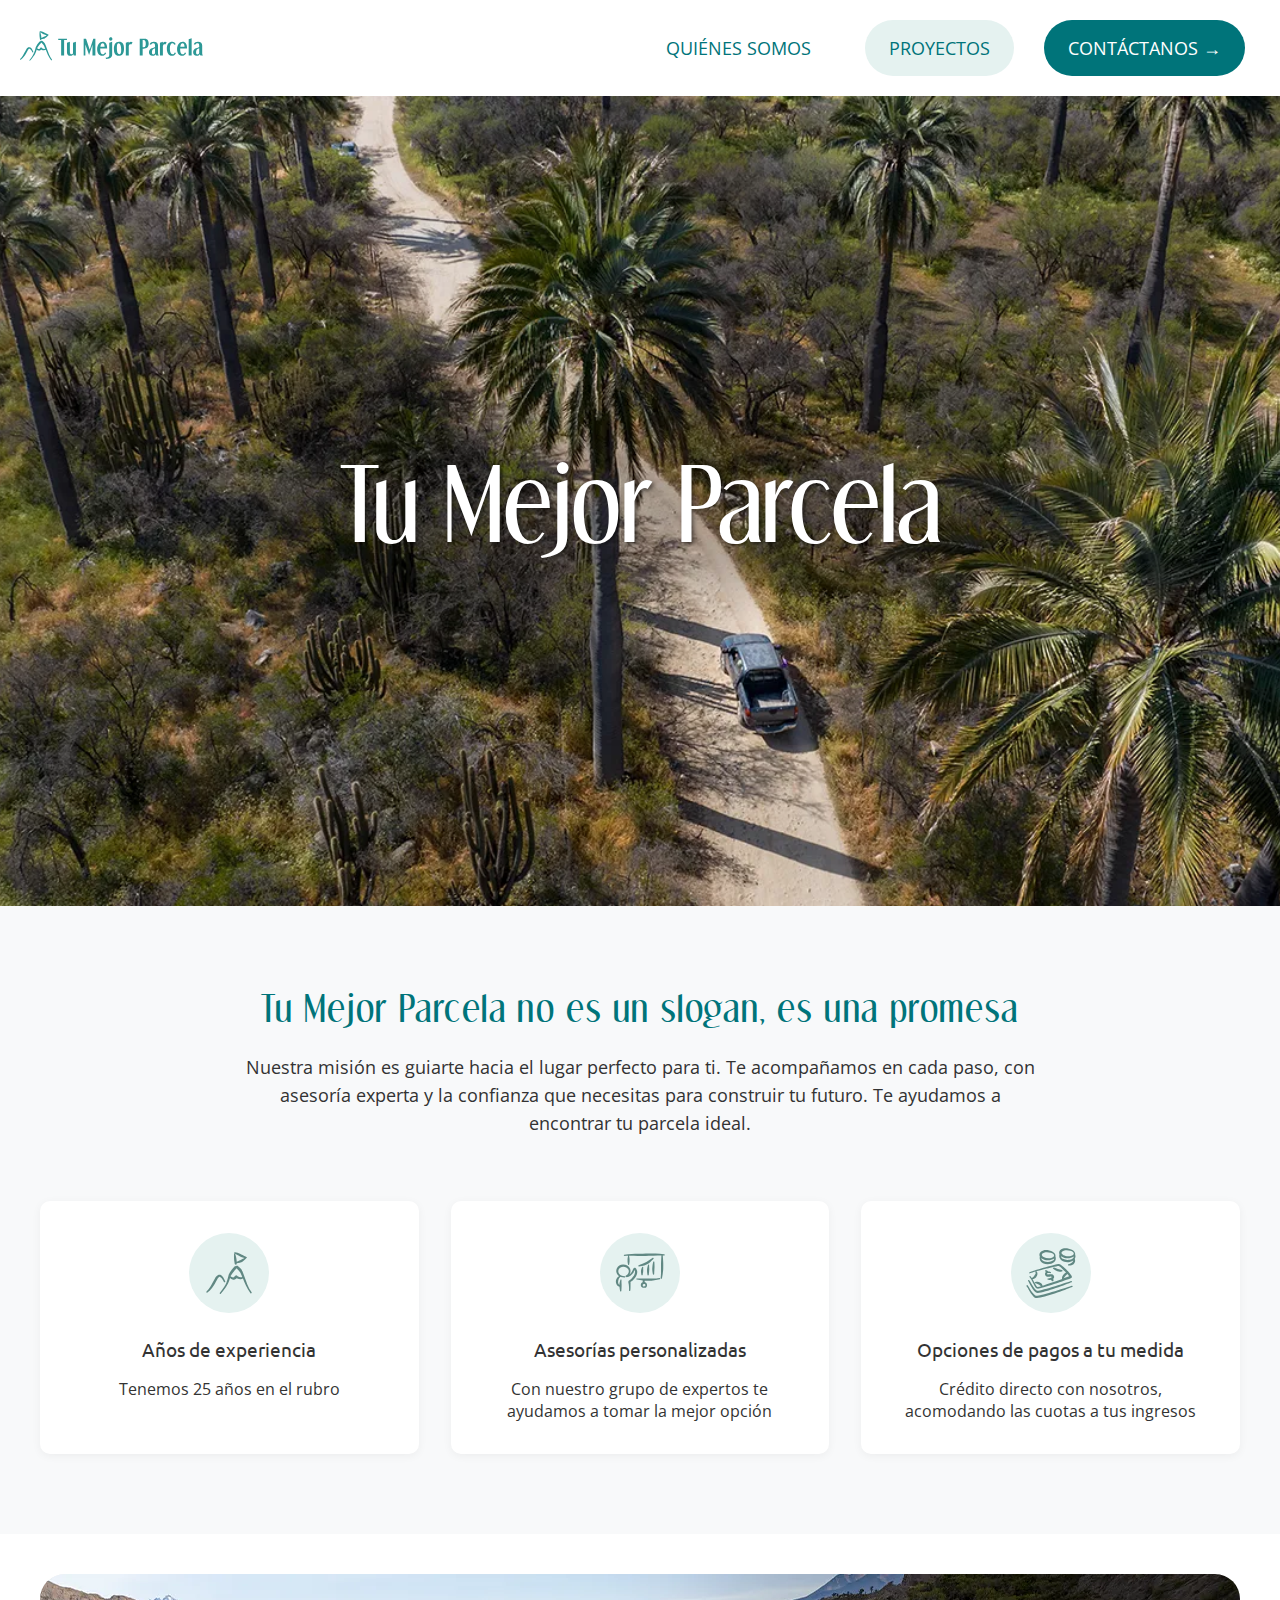
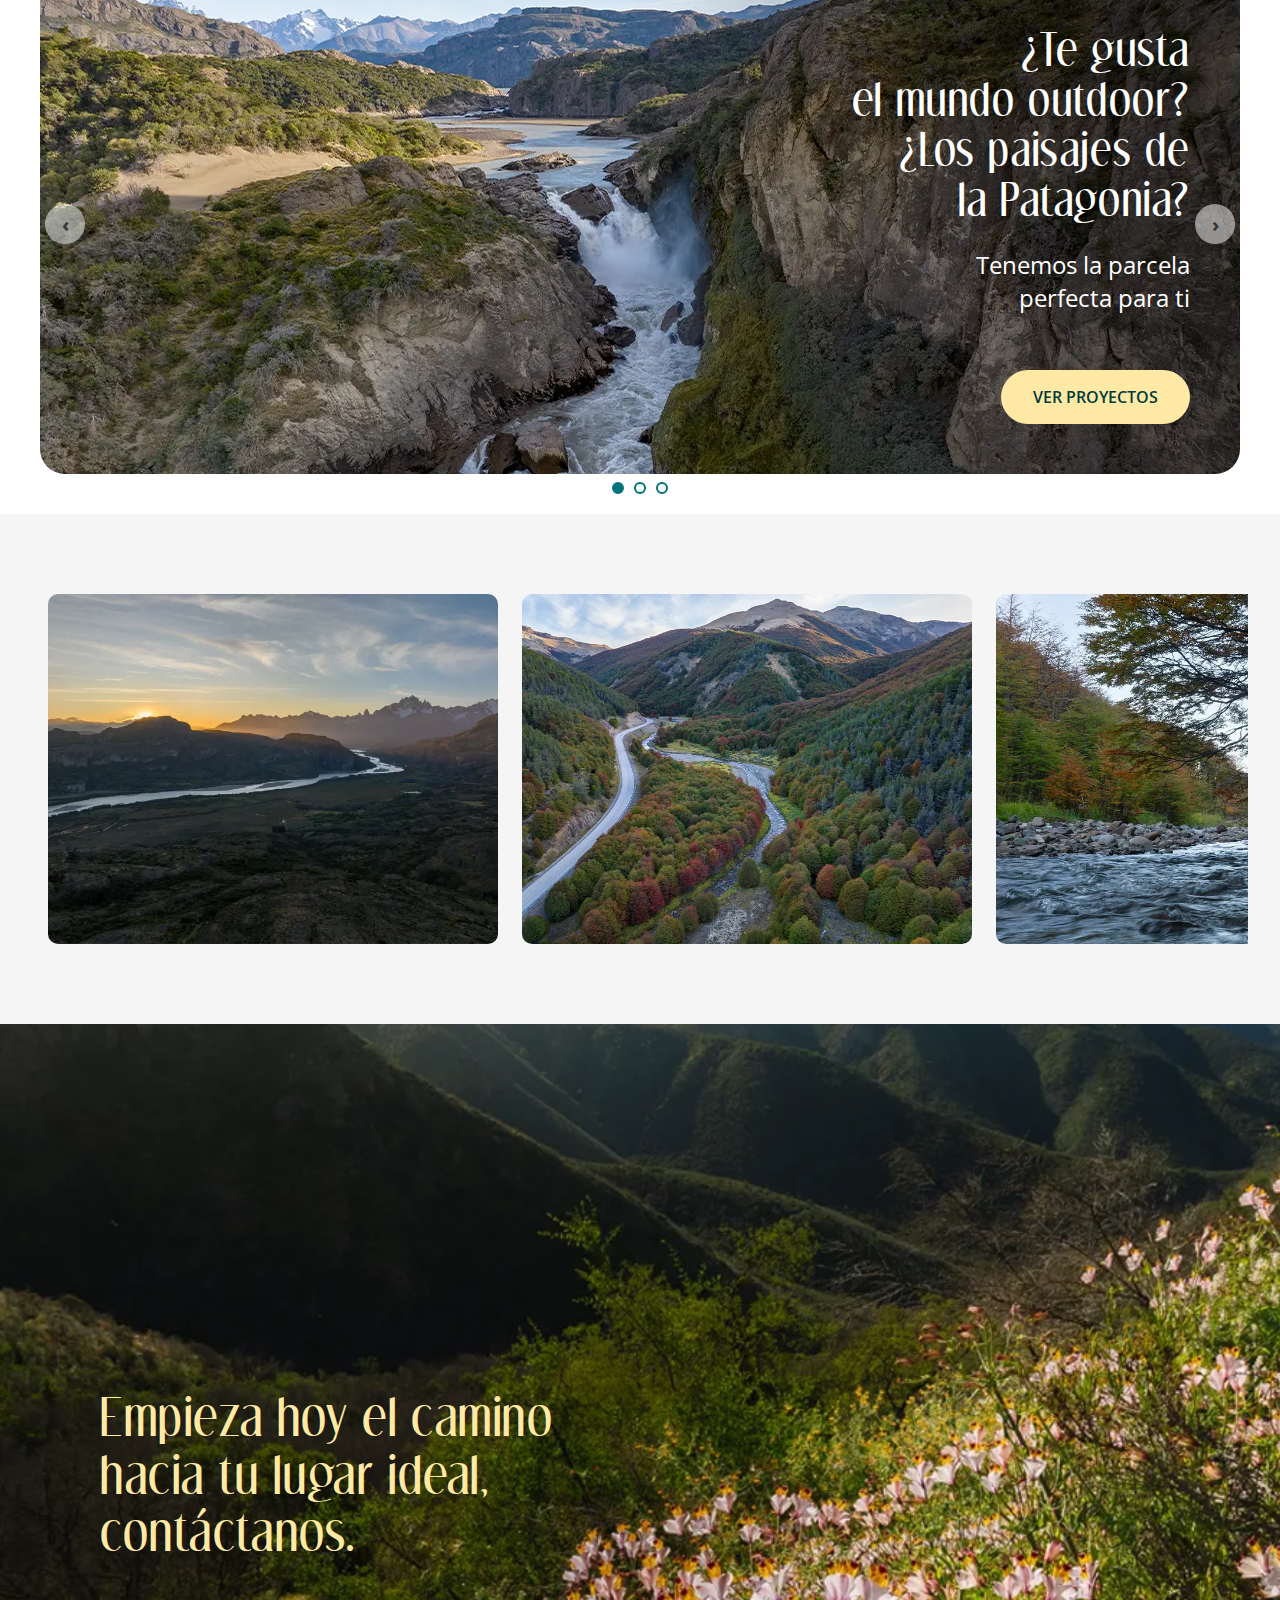
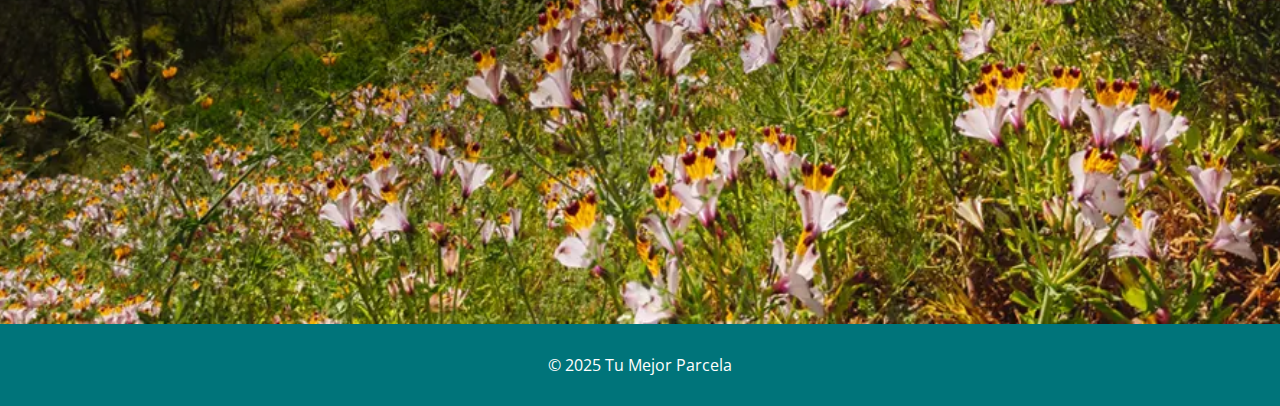
<file: index.html>
<!DOCTYPE html>
<html lang="es">
<head>
    <meta charset="UTF-8">
    <meta name="viewport" content="width=device-width, initial-scale=1.0">
    <title>Inicio | Tu Mejor Parcela</title>
    <meta name="description" content="Descubre un nuevo estilo de vida con Tu Mejor Parcela, donde podrás conectar con la naturaleza, disfrutar de la tranquilidad y construir el hogar de tus sueños. Con 25 años en el rubro, te ayudamos con asesoría experta y opciones de pago personalizadas para que encuentres tu parcela ideal. Ya sea un refugio de fin de semana, un lugar para vivir rodeado de naturaleza o una inversión a largo plazo, ¡tenemos la opción perfecta para ti! vive la experiencia que siempre soñaste.">
    <meta name="keywords" content="proyectos, terreno, sostenibilidad, parcelas, arquitectura, paisajismo, paisaje, estilo de vida, patagonia, chile, regiones, naturales, naturaleza, turismo, vida, hogar, inversión, plusvalía">
    <!-- Favicon -->
    <link href="assets/icons/parcela_icon.svg" rel="icon">
    <link rel="preconnect" href="https://fonts.googleapis.com">
    <link rel="preconnect" href="https://fonts.gstatic.com" crossorigin>
    <link href="https://fonts.googleapis.com/css2?family=Open+Sans:wght@300;400;500;600;700&display=swap" rel="stylesheet">
    <link href="https://fonts.googleapis.com/css2?family=Ubuntu&display=swap" rel="stylesheet">
    <link rel="stylesheet" href="assets/css/style.css">
    
</head>
<body>
    <nav class="navbar">
        <div class="logo">
            <a href="./index.html">
                <img src="assets/icons/logo.svg" alt="Logo">
            </a>
        </div>
    
        <!-- Checkbox para controlar el menú -->
        <input type="checkbox" class="menu-toggle" id="toggle-menu">
    
        <!-- Icono del menú (hamburguesa) -->
        <label for="toggle-menu" class="navbar-toggle">&#9776;</label>
    
        <!-- Enlaces del menú -->
        <div class="nav-links">
            <a href="./quienes-somos/index.html" class="nav-item">QUIÉNES SOMOS</a>
            <a href="./proyectos/index.html" class="nav-item proyectos">PROYECTOS</a>
            <a href="#contacto" class="nav-item contactanos">CONTÁCTANOS →</a>
        </div>
    </nav>

    <section class="hero">
        <div class="hero-content">
            <h1>Tu Mejor Parcela</h1>
        </div>
    </section>

    <section class="beneficios">
        <div class="beneficios-header">
            <h2>Tu Mejor Parcela no es un slogan, es una promesa</h2>
            <p>Nuestra misión es guiarte hacia el lugar perfecto para ti. Te acompañamos en cada paso, con asesoría experta y la confianza que necesitas para construir tu futuro. Te ayudamos a encontrar tu parcela ideal.</p>
        </div>
        
        <div class="beneficios-grid">
            <div class="beneficio-card">
                <div class="beneficio-icon">
                    <img src="assets/icons/experiencia.svg" alt="Experiencia">
                </div>
                <h3>Años de experiencia</h3>
                <p>Tenemos 25 años en el rubro</p>
            </div>

            <div class="beneficio-card">
                <div class="beneficio-icon">
                    <img src="assets/icons/asesorias.svg" alt="Asesoría">
                </div>
                <h3>Asesorías personalizadas</h3>
                <p>Con nuestro grupo de expertos te ayudamos a tomar la mejor opción</p>
            </div>

            <div class="beneficio-card">
                <div class="beneficio-icon">
                    <img src="assets/icons/pago.svg" alt="Pagos">
                </div>
                <h3>Opciones de pagos a tu medida</h3>
                <p>Crédito directo con nosotros, acomodando las cuotas a tus ingresos</p>
            </div>
        </div>
    </section>

    <section class="slider-section">
        <div class="slider">
            <button class="slider-arrow prev">‹</button>
            <button class="slider-arrow next">›</button>
            
            <div class="slider-container">
                <div class="slide active">
                    <div class="slide-wrapper">
                        <img src="assets/img/slides//terreno-parcela-slide1.webp" alt="Paisaje Patagonia">
                        <div class="slide-content">
                            <h2>¿Te gusta<br>el mundo outdoor?<br>¿Los paisajes de<br>la Patagonia?</h2>
                            <p>Tenemos la parcela<br>perfecta para ti</p>
                            <a href="./proyectos/index.html" class="btn-proyectos">VER PROYECTOS</a>
                        </div>
                    </div>
                </div>
                <div class="slide">
                    <div class="slide-wrapper">
                        <img src="assets/img/slides/terreno-parcela-slide2.webp" alt="Paisaje Patagonia">
                        <div class="slide-content">
                            <h2>¿Quieres<br>invertir?</h2>
                            <p>Tenemos la parcela<br>perfecta para ti</p>
                            <a href="./proyectos/index.html" class="btn-proyectos">VER PROYECTOS</a>
                        </div>
                    </div>
                </div>
                <div class="slide">
                    <div class="slide-wrapper">
                        <img src="assets/img/slides/terreno-parcela-slide3.webp" alt="Paisaje Patagonia">
                        <div class="slide-content">
                            <h2>¿Quieres la paz y la<br>tranquilidad de<br>vivir en medio de<br>la Naturaleza?</h2>
                            <p>Tenemos la parcela<br>perfecta para ti</p>
                            <a href="./proyectos/index.html" class="btn-proyectos">VER PROYECTOS</a>
                        </div>
                    </div>
                </div>
            </div>

            <div class="slider-dots">
                <span class="dot active" data-index="0"></span>
                <span class="dot" data-index="1"></span>
                <span class="dot" data-index="2"></span>
            </div>
        </div>
    </section>

    <section class="gallery">
        <div class="gallery-container">
            <div class="gallery-item">
                <img src="assets/img/gallery-inicio/gal-parcela-aysen-01.webp" alt="Imagen 1">
            </div>
            <div class="gallery-item">
                <img src="assets/img/gallery-inicio/gal-parcela-aysen-02.webp" alt="Imagen 2">
            </div>
            <div class="gallery-item">
                <img src="assets/img/gallery-inicio/gal-parcela-aysen-04.webp" alt="Imagen 4">
            </div>
            <div class="gallery-item">
                <img src="assets/img/gallery-inicio/gal-parcela-aysen-05.webp" alt="Imagen 5">
            </div>
            <div class="gallery-item">
                <img src="assets/img/gallery-inicio/gal-parcela-aysen-06.webp" alt="Imagen 6">
            </div>
            <div class="gallery-item">
                <img src="assets/img/gallery-inicio/gal-parcela-aysen-07.webp" alt="Imagen 7">
            </div>
            <div class="gallery-item">
                <img src="assets/img/gallery-inicio/gal-parcela-aysen-08.webp" alt="Imagen 8">
            </div>
            <div class="gallery-item">
                <img src="assets/img/gallery-inicio/gal-parcela-aysen-09.webp" alt="Imagen 9">
            </div>
        </div>
    </section>

    <section class="contacto" id="contacto">
        <div class="contacto-container">
            <div class="contacto-title">
                <h2>Empieza hoy el camino <br>hacia tu lugar ideal, contáctanos.</h2>
            </div>
            <div id="form-contacto">
                <div style="width:100%;height:500px;" data-fillout-id="1x6xWwqJ6Xus" data-fillout-embed-type="standard" data-fillout-inherit-parameters data-fillout-dynamic-resize></div>
                <script src="https://server.fillout.com/embed/v1/"></script>
            </div>
        </div>
    </section>

    <!-- Modal Open Photo -->
    <div id="modal" class="modal">
        <span class="close">&times;</span>
            <div class="modal-content">
                <button class="modal-arrow prev">‹</button>
                <img id="modal-img">
                <button class="modal-arrow next">›</button>
            </div>    
    </div>

    <script src="assets/js/scripts.js" defer></script>
   
    <footer>
        <p>&copy; 2025 Tu Mejor Parcela</p>
    </footer>
</body>
</html>
</file>
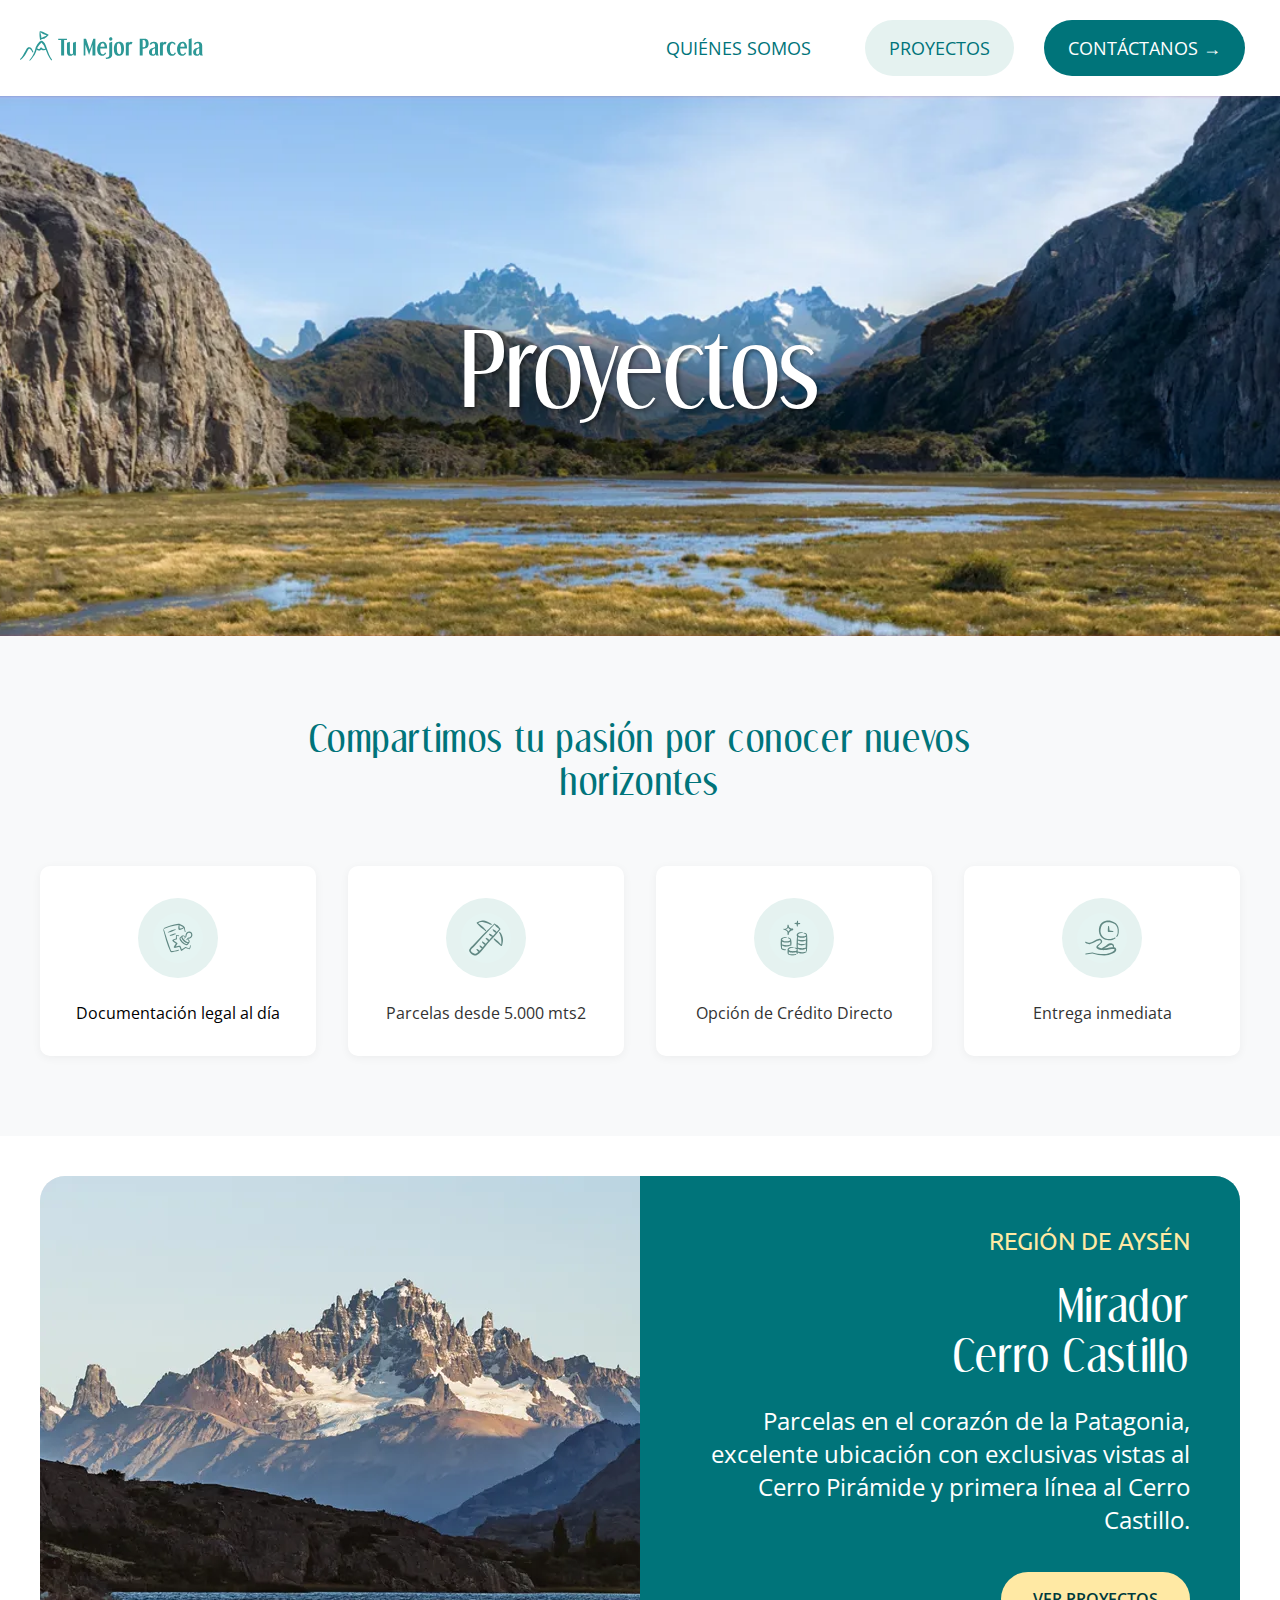
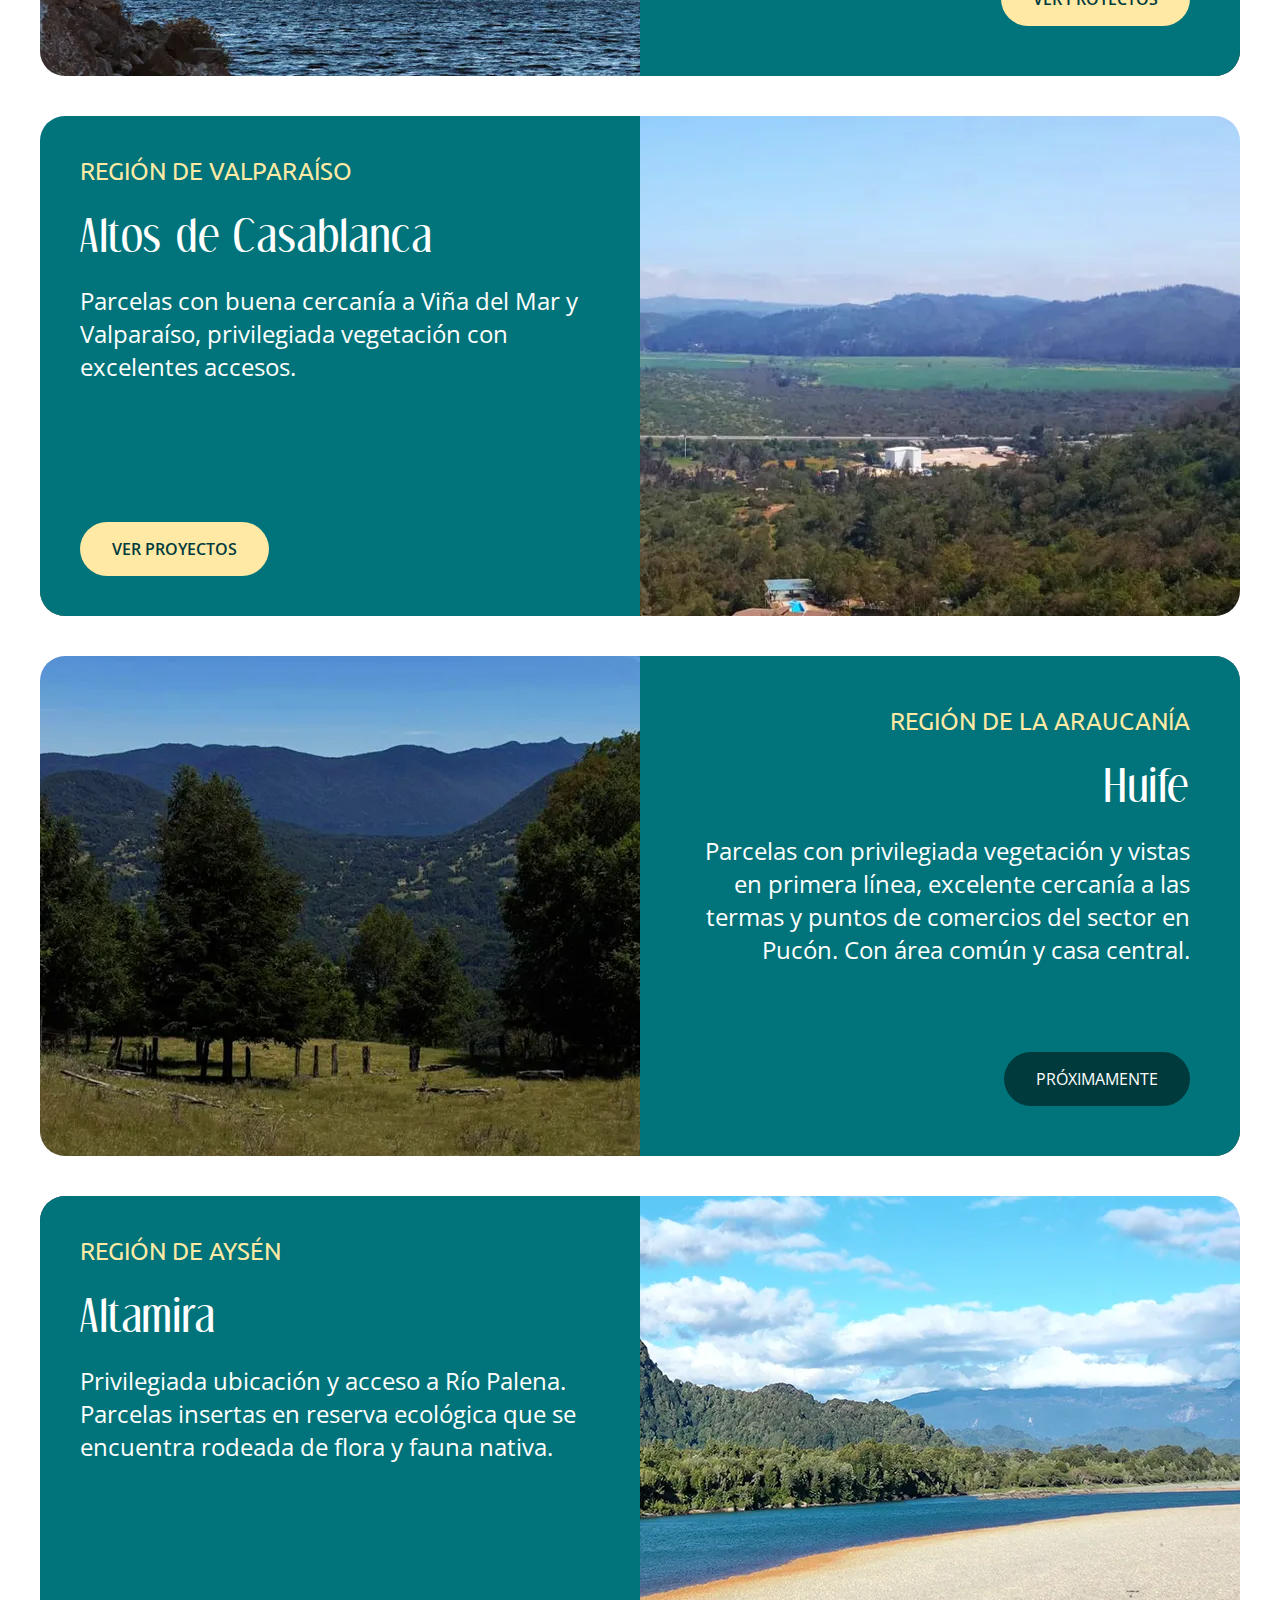
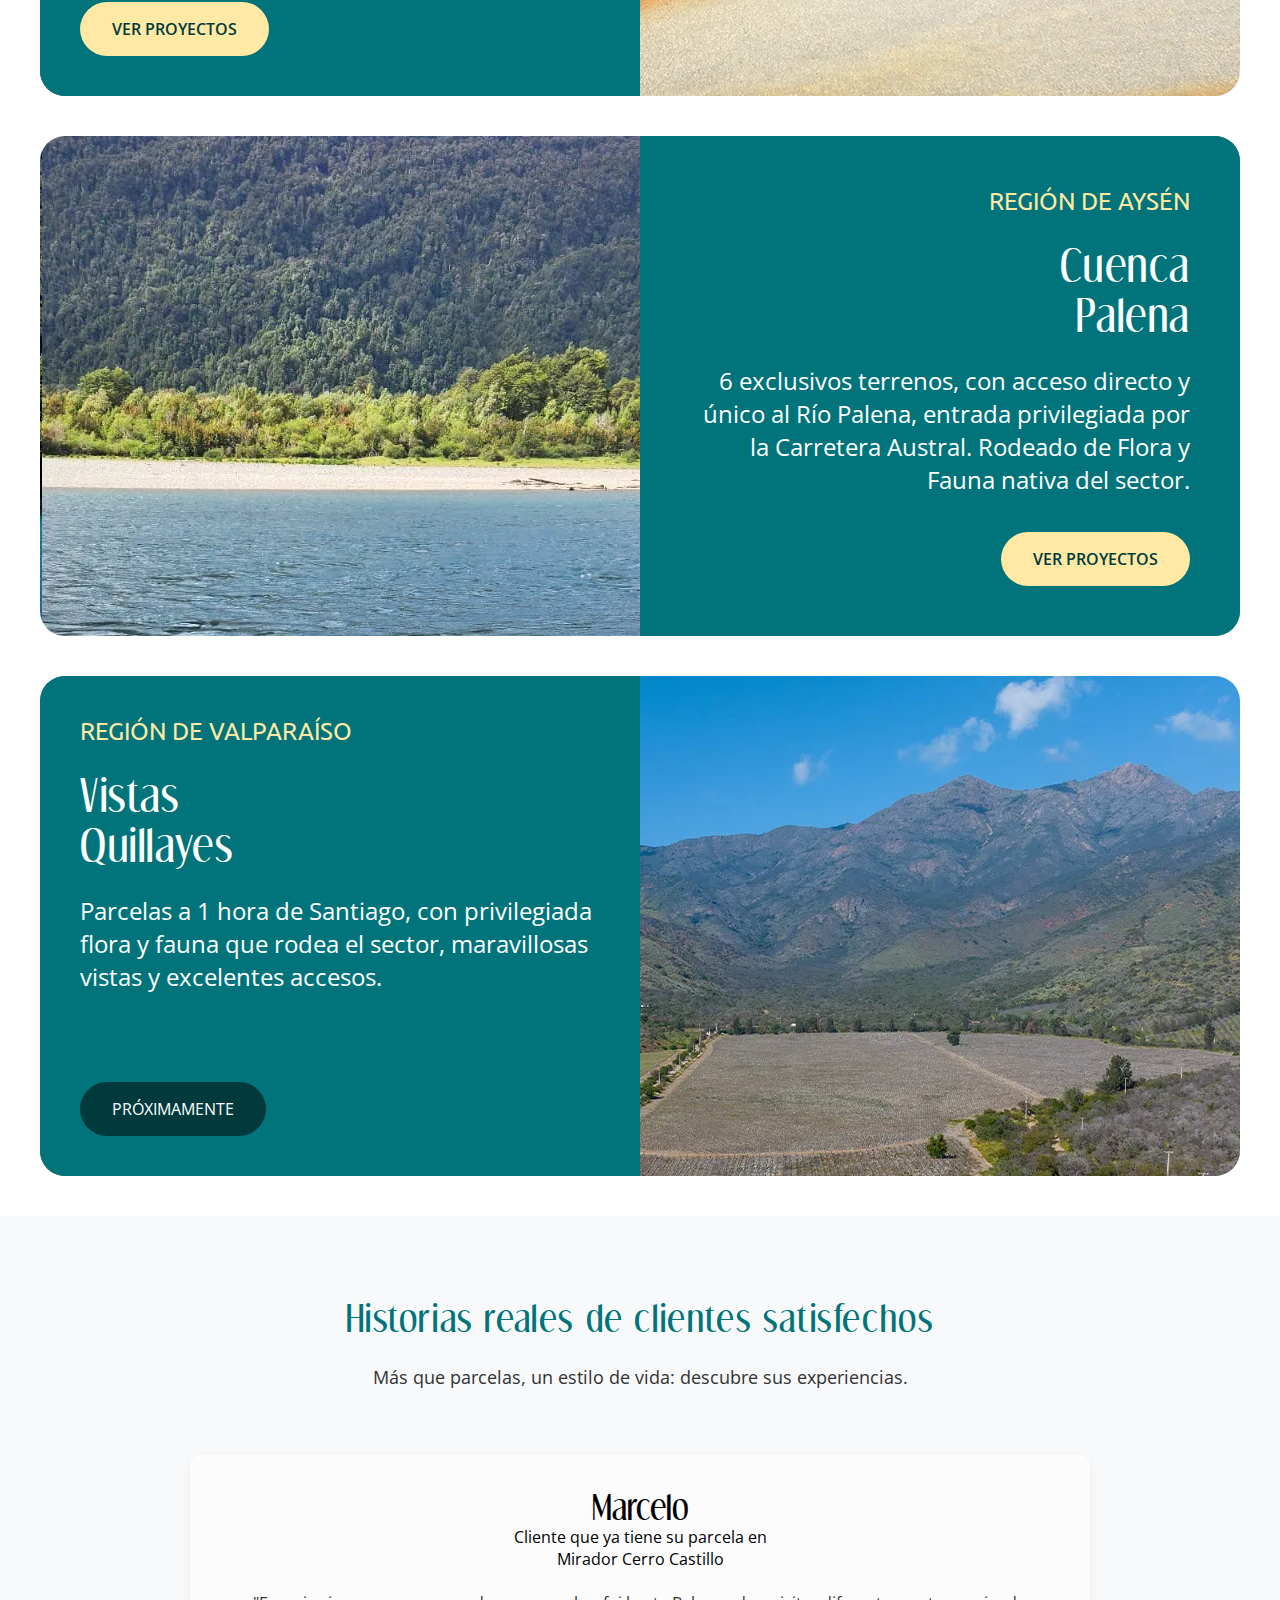
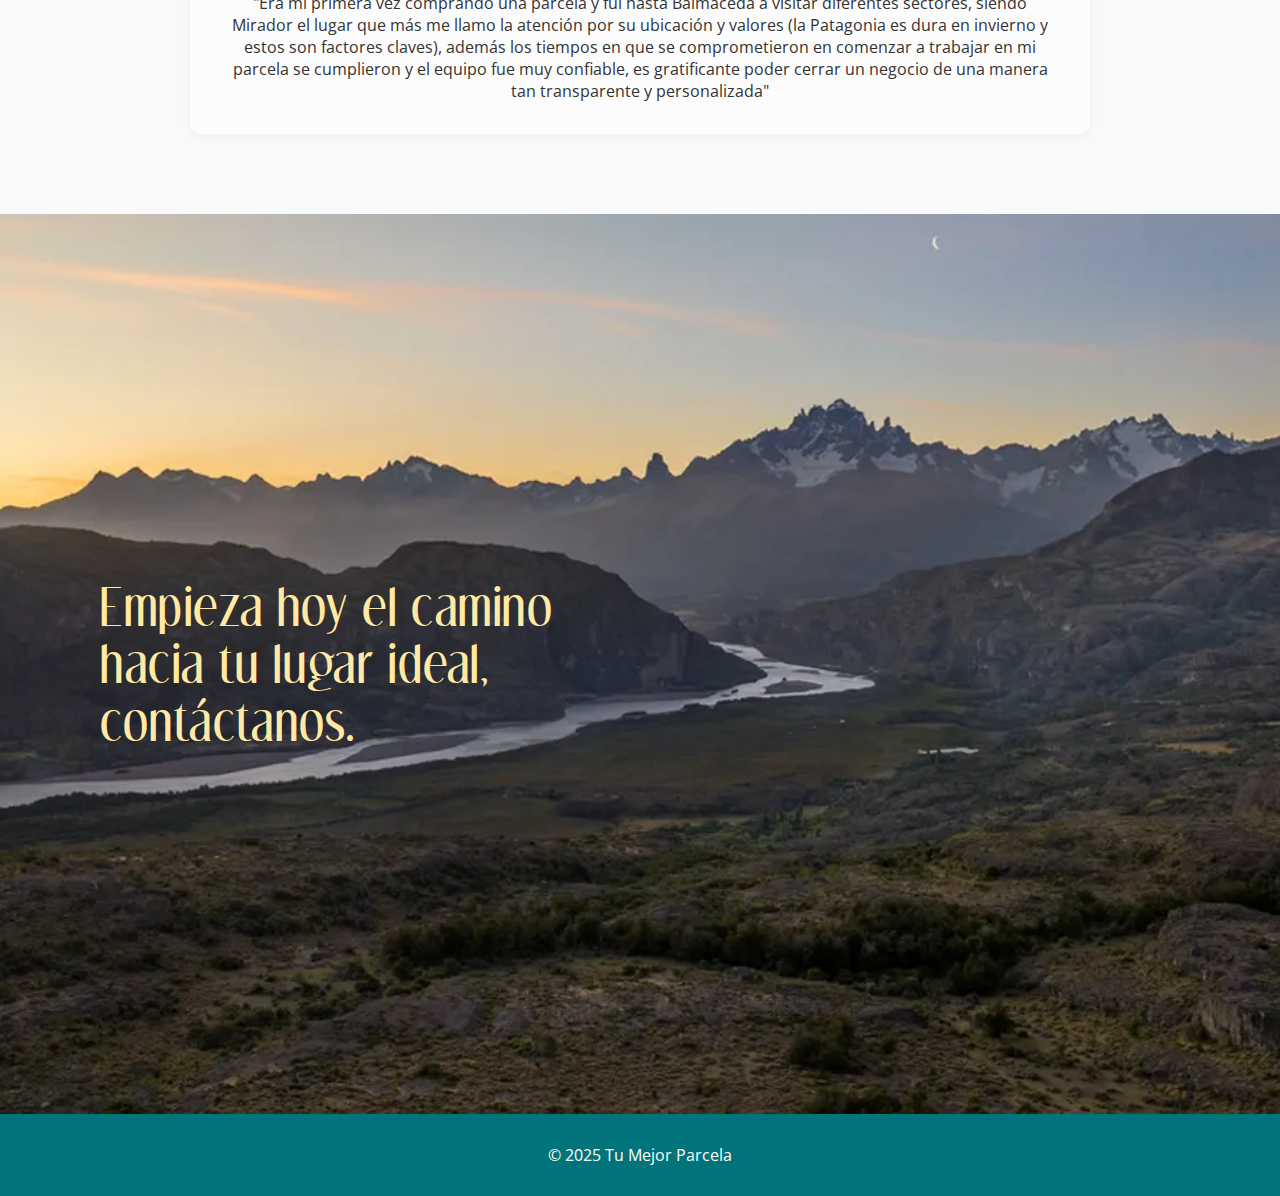
<file: proyectos/index.html>
<!DOCTYPE html>
<html lang="es">
<head>
    <meta charset="UTF-8">
    <meta name="viewport" content="width=device-width, initial-scale=1.0">
    <title>Proyectos | Tu Mejor Parcela</title>
    <meta name="description" content="Descubre un nuevo estilo de vida con Tu Mejor Parcela, donde podrás conectar con la naturaleza, disfrutar de la tranquilidad y construir el hogar de tus sueños. Con 25 años en el rubro, te ayudamos con asesoría experta y opciones de pago personalizadas para que encuentres tu parcela ideal. Ya sea un refugio de fin de semana, un lugar para vivir rodeado de naturaleza o una inversión a largo plazo, ¡tenemos la opción perfecta para ti! vive la experiencia que siempre soñaste.">
    <meta name="keywords" content="proyectos, terreno, sostenibilidad, parcelas, arquitectura, paisajismo, paisaje, estilo de vida, patagonia, chile, regiones, naturales, naturaleza, turismo, vida, hogar, inversión, plusvalía">
    <!-- Favicon -->
    <link href="../assets/icons/parcela_icon.svg" rel="icon">
    <link rel="preconnect" href="https://fonts.googleapis.com">
<link rel="preconnect" href="https://fonts.gstatic.com" crossorigin>
<link href="https://fonts.googleapis.com/css2?family=Open+Sans:wght@300;400;500;600;700&display=swap" rel="stylesheet">
<link href="https://fonts.googleapis.com/css2?family=Ubuntu&display=swap" rel="stylesheet">
    <link rel="stylesheet" href="../assets/css/style.css">
    
</head>
<body>

    <nav class="navbar">
        <div class="logo">
            <a href="../index.html">
            <img src="../assets/icons/logo.svg" alt="Logo">
            </a>
        </div>
        
        <!-- Checkbox para controlar el menú -->
        <input type="checkbox" class="menu-toggle" id="toggle-menu">
    
        <!-- Icono del menú (hamburguesa) -->
        <label for="toggle-menu" class="navbar-toggle">&#9776;</label>
        <div class="nav-links">
            <a href="../quienes-somos/index.html" class="nav-item">QUIÉNES SOMOS</a>
            <a href="./index.html" class="nav-item proyectos">PROYECTOS</a>
            <a href="#contacto" class="nav-item contactanos">CONTÁCTANOS →</a>
        </div>
    </nav>

    <section class="proyects general">
        <div class="proyects-content">
            <h1>Proyectos</h1>
        </div>
    </section>

    <section class="beneficios">
        <div class="beneficios-header"> 
            <h2>Compartimos tu pasión por conocer nuevos horizontes</h2>           
        </div>
        
        <div class="proyectos-grid">
            <div class="proyectos-card">
                <div class="beneficio-icon">
                    <img src="../assets/icons/documentacion.svg" alt="Experiencia">
                </div>
                <p>Documentación legal al día</p>
            </div>

            <div class="beneficio-card">
                <div class="beneficio-icon">
                    <img src="../assets/icons/mts2.svg" alt="Asesoría">
                </div>
                <p>Parcelas desde 5.000 mts2</p>
            </div>

            <div class="beneficio-card">
                <div class="beneficio-icon">
                    <img src="../assets/icons/credito.svg" alt="Pagos">
                </div>
                <p>Opción de Crédito Directo</p>
            </div>

            <div class="beneficio-card">
                <div class="beneficio-icon">
                    <img src="../assets/icons/entrega.svg" alt="Pagos">
                </div>
                <p>Entrega inmediata</p>
            </div>
        </div>
    </section>

    <section class="slider-section mis-cards">
        <div class="slider">  
            <div class="slider-container">
                <div class="slide active">
                    <div class="slide-wrapper">
                        <img src="../assets/img/slides/proyecto-parcela-1.webp" alt="Paisaje Patagonia">
                        <div class="slide-content">
                        <h3>REGIÓN DE AYSÉN</h3>
                            
                            <h2>Mirador<br>Cerro Castillo</h2>
                            <p>Parcelas en el corazón de la Patagonia, excelente ubicación con exclusivas vistas al Cerro Pirámide y primera línea al Cerro Castillo. </p>
                            <a href="mirador-cerro-castillo/index.html" class="btn-proyectos">VER PROYECTOS</a>
                        </div>
                    </div>
                </div>
            </div>
        </div>
    </section>

    <section class="slider-section mis-cards">
        <div class="slider">  
            <div class="slider-container">
                <div class="slide active">
                    <div class="slide-wrapper">
                        <img src="../assets/img/slides/proyecto-parcela-2.webp" alt="Paisaje Patagonia">
                        <div class="slide-content slide-content-left">
                            <h3>REGIÓN DE VALPARAÍSO</h3>
                            <h2>Altos de Casablanca</h2>
                            <p>Parcelas con buena cercanía a Viña del Mar y Valparaíso, privilegiada vegetación con excelentes accesos.</p>
                            <a href="altos-de-casablanca/index.html" class="btn-proyectos" style="display: inline-block; align-self: baseline;">VER PROYECTOS</a>
                        </div>
                    </div>
                </div>
            </div>
        </div>
    </section>

    <section class="slider-section mis-cards">
        <div class="slider">
            <div class="slider-container">
                <div class="slide active">
                    <div class="slide-wrapper">
                        <img src="../assets/img/slides/proyecto-parcela-3.webp" alt="Paisaje Patagonia">
                        <div class="slide-content">
                            <h3>REGIÓN DE LA ARAUCANÍA</h3>
                            <h2>Huife</h2>
                            <p>Parcelas con privilegiada vegetación y vistas en primera línea, excelente cercanía a las termas y puntos de comercios del sector en Pucón. Con área común y casa central.</p>
                            <a href="#" class="btn-proximos">PRÓXIMAMENTE</a>
                        </div>      <!-- Modal that appears on hover or click -->
                        <div class="overlay-proximo">
                            <div class="modal-content-left">
                                <h1>Estamos preparando un nuevo proyecto para ti</h1>
                              
                                <p>Nuevas parcelas, nuevos aires.</p> 
                                <p>Queremos que tengas más opciones donde elegir y conectarte con la tierra que te ayudará a dar un paso más. </p> 
                            </div>
                            <div class="modal-content-right">
                                <a class="btn-primary-modal">PRÓXIMAMENTE</a>
                            </div>
                        </div>
                    </div>
                </div>
            </div>
        </div>
    </section>

    <section class="slider-section mis-cards">
        <div class="slider">  
            <div class="slider-container">
                <div class="slide active">
                    <div class="slide-wrapper">
                        <img src="../assets/img/slides/proyecto-parcela-4.webp" alt="Paisaje Patagonia">
                        <div class="slide-content slide-content-left">
                            <h3>REGIÓN DE AYSÉN</h3>
                            <h2>Altamira</h2>
                            <p>Privilegiada ubicación y acceso a Río Palena. Parcelas insertas en reserva ecológica que se encuentra rodeada de flora y fauna nativa. </p>
                            <a href="altamira/index.html" class="btn-proyectos"  style="display: inline-block; align-self: baseline;">VER PROYECTOS</a>
                        </div>
                    </div>
                </div>
            </div>
        </div>
    </section>

    <section class="slider-section mis-cards">
        <div class="slider">  
            <div class="slider-container">
                <div class="slide active">
                    <div class="slide-wrapper">
                        <img src="../assets/img/slides/proyecto-parcela-5.webp" alt="Paisaje Patagonia">
                        <div class="slide-content">
                            <h3>REGIÓN DE AYSÉN</h3>
                            <h2>Cuenca <br> Palena</h2>
                            <p>6 exclusivos terrenos, con acceso directo y único al Río Palena, entrada privilegiada por la Carretera Austral. Rodeado de Flora y Fauna nativa del sector.</p>
                            <a href="cuenca-palena/index.html" class="btn-proyectos">VER PROYECTOS</a>
                        </div>
                    </div>
                </div>
            </div>
        </div>
    </section>

    <section class="slider-section mis-cards">
        <div class="slider">  
            <div class="slider-container">
                <div class="slide active">
                    <div class="slide-wrapper">
                        <img src="../assets/img/slides/proyecto-parcela-6.webp" alt="Paisaje Patagonia">
                        <div class="slide-content slide-content-left">
                            <h3>REGIÓN DE VALPARAÍSO</h3>
                            <h2>Vistas<br> Quillayes</h2>
                            <p>Parcelas a 1 hora de Santiago, con privilegiada flora y fauna que rodea el sector, maravillosas vistas y excelentes accesos. </p>
                            <a href="" class="btn-proximos btn-proximos-left">PRÓXIMAMENTE</a>
                        </div>      <!-- Modal that appears on hover or click -->
                        <div class="overlay-proximo">
                            <div class="modal-content-left">
                                <h1>Estamos preparando un nuevo proyecto para ti</h1>
                              
                                <p>Nuevas parcelas, nuevos aires.</p> 
                                <p>Queremos que tengas más opciones donde elegir y conectarte con la tierra que te ayudará a dar un paso más. </p> 
                            </div>
                            <div class="modal-content-right">
                                <a class="btn-primary-modal">PRÓXIMAMENTE</a>
                            </div>
                        </div>
                    </div>
                </div>
            </div>
        </div>
    </section>

    <section class="testimonios">
        <div class="testimonios-header">
            <h2>Historias reales de clientes satisfechos</h2>
            <p>Más que parcelas, un estilo de vida: descubre sus experiencias.</p>
        </div>
                <div class="testimonio-card">
                    <h1>Marcelo</h1>
                    <h4>Cliente que ya tiene su parcela en <br>Mirador Cerro Castillo</h4>
                        <br>
                    <p> "Era mi primera vez comprando una parcela y fui hasta Balmaceda a visitar diferentes sectores, siendo Mirador el lugar que más me llamo la atención por su ubicación y valores (la Patagonia es dura en invierno y estos son factores claves), además los tiempos en que se comprometieron en comenzar a trabajar en mi parcela se cumplieron y el equipo fue muy confiable, es gratificante poder cerrar un negocio de una manera tan transparente y personalizada"</p>
                </div>
    </section>

    <section class="contacto" id="contacto" style="background-image: url(../assets/img/contact/proyecto_contacto.webp);">
        <div class="contacto-container">
            <div class="contacto-title">
                <h2>Empieza hoy el camino <br>hacia tu lugar ideal, contáctanos.</h2>
            </div>
            <div id="form-contacto">
                <div style="width:100%;height:500px;" data-fillout-id="1x6xWwqJ6Xus" data-fillout-embed-type="standard" data-fillout-inherit-parameters data-fillout-dynamic-resize></div>
                <script src="https://server.fillout.com/embed/v1/"></script>
            </div>
        </div>
    </section>

    <link rel="stylesheet" href="../assets/css/overlay.css">
    <script  src="../assets/js/overlay.js" defer></script>

    <footer class="footer">
        <p>&copy; 2025 Tu Mejor Parcela</p>
    </footer>
</body>
</html>
</file>
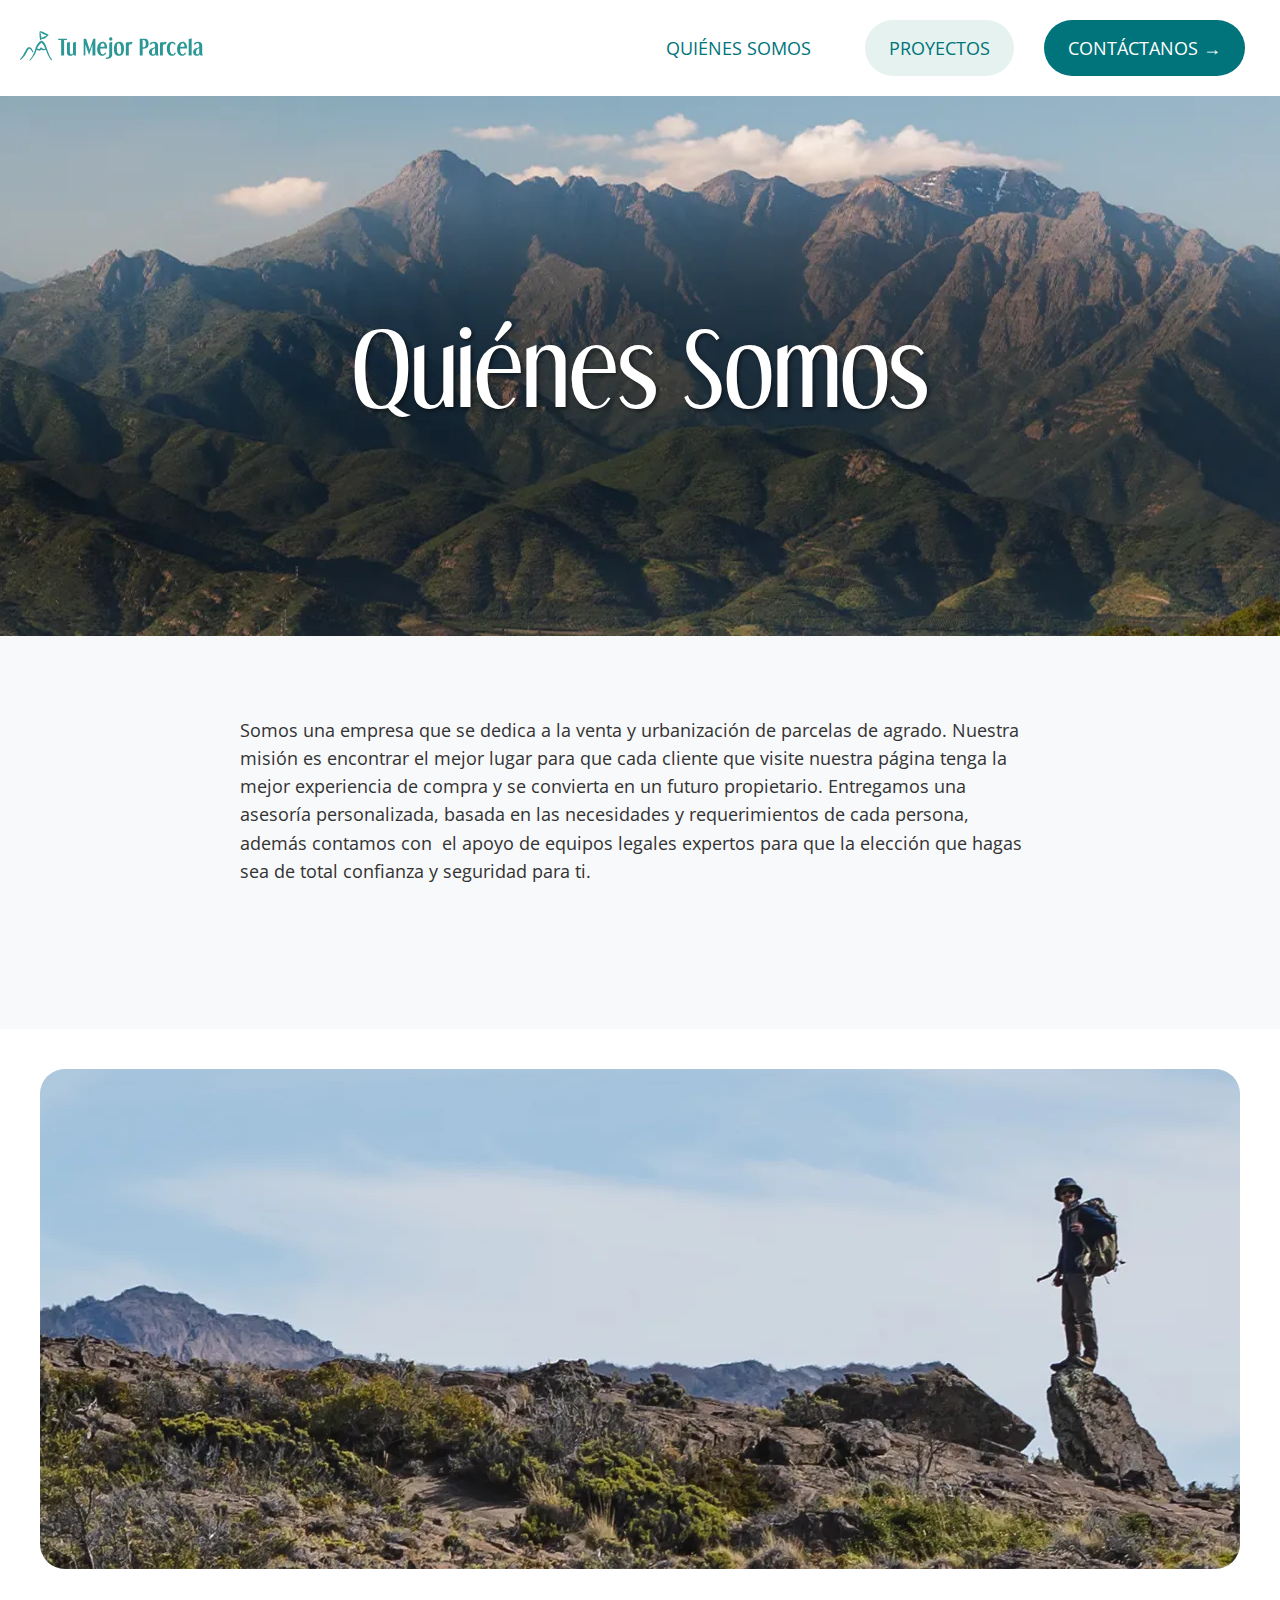
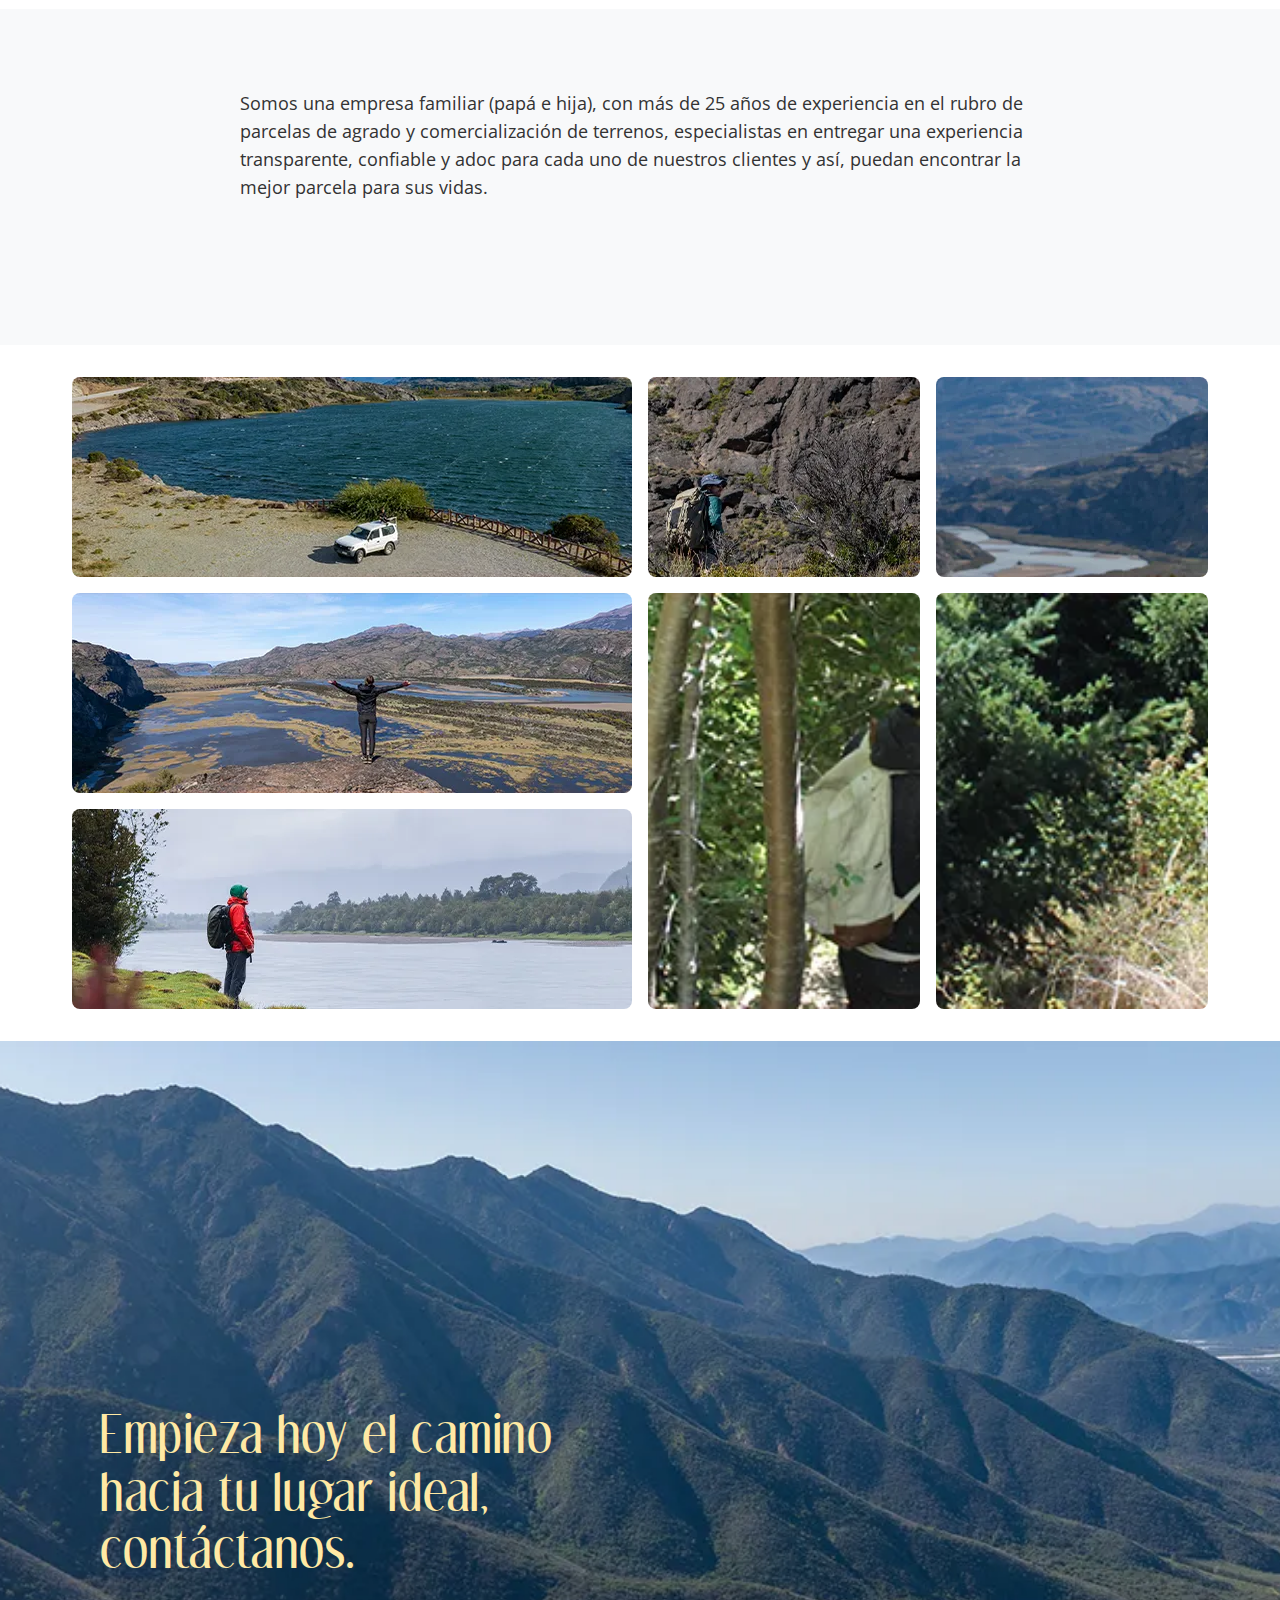
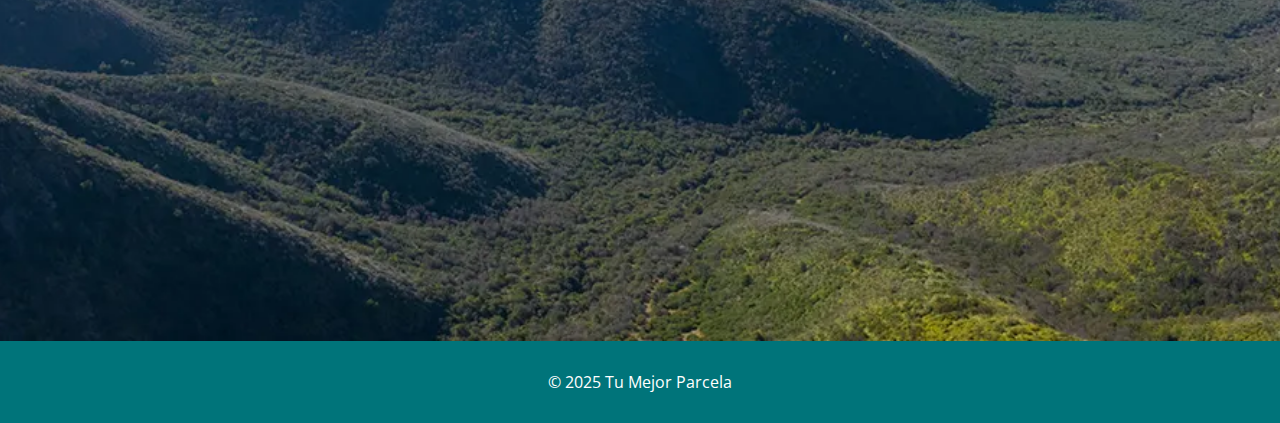
<file: quienes-somos/index.html>
<!DOCTYPE html>
<html lang="es">
<head>
    <meta charset="UTF-8">
    <meta name="viewport" content="width=device-width, initial-scale=1.0">
    <title>Quiénes Somos | Tu Mejor Parcela</title>
    <meta name="description" content="Descubre un nuevo estilo de vida con Tu Mejor Parcela, donde podrás conectar con la naturaleza, disfrutar de la tranquilidad y construir el hogar de tus sueños. Con 25 años en el rubro, te ayudamos con asesoría experta y opciones de pago personalizadas para que encuentres tu parcela ideal. Ya sea un refugio de fin de semana, un lugar para vivir rodeado de naturaleza o una inversión a largo plazo, ¡tenemos la opción perfecta para ti! vive la experiencia que siempre soñaste.">
    <meta name="keywords" content="proyectos, terreno, sostenibilidad, parcelas, arquitectura, paisajismo, paisaje, estilo de vida, patagonia, chile, regiones, naturales, naturaleza, turismo, vida, hogar, inversión, plusvalía">
     <!-- Favicon -->
     <link href="../assets/icons/parcela_icon.svg" rel="icon">
     <link rel="preconnect" href="https://fonts.googleapis.com">
<link rel="preconnect" href="https://fonts.gstatic.com" crossorigin>
<link href="https://fonts.googleapis.com/css2?family=Open+Sans:wght@300;400;500;600;700&display=swap" rel="stylesheet">
<link href="https://fonts.googleapis.com/css2?family=Ubuntu&display=swap" rel="stylesheet">
    <link rel="stylesheet" href="../assets/css/style.css">
    
</head>
<body>
    <nav class="navbar">

        <div class="logo">
            <a href="../index.html">
            <img src="../assets/icons/logo.svg" alt="Logo">
            </a>
        </div>
        
        <!-- Checkbox para controlar el menú -->
        <input type="checkbox" class="menu-toggle" id="toggle-menu">
    
        <!-- Icono del menú (hamburguesa) -->
        <label for="toggle-menu" class="navbar-toggle">&#9776;</label>

        <div class="nav-links">
            <a href="./index.html" class="nav-item">QUIÉNES SOMOS</a>
            <a href="../proyectos/index.html" class="nav-item proyectos">PROYECTOS</a>
            <a href="#contacto" class="nav-item contactanos">CONTÁCTANOS →</a>
        </div>
    </nav>

    <section class="quienes-somos">
        <div class="quienes-somos-content">
            <h1>Quiénes Somos</h1>
        </div>
    </section>

    <section class="beneficios">
        <div class="beneficios-header">
            <p style="text-align: left;">Somos una empresa que se dedica a la venta y urbanización de parcelas de agrado. Nuestra misión es encontrar el mejor lugar para que cada cliente que visite nuestra página tenga la mejor experiencia de compra y se convierta en un futuro propietario. Entregamos una asesoría personalizada, basada en las necesidades y requerimientos de cada persona, además contamos con  el apoyo de equipos legales expertos para que la elección que hagas sea de total confianza y seguridad para ti.</p>
        </div>  
    </section>

    <section class="slider-section">
        <div class="slider">
            <div class="slider-container">
                <div class="slide active">
                  
                        <img src="../assets/img/nosotros/somos-parcela-palena-00.webp" 
                        srcset="../assets/img/nosotros/somos-parcela-00-movil.webp 441w, 
                        ../assets/img/nosotros/somos-parcela-palena-00.webp 1200w" alt="Paisaje Patagonia">
                    
                </div>
            </div>
        </div>
    </section>

    <section class="beneficios">
        <div class="beneficios-header">
            <p style="text-align: left;">Somos una empresa familiar (papá e hija), con más de 25 años de experiencia en el rubro de parcelas de agrado y comercialización de terrenos, especialistas en entregar una experiencia transparente, confiable y adoc para cada uno de nuestros clientes y así, puedan encontrar la mejor parcela para sus vidas.</p>
        </div>
    </section>

    <section class="cust-gallery">
        <div class="cust-gallery-grid">
            <div class="cust-gallery-item wide"><img src="../assets/img/nosotros/somos-parcela-palena-08.webp" 
                srcset=" ../assets/img/nosotros/somos-parcela-palena-08.webp 560w,
                ../assets/img/nosotros/somos-parcela-08-716.webp 716w" alt="Imagen 8"></div>
            <div class="cust-gallery-item item"><img src="../assets/img/nosotros/somos-parcela-04-416.webp" 
                srcset="../assets/img/nosotros/somos-parcela-04-416.webp 416w,
                ../assets/img/nosotros/somos-parcela-04-716.webp 716w" alt="Imagen 4"></div>
            <div class="cust-gallery-item item"><img src="../assets/img/nosotros/somos-parcela-aysen-05.webp" 
                srcset="../assets/img/nosotros/somos-parcela-aysen-05.webp 272w,
                ../assets/img/nosotros/somos-parcela-05-416.webp 416w,
                ../assets/img/nosotros/somos-parcela-05-716.webp 716w" alt="Imagen 5"></div>
            <div class="cust-gallery-item wide"><img src="../assets/img/nosotros/somos-parcela-aysen-06.webp" 
                srcset="../assets/img/nosotros/somos-parcela-aysen-06.webp 560w,
                ../assets/img/nosotros/somos-parcela-06-716.webp 716w" alt="Imagen 6"></div>
            <div class="cust-gallery-item tall"><img src="../assets/img/nosotros/somos-parcela-aysen-07.webp"
                srcset="../assets/img/nosotros/somos-parcela-aysen-07.webp 272w,
                ../assets/img/nosotros/somos-parcela-07-416.webp 416w,
                ../assets/img/nosotros/somos-parcela-07-716.webp 716w" alt="Imagen 7"></div>
            <div class="cust-gallery-item tall"><img src="../assets/img/nosotros/somos-parcela-palena-03.webp"
                srcset="../assets/img/nosotros/somos-parcela-palena-03.webp 272w,
                ../assets/img/nosotros/somos-parcela-03-416.webp 416w,
                ../assets/img/nosotros/somos-parcela-03-716.webp 716w" alt="Imagen 3"></div>
            <div class="cust-gallery-item wide"><img src="../assets/img/nosotros/somos-parcela-palena-09.webp 560w" 
                srcset="../assets/img/nosotros/somos-parcela-09-416.webp 416w, 
                ../assets/img/nosotros/somos-parcela-palena-09.webp 560w,
                ../assets/img/nosotros/somos-parcela-09-716.webp 716w" alt="Imagen 9"></div>
        </div>
    </section>
    
    <section class="contacto" id="contacto" style="background-image: url(../assets/img/contact/somos_contacto.webp);">
        <div class="contacto-container">
            <div class="contacto-title">
                <h2>Empieza hoy el camino <br>hacia tu lugar ideal, contáctanos.</h2>
            </div>
            <div id="form-contacto">
                <div style="width:100%;height:500px;" data-fillout-id="1x6xWwqJ6Xus" data-fillout-embed-type="standard" data-fillout-inherit-parameters data-fillout-dynamic-resize></div>
                <script src="https://server.fillout.com/embed/v1/"></script>
            </div>
        </div>
    </section>

     <!-- Modal Open Photo -->
     <div id="modal" class="modal">
        <span class="close">&times;</span>
        <img class="modal-content" id="modal-img">
    </div>

    
    <footer class="footer">
        <p>&copy; 2025 Tu Mejor Parcela</p>
    </footer>
</body>
</html>
</file>
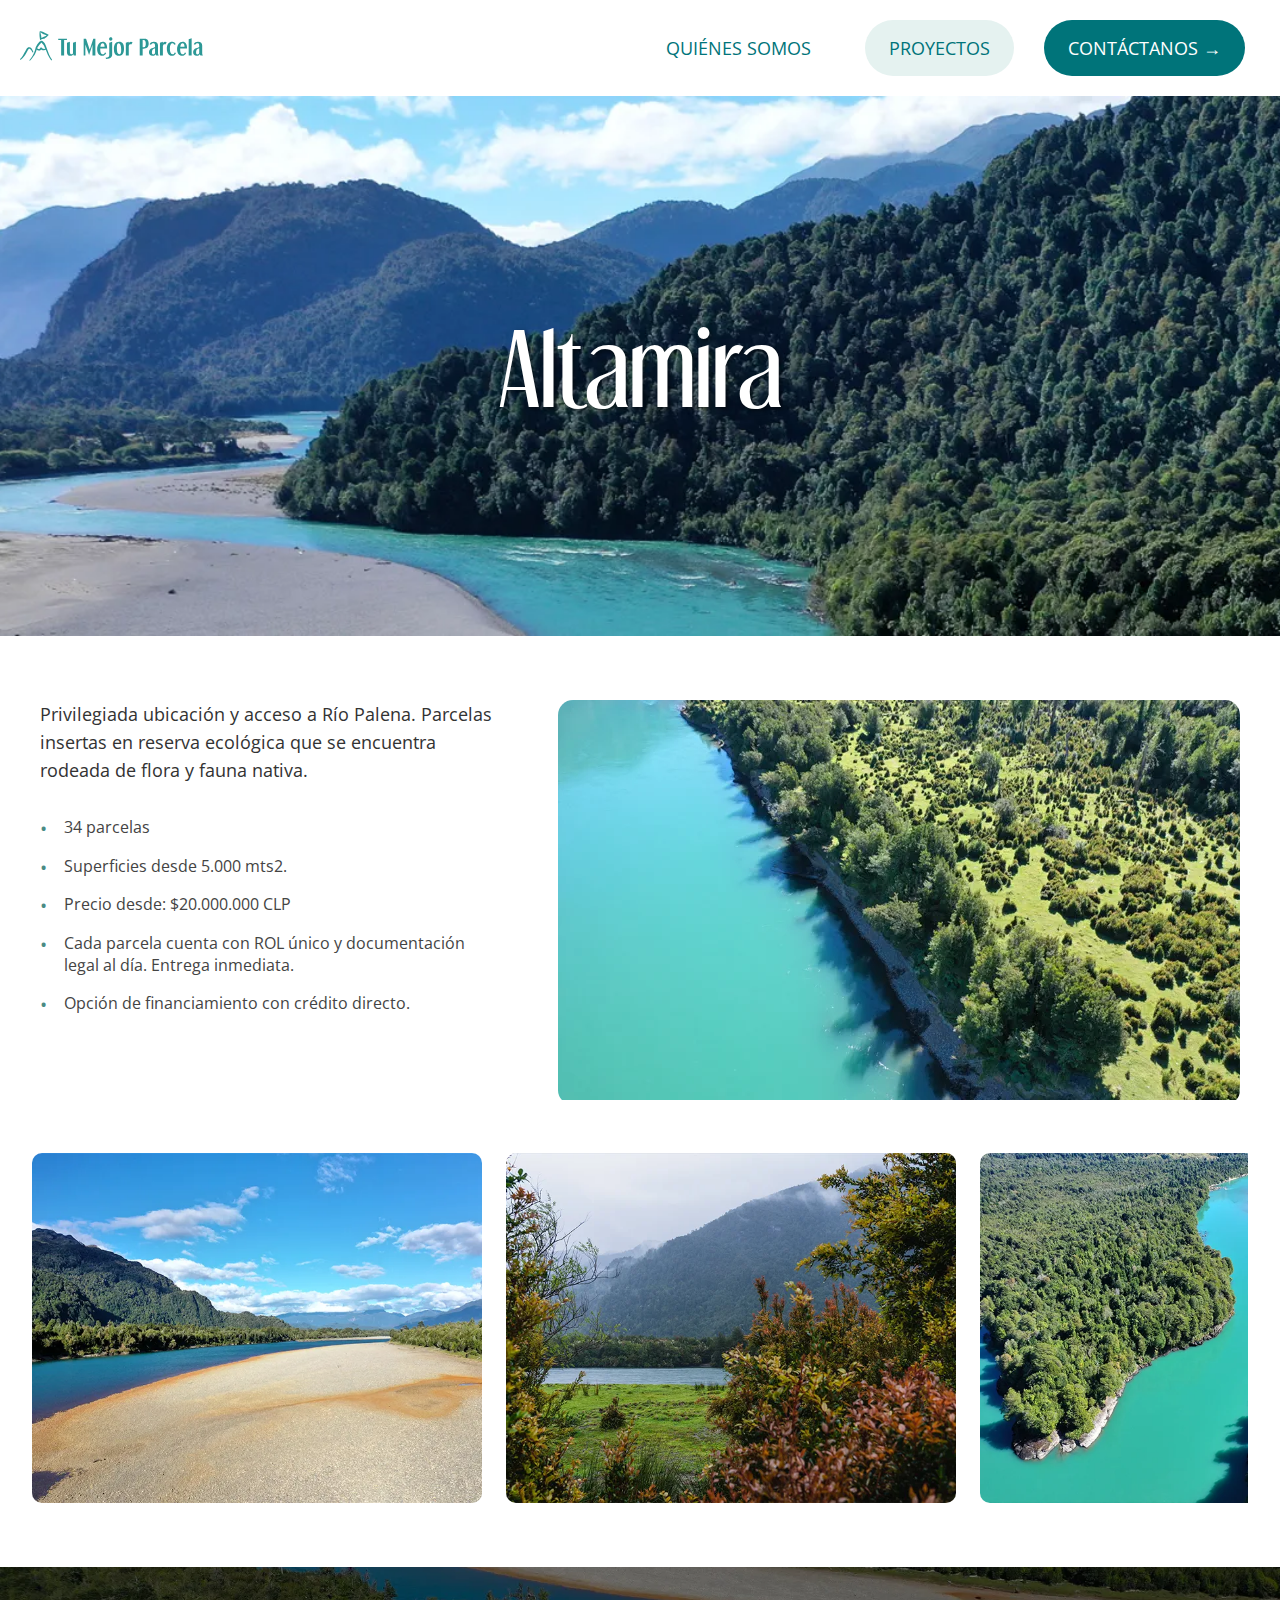
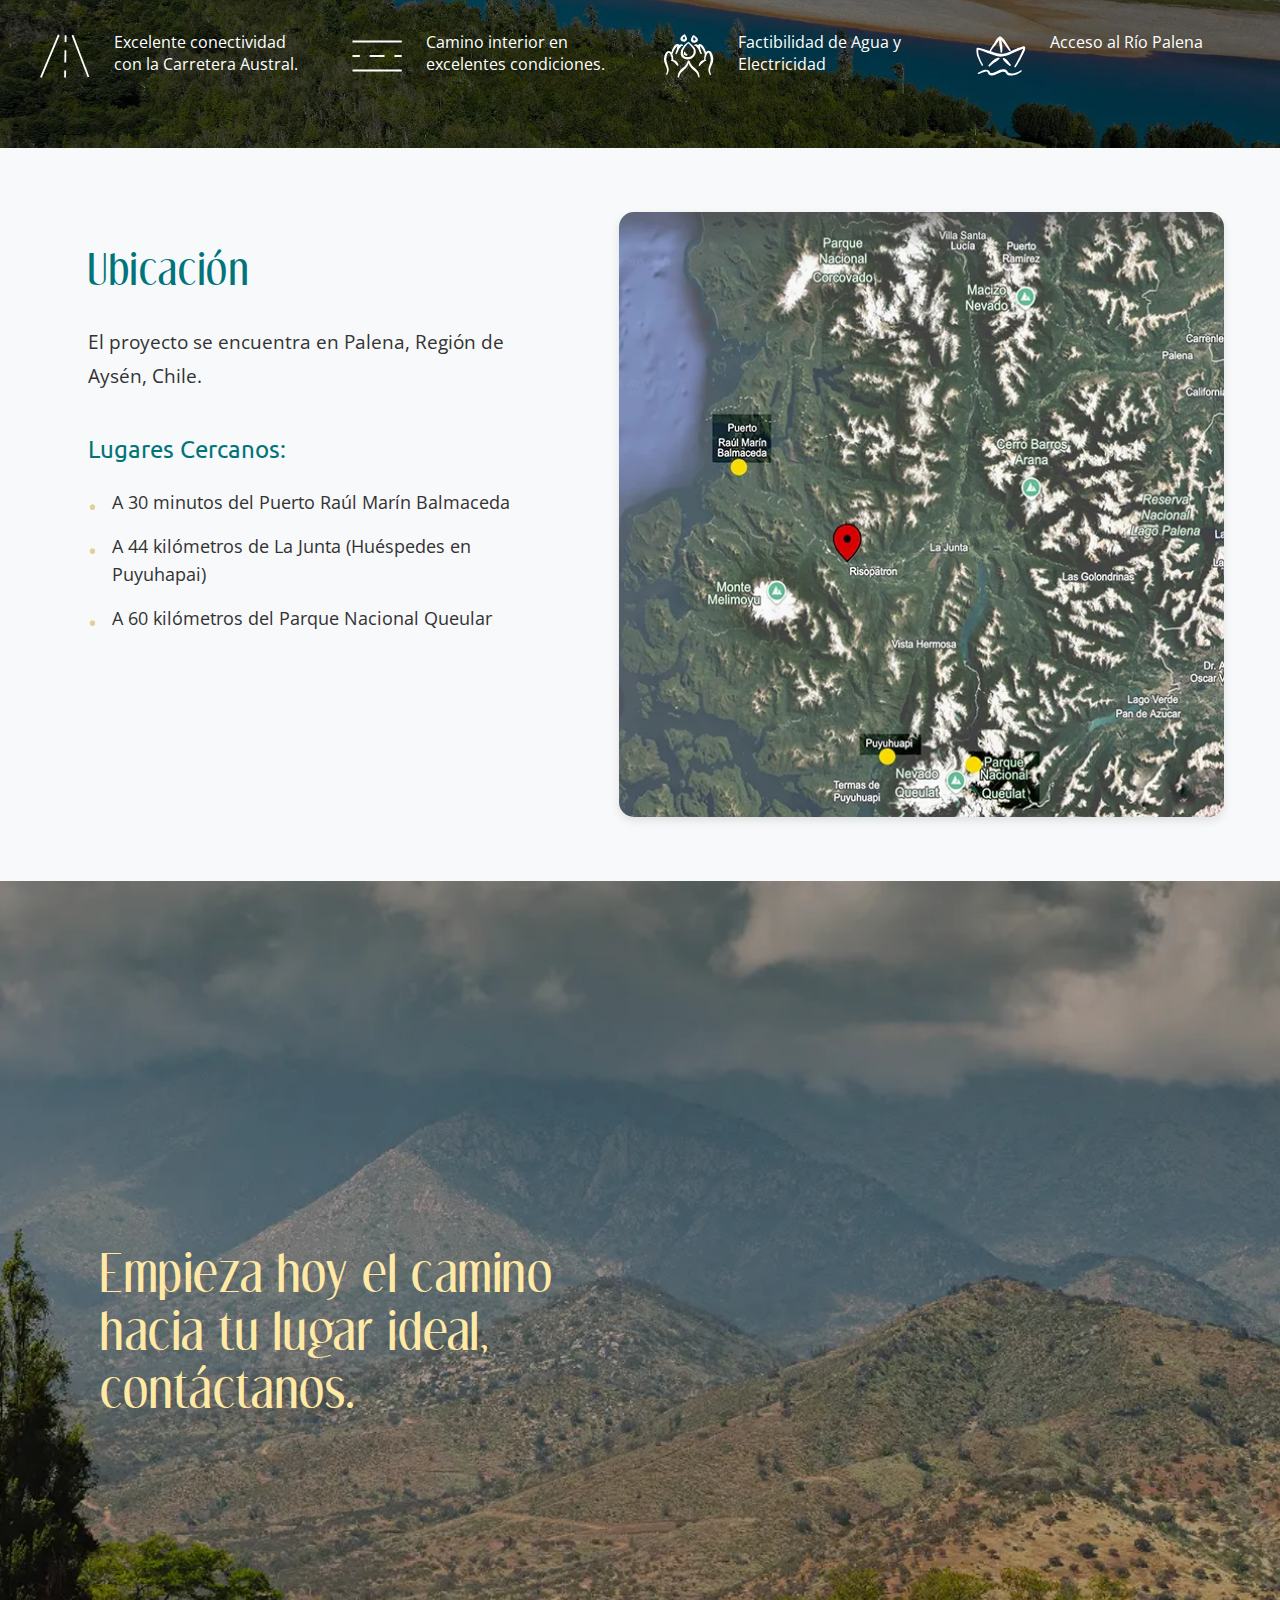
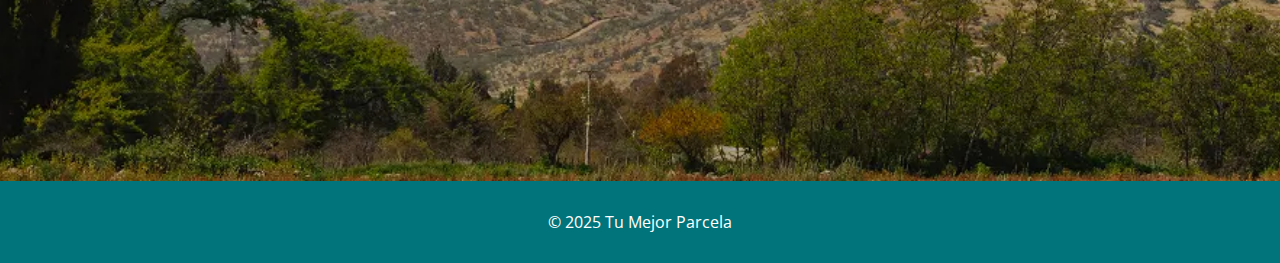
<file: proyectos/altamira/index.html>
<!DOCTYPE html>
<html lang="es">
<head>
    <meta charset="UTF-8">
    <meta name="viewport" content="width=device-width, initial-scale=1.0">
    <title>Altamira | Tu Mejor Parcela</title>
    <meta name="description" content="Descubre un nuevo estilo de vida con Tu Mejor Parcela, donde podrás conectar con la naturaleza, disfrutar de la tranquilidad y construir el hogar de tus sueños. Con 25 años en el rubro, te ayudamos con asesoría experta y opciones de pago personalizadas para que encuentres tu parcela ideal. Ya sea un refugio de fin de semana, un lugar para vivir rodeado de naturaleza o una inversión a largo plazo, ¡tenemos la opción perfecta para ti! vive la experiencia que siempre soñaste.">
    <meta name="keywords" content="proyectos, terreno, sostenibilidad, parcelas, arquitectura, paisajismo, paisaje, estilo de vida, patagonia, chile, regiones, naturales, naturaleza, turismo, vida, hogar, inversión, plusvalía">
    <!-- Favicon -->
    <link href="../../assets/icons/parcela_icon.svg" rel="icon">
    <link rel="preconnect" href="https://fonts.googleapis.com">
<link rel="preconnect" href="https://fonts.gstatic.com" crossorigin>
<link href="https://fonts.googleapis.com/css2?family=Open+Sans:wght@300;400;500;600;700&display=swap" rel="stylesheet">
<link href="https://fonts.googleapis.com/css2?family=Ubuntu&display=swap" rel="stylesheet">
    <link rel="stylesheet" href="../../assets/css/style.css">
</head>
<body>
    <nav class="navbar">
        <div class="logo">
            <a href="../../index.html">
            <img src="../../assets/icons/logo.svg" alt="Logo">
            </a>
        </div>
         
        <!-- Checkbox para controlar el menú -->
        <input type="checkbox" class="menu-toggle" id="toggle-menu">
    
        <!-- Icono del menú (hamburguesa) -->
        <label for="toggle-menu" class="navbar-toggle">&#9776;</label>

        <div class="nav-links">
            <a href="../../quienes-somos/index.html" class="nav-item">QUIÉNES SOMOS</a>
            <a href="../index.html" class="nav-item proyectos">PROYECTOS</a>
            <a href="#contacto" class="nav-item contactanos">CONTÁCTANOS →</a>
        </div>
    </nav>
    <section class="proyects altamira">
        <div class="proyects-content">
            <h1>Altamira</h1>
        </div>
    </section>
    <section class="project-description">
        <div class="description-content">
            <div class="description-text">
                <p>Privilegiada ubicación y acceso a Río Palena. Parcelas insertas en reserva ecológica que se encuentra rodeada de flora y fauna nativa.</p>
                
                <ul class="features-list">
                    <li>34 parcelas</li>
                    <li>Superficies desde 5.000 mts2.</li>
                    <li>Precio desde: $20.000.000 CLP<br>
                        </li>
                    <li>Cada parcela cuenta con ROL único y documentación legal al día. Entrega inmediata.</li>
                    <li>Opción de financiamiento con crédito directo.</li>
                </ul>
            </div>
            
            <div class="description-gallery2" style="max-width: 100%; overflow: hidden;">
                <div class="main-image">
                    <img src="img/caract-parcela-altamira-02.webp" alt="Vista principal Cerro Castillo">
                </div>
                
            </div>
        </div>
         
                <div class="gallery-container" style="max-width: 100%; overflow-x: auto; height: 100%; padding: 0;">
                <div class="gallery-item">
                    <img src="img/parcela-altamira-01.webp" alt="Vista Cerro Castillo 1" style="object-fit: cover;">
                </div>
                <div class="gallery-item">
                    <img src="img/parcela-altamira-02.webp" alt="Vista Cerro Castillo 2" style="object-fit: cover;">
                </div>
                <div class="gallery-item">
                    <img src="img/parcela-altamira-03.webp" alt="Vista Cerro Castillo 3" style="object-fit: cover;">
                </div>
                <div class="gallery-item">
                    <img src="img/parcela-altamira-04.webp" alt="Vista Cerro Castillo 4" style="object-fit: cover;">
                </div>
                <div class="gallery-item">
                    <img src="img/parcela-altamira-05.webp" alt="Vista Cerro Castillo 5" style="object-fit: cover;">
                </div>
                <div class="gallery-item">
                    <img src="img/parcela-altamira-06.webp" alt="Vista Cerro Castillo 6" style="object-fit: cover;">
                </div>
                <div class="gallery-item">
                    <img src="img/parcela-altamira-07.webp" alt="Vista Cerro Castillo 7" style="object-fit: cover;">
                </div>
                <div class="gallery-item">
                    <img src="img/parcela-altamira-08.webp" alt="Vista Cerro Castillo 8" style="object-fit: cover;">
                </div>
            </div>
    </section>
    <section class="project-features" style="background-image: url('img/background_icons.webp');">
        <div class="features-container">
    
            <div class="feature-item">
                <div class="feature-icon">
                    <img src="../../assets/icons/rasgos/acceso.svg" alt="Conectividad">
                </div>
                <div class="feature-content">
                    <p>Excelente conectividad con la Carretera Austral.</p>
                </div>
            </div>
            <div class="feature-item">
                <div class="feature-icon">
                    <img src="../../assets/icons/rasgos/camino_interno.svg" alt="Conectividad">
                </div>
                <div class="feature-content">
                    <p>Camino interior en excelentes condiciones.</p>
                </div>
            </div>
    
            <div class="feature-item">
                <div class="feature-icon">
                    <img src="../../assets/icons/rasgos/water.svg" alt="Electricidad">

                </div>
                <div class="feature-content">
                    <p>Factibilidad de Agua y Electricidad</p>
                </div>
            </div>
            <div class="feature-item">
                <div class="feature-icon">
                    <img src="../../assets/icons/rasgos/rio.svg" alt="Comercios">
                </div>
                <div class="feature-content">
                    <p>Acceso al Río Palena</p>
                </div>
            </div>
        </div>
    </section>

    <section class="ubication"> 
        <div class="ubication-container">
            <div class="ubication-info">
                <h2>Ubicación</h2>
                <p> El proyecto se encuentra en Palena, Región de Aysén, Chile.</p>
                
                <h3>Lugares Cercanos:</h3>
                <ul class="ubication-list">
                    <li>A  30 minutos del Puerto Raúl Marín Balmaceda</li>
                    <li>A 44 kilómetros de La Junta (Huéspedes en Puyuhapai)</li>
                    <li>A 60 kilómetros del Parque Nacional Queular</li>
                </ul>
            </div>
            <div class="ubication-map">
                <img src="img/mapa-altamira.webp" alt="mapa parcelas Altamira">
            </div>
        </div>
    </section>

    <section class="contacto" id="contacto" style="background-image: url('img/footer_altamira.webp');">
        <div class="contacto-container">
            <div class="contacto-title">
                <h2>Empieza hoy el camino <br>hacia tu lugar ideal, contáctanos.</h2>
            </div>
            <div id="form-contacto">
                <div style="width:100%;height:500px;" data-fillout-id="1x6xWwqJ6Xus" data-fillout-embed-type="standard" data-fillout-inherit-parameters data-fillout-dynamic-resize></div>
                <script src="https://server.fillout.com/embed/v1/"></script>
            </div>
        </div>
    </section>

    <!-- Modal Open Photo -->
    <div id="modal" class="modal">
        <span class="close">&times;</span>
            <div class="modal-content">
                <button class="modal-arrow prev">‹</button>
                <img id="modal-img">
                <button class="modal-arrow next">›</button>
            </div>  
    </div>

    <script src="../../assets/js/scripts.js" defer></script>

    <footer>
        <p>&copy; 2025 Tu Mejor Parcela</p>
    </footer>

    
</body>
</html>
</file>
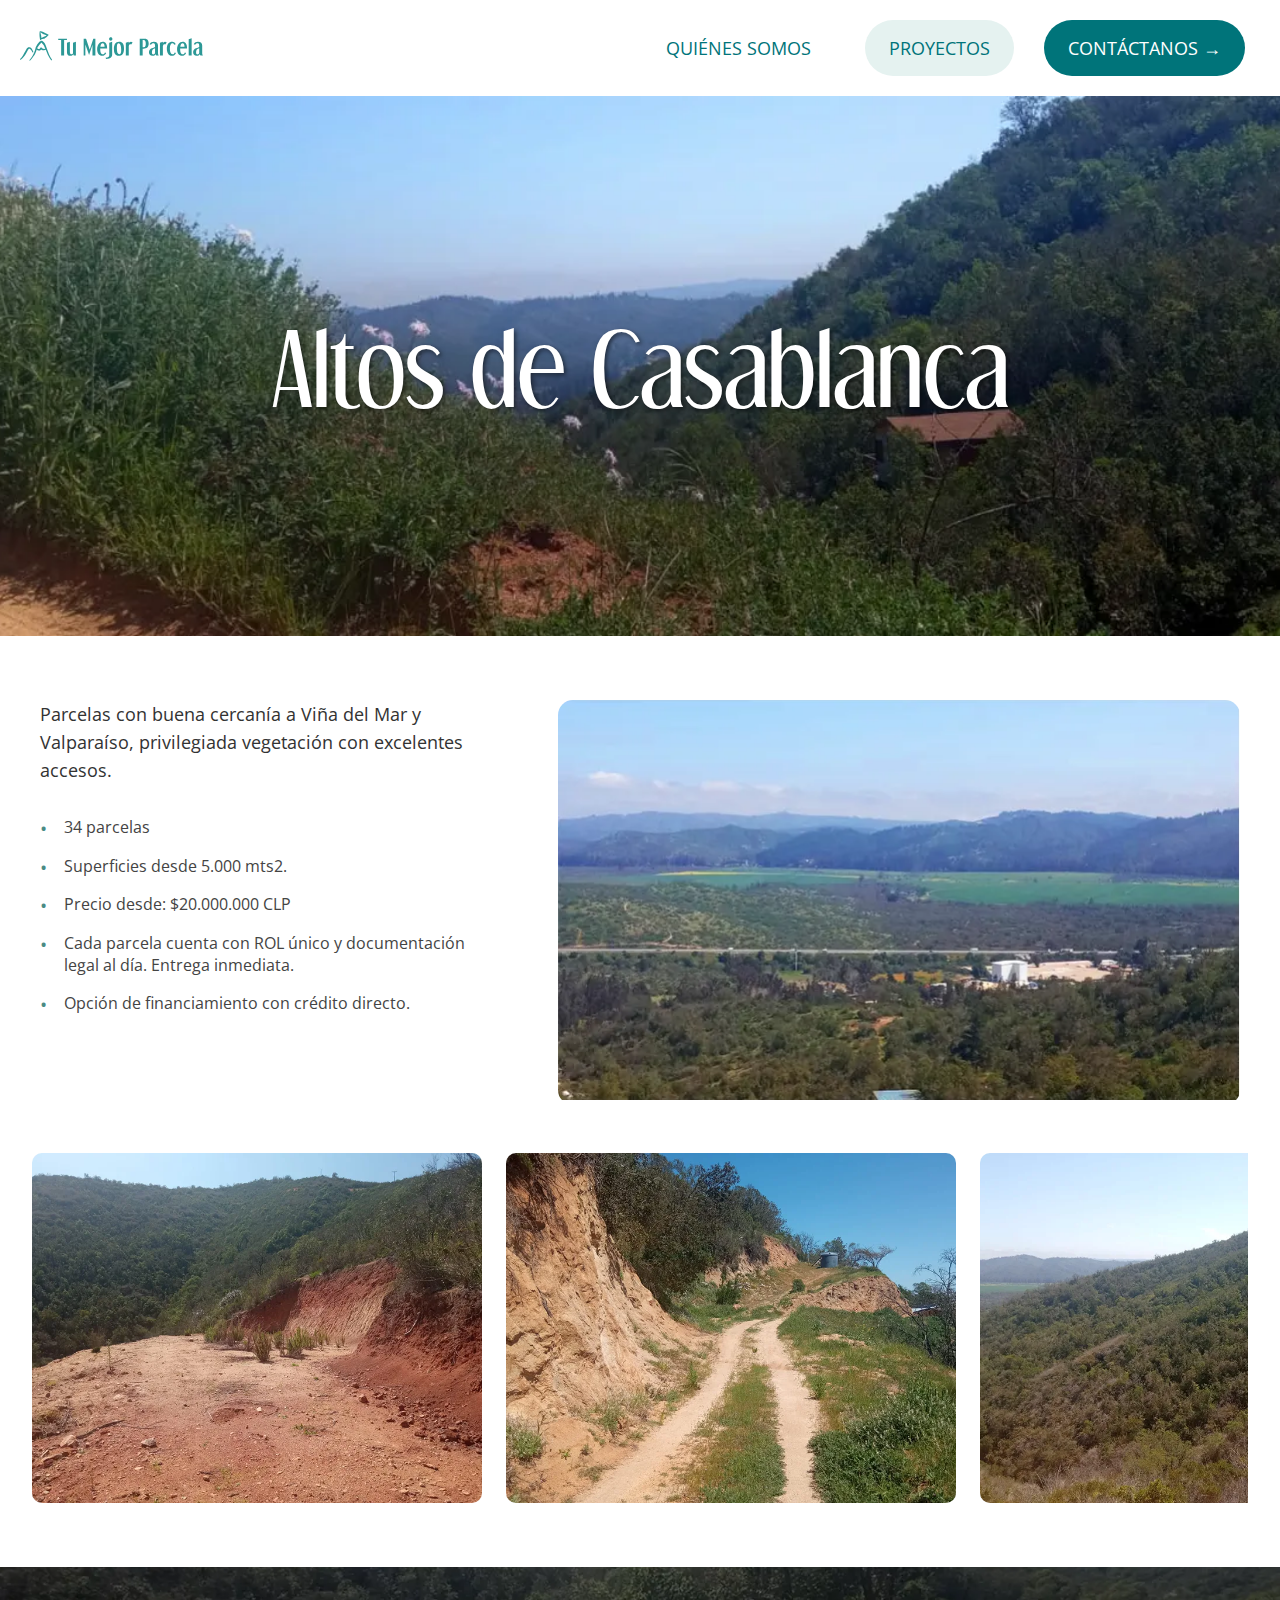
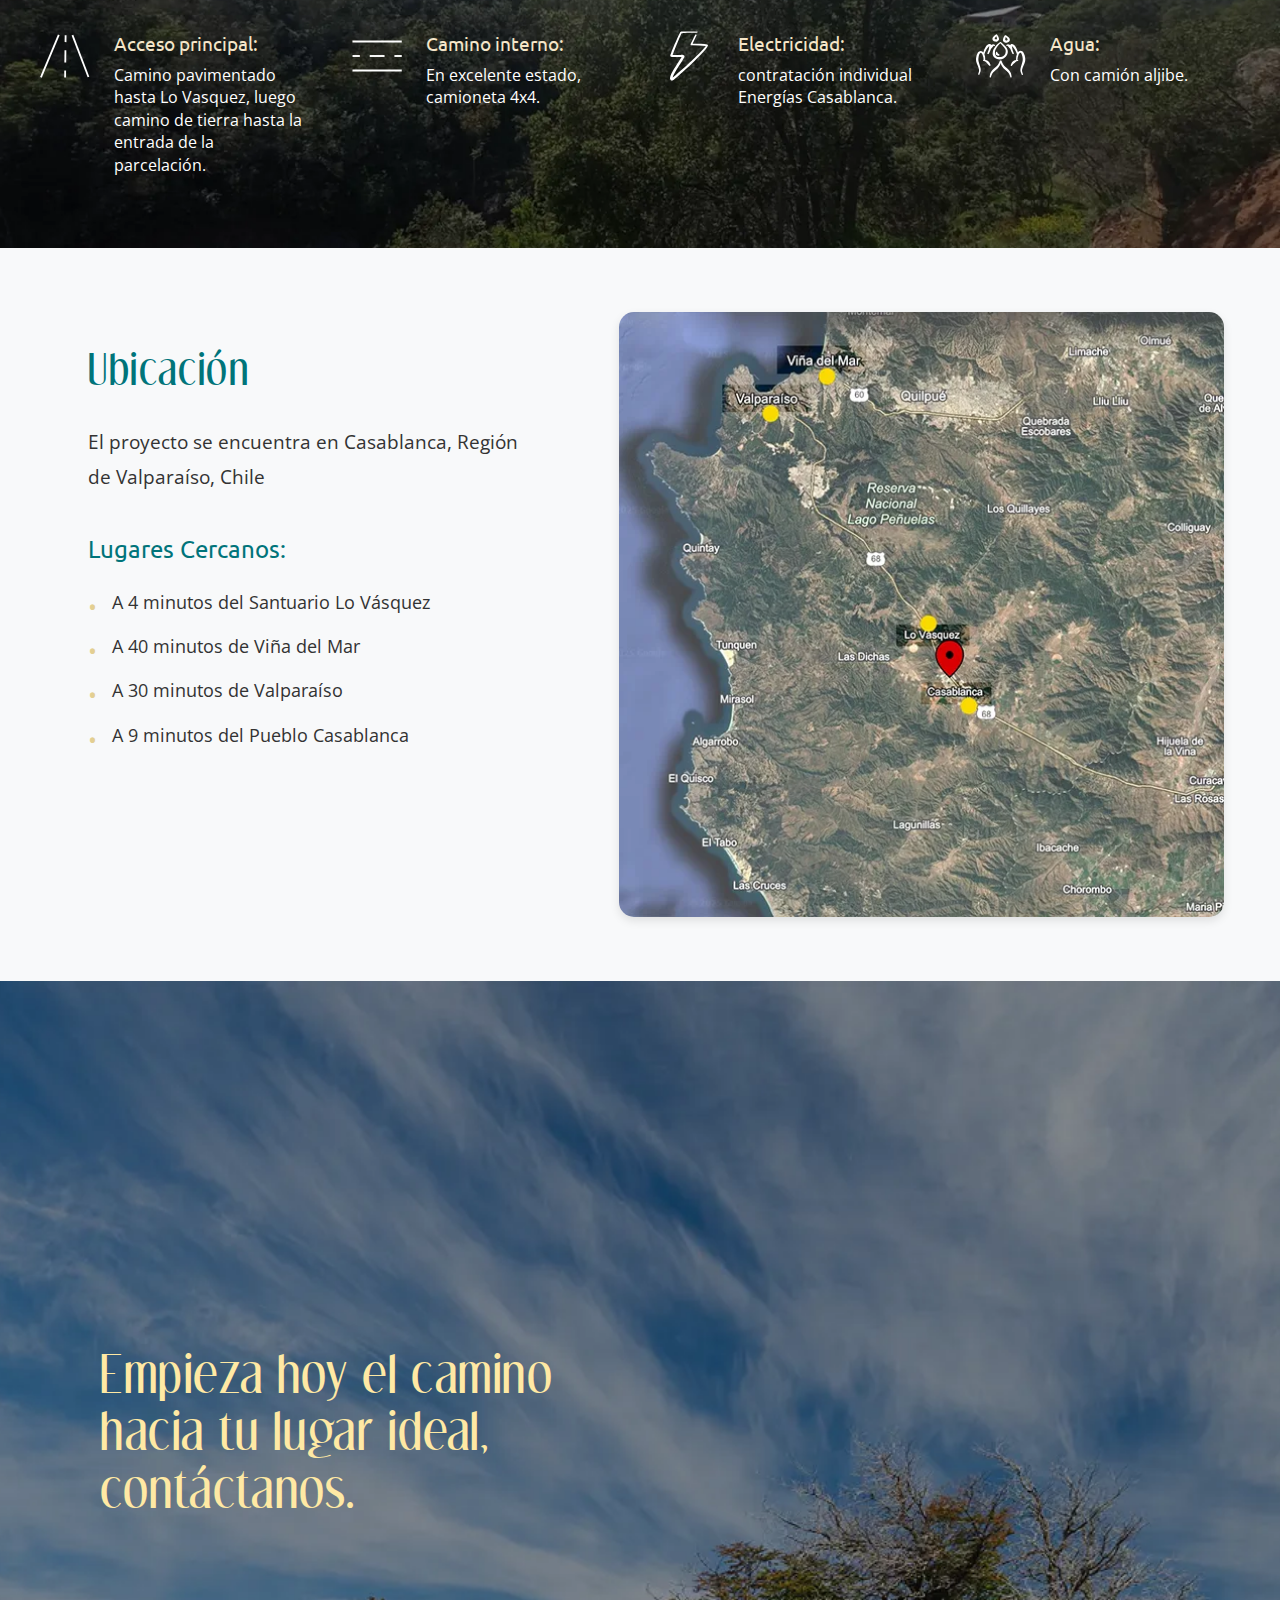
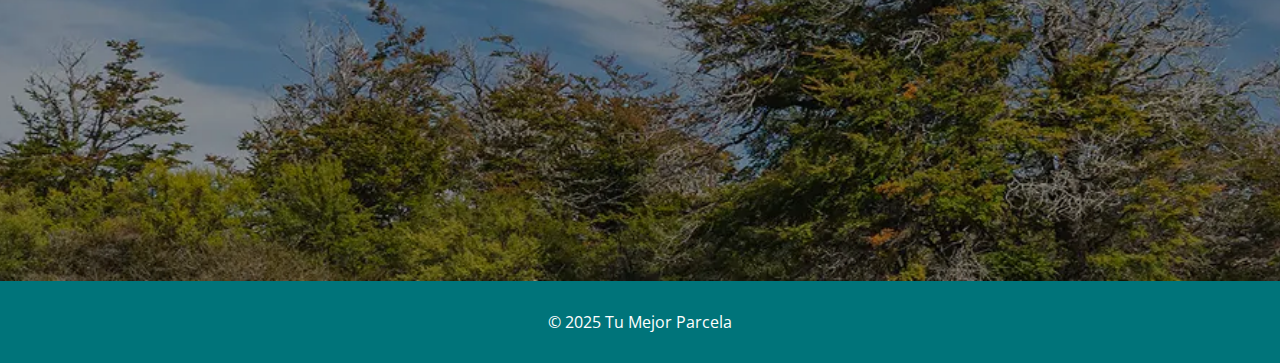
<file: proyectos/altos-de-casablanca/index.html>
<!DOCTYPE html>
<html lang="es">
<head>
    <meta charset="UTF-8">
    <meta name="viewport" content="width=device-width, initial-scale=1.0">
    <title>Altos de Casablanca | Tu Mejor Parcela</title>
    <meta name="description" content="Descubre un nuevo estilo de vida con Tu Mejor Parcela, donde podrás conectar con la naturaleza, disfrutar de la tranquilidad y construir el hogar de tus sueños. Con 25 años en el rubro, te ayudamos con asesoría experta y opciones de pago personalizadas para que encuentres tu parcela ideal. Ya sea un refugio de fin de semana, un lugar para vivir rodeado de naturaleza o una inversión a largo plazo, ¡tenemos la opción perfecta para ti! vive la experiencia que siempre soñaste.">
    <meta name="keywords" content="proyectos, terreno, sostenibilidad, parcelas, arquitectura, paisajismo, paisaje, estilo de vida, patagonia, chile, regiones, naturales, naturaleza, turismo, vida, hogar, inversión, plusvalía">
    <!-- Favicon -->
    <link href="../../assets/icons/parcela_icon.svg" rel="icon">
    <link rel="preconnect" href="https://fonts.googleapis.com">
<link rel="preconnect" href="https://fonts.gstatic.com" crossorigin>
<link href="https://fonts.googleapis.com/css2?family=Open+Sans:wght@300;400;500;600;700&display=swap" rel="stylesheet">
<link href="https://fonts.googleapis.com/css2?family=Ubuntu&display=swap" rel="stylesheet">
    <link rel="stylesheet" href="../../assets/css/style.css">
</head>

<body>
   <nav class="navbar">
    <div class="logo">
            <a href="../../index.html">
                <img src="../../assets/icons/logo.svg" alt="Logo">
             </a>
        </div>
         
        <!-- Checkbox para controlar el menú -->
        <input type="checkbox" class="menu-toggle" id="toggle-menu">
    
        <!-- Icono del menú (hamburguesa) -->
        <label for="toggle-menu" class="navbar-toggle">&#9776;</label>

        <div class="nav-links">
            <a href="../../quienes-somos/index.html" class="nav-item">QUIÉNES SOMOS</a>
            <a href="../index.html" class="nav-item proyectos">PROYECTOS</a>
            <a href="#contacto" class="nav-item contactanos">CONTÁCTANOS →</a>
        </div>
    </nav>

    <section class="proyects casablanca">
        <div class="proyects-content">
            <h1>Altos de Casablanca</h1>
        </div>
    </section>
    <section class="project-description">
        <div class="description-content">
            <div class="description-text">
                <p>Parcelas con  buena cercanía a Viña del Mar y Valparaíso, privilegiada vegetación con excelentes accesos.</p>
                
                <ul class="features-list">
                    <li>34 parcelas</li>
                    <li>Superficies desde 5.000 mts2.</li>
                    <li>Precio desde: $20.000.000 CLP<br>
                        </li>
                    <li>Cada parcela cuenta con ROL único y documentación legal al día. Entrega inmediata.</li>
                    <li>Opción de financiamiento con crédito directo.</li>
                </ul>
            </div>
            
            
            <div class="description-gallery2" style="max-width: 100%; overflow: hidden;">
                <div class="main-image">
                    <img src="img/parcela-casablanca-01.webp" alt="Vista principal Altos de Casablanca">
                </div>

            </div></div>
                <div class="gallery-container" style="max-width: 100%; overflow-x: auto; height: 100%; padding: 0;">
                    <div class="gallery-item">
                        <img src="img/parcela-casablanca-02.webp" alt="Vista Casablanca 1" style="object-fit: cover;">
                    </div>
                    <div class="gallery-item">
                        <img src="img/parcela-casablanca-03.webp" alt="Vista Casablanca 2" style="object-fit: cover;">
                    </div>
                    <div class="gallery-item">
                        <img src="img/parcela-casablanca-04.webp" alt="Vista Casablanca 3" style="object-fit: cover;">
                    </div>
                    <div class="gallery-item">
                        <img src="img/parcela-casablanca-05.webp" alt="Vista Casablanca 4" style="object-fit: cover;">
                    </div>
                    <div class="gallery-item">
                        <img src="img/parcela-casablanca-06.webp" alt="Vista Casablanca 5" style="object-fit: cover;">
                    </div>
                    <div class="gallery-item">
                        <img src="img/parcela-casablanca-07.webp" alt="Vista Casablanca 6" style="object-fit: cover;">
                    </div>
                </div>
            </div>
        
    </section>
    <section class="project-features" style="background-image: url('img/altos.webp');">
        <div class="features-container">
            <div class="feature-item">
                <div class="feature-icon">
                    <img src="../../assets/icons/rasgos/acceso.svg" alt="Agua">
                </div>
                <div class="feature-content">
                    <h3>Acceso principal: </h3>
                    <p> Camino pavimentado hasta Lo Vasquez, luego camino de tierra hasta la entrada de la parcelación.</p>
                </div>
            </div>
    
            <div class="feature-item">
                <div class="feature-icon">
                    <img src="../../assets/icons/rasgos/camino_interno.svg" alt="Comercios">
                </div>
                <div class="feature-content">
                    <h3>Camino interno:</h3>
                    <p> En excelente estado, camioneta 4x4.</p>
                </div>
            </div>
    
            <div class="feature-item">
                <div class="feature-icon">
                    <img src="../../assets/icons/rasgos/energy.svg" alt="Conectividad">
                </div>
                <div class="feature-content">
                    <h3>Electricidad: </h3>
                    <p>contratación individual Energías Casablanca.</p>
                </div>
            </div>
    
            <div class="feature-item">
                <div class="feature-icon">
                    <img src="../../assets/icons/rasgos/water.svg" alt="Electricidad">
                </div>
                <div class="feature-content">
                    <h3>Agua: </h3>
                    <p>Con camión aljibe.</p>
                </div>
            </div>
        </div>
    </section>


    <section class="ubication">
        <div class="ubication-container">
            <div class="ubication-info">
                <h2>Ubicación</h2>
                <p>El proyecto se encuentra en Casablanca, Región de Valparaíso, Chile</p>
                <h3>Lugares Cercanos:</h3>
                <ul class="ubication-list">
                    <li>A 4 minutos del Santuario Lo Vásquez</li>
                    <li>A 40 minutos de Viña del Mar</li>
                    <li>A 30 minutos de Valparaíso</li>
                    <li>A 9 minutos del Pueblo Casablanca</li>
                </ul>
            </div>
            <div class="ubication-map">
                <img src="img/mapa-casablanca.webp" alt="mapa parcelas Altos de Casablanca">
            </div>
        </div>
    </section>
    

    <section class="contacto" id="contacto" style="background-image: url('img/contact_casablanca.webp');">
        <div class="contacto-container">
            <div class="contacto-title">
                <h2>Empieza hoy el camino <br>hacia tu lugar ideal, contáctanos.</h2>
            </div>
            <div id="form-contacto">
                <div style="width:100%;height:500px;" data-fillout-id="1x6xWwqJ6Xus" data-fillout-embed-type="standard" data-fillout-inherit-parameters data-fillout-dynamic-resize></div>
                <script src="https://server.fillout.com/embed/v1/"></script>
            </div>
        </div>
    </section>

  <!-- Modal Open Photo -->
    <div id="modal" class="modal">
        <span class="close">&times;</span>
            <div class="modal-content">
                <button class="modal-arrow prev">‹</button>
                <img id="modal-img">
                <button class="modal-arrow next">›</button>
            </div>
         </div>

         <script src="../../assets/js/scripts.js" defer></script>

    <footer>
        <p>&copy; 2025 Tu Mejor Parcela</p>
    </footer>

    
</body>
</html>
</file>
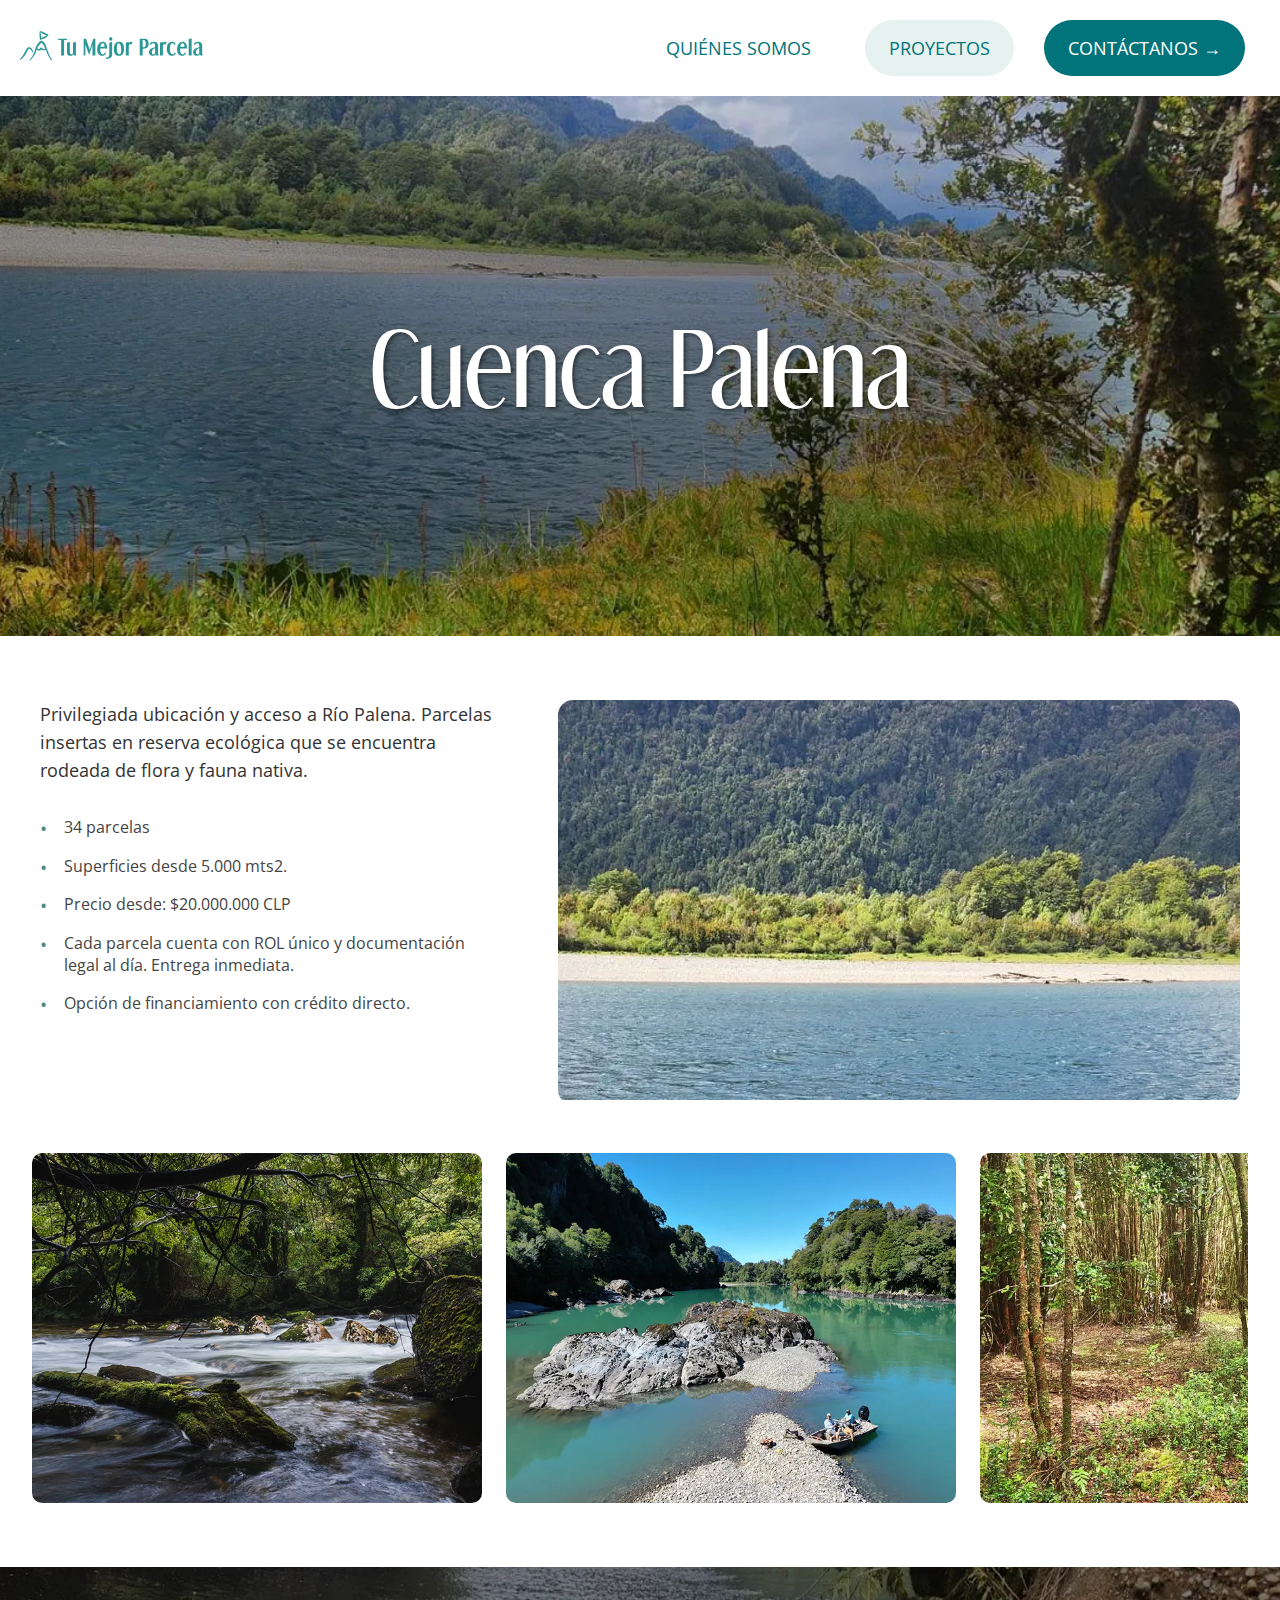
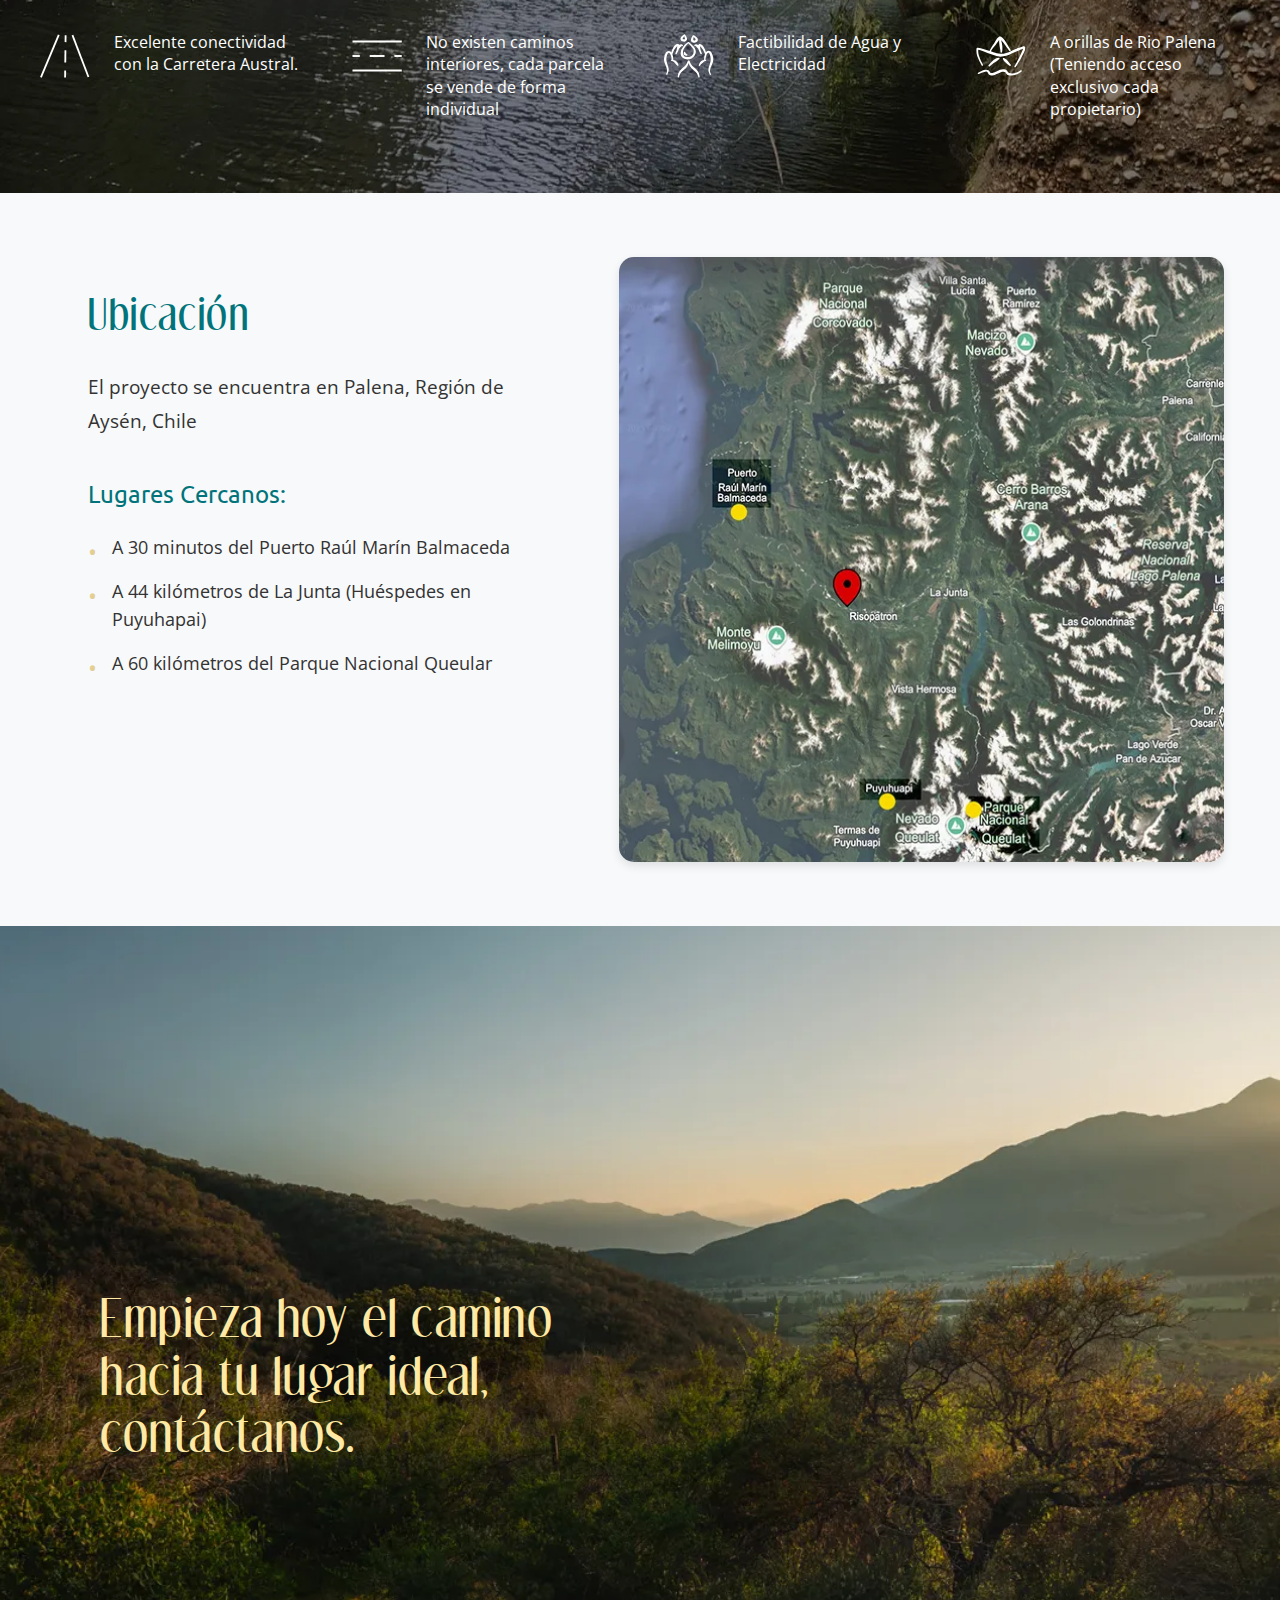
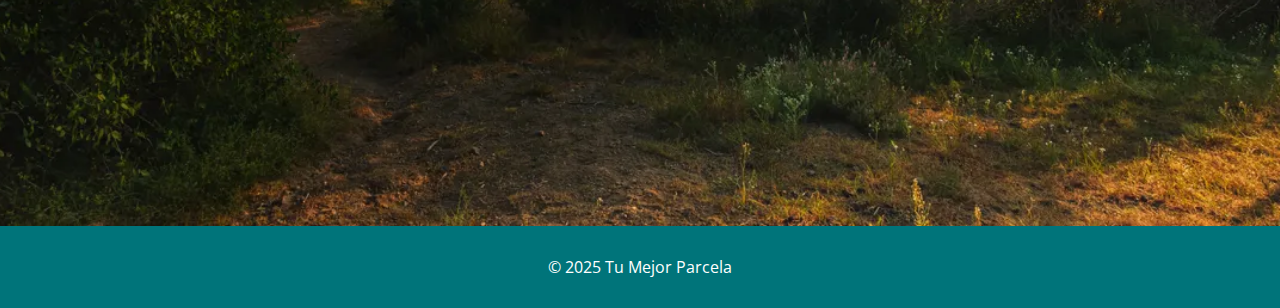
<file: proyectos/cuenca-palena/index.html>
<!DOCTYPE html>
<html lang="es">
<head>
    <meta charset="UTF-8">
    <meta name="viewport" content="width=device-width, initial-scale=1.0">
    <title>Cuenca Palena | Tu Mejor Parcela</title>
    <meta name="description" content="Descubre un nuevo estilo de vida con Tu Mejor Parcela, donde podrás conectar con la naturaleza, disfrutar de la tranquilidad y construir el hogar de tus sueños. Con 25 años en el rubro, te ayudamos con asesoría experta y opciones de pago personalizadas para que encuentres tu parcela ideal. Ya sea un refugio de fin de semana, un lugar para vivir rodeado de naturaleza o una inversión a largo plazo, ¡tenemos la opción perfecta para ti! vive la experiencia que siempre soñaste.">
    <meta name="keywords" content="proyectos, terreno, sostenibilidad, parcelas, arquitectura, paisajismo, paisaje, estilo de vida, patagonia, chile, regiones, naturales, naturaleza, turismo, vida, hogar, inversión, plusvalía">
    <!-- Favicon -->
    <link href="../../assets/icons/parcela_icon.svg" rel="icon">
    <link rel="preconnect" href="https://fonts.googleapis.com">
<link rel="preconnect" href="https://fonts.gstatic.com" crossorigin>
<link href="https://fonts.googleapis.com/css2?family=Open+Sans:wght@300;400;500;600;700&display=swap" rel="stylesheet">
<link href="https://fonts.googleapis.com/css2?family=Ubuntu&display=swap" rel="stylesheet">
    <link rel="stylesheet" href="../../assets/css/style.css">
</head>

<body>
    <nav class="navbar">

        <div class="logo">
            <a href="../../index.html">
                <img src="../../assets/icons/logo.svg" alt="Logo">
        </a>
        </div>

             
        <!-- Checkbox para controlar el menú -->
        <input type="checkbox" class="menu-toggle" id="toggle-menu">
    
        <!-- Icono del menú (hamburguesa) -->
        <label for="toggle-menu" class="navbar-toggle">&#9776;</label>


        <div class="nav-links">
            <a href="../../quienes-somos/index.html" class="nav-item">QUIÉNES SOMOS</a>
            <a href="../index.html" class="nav-item proyectos">PROYECTOS</a>
            <a href="#contacto" class="nav-item contactanos">CONTÁCTANOS →</a>
        </div>
    </nav>

    <section class="proyects palena">
        <div class="proyects-content">
            <h1>Cuenca Palena</h1>
        </div>
    </section>
    <section class="project-description">
        <div class="description-content">
            <div class="description-text">
                <p>Privilegiada ubicación y acceso a Río Palena. Parcelas insertas en reserva ecológica que se encuentra rodeada de flora y fauna nativa.</p>
                
                <ul class="features-list">
                    <li>34 parcelas</li>
                    <li>Superficies desde 5.000 mts2.</li>
                    <li>Precio desde: $20.000.000 CLP<br>
                        </li>
                    <li>Cada parcela cuenta con ROL único y documentación legal al día. Entrega inmediata.</li>
                    <li>Opción de financiamiento con crédito directo.</li>
                </ul>
            </div>
            
            <div class="description-gallery2" style="max-width: 100%; overflow: hidden;">
                <div class="main-image">
                    <img src="img/cuenca_palena.webp" alt="Vista principal Cerro Castillo">
                </div>
            </div>
        </div>
            <div class="gallery-container" style="max-width: 100%; overflow-x: auto; height: 100%; padding: 0;">
                <div class="gallery-item">
                    <img src="img/parcela-palena-01.webp" alt="Vista Cerro Castillo 1" style="object-fit: cover;">
                </div>
                <div class="gallery-item">
                    <img src="img/parcela-palena-02.webp" alt="Vista Cerro Castillo 2" style="object-fit: cover;">
                </div>
                <div class="gallery-item">
                    <img src="img/parcela-palena-03.webp" alt="Vista Cerro Castillo 3" style="object-fit: cover;">
                </div>
                <div class="gallery-item">
                    <img src="img/parcela-palena-04.webp" alt="Vista Cerro Castillo 4" style="object-fit: cover;">
                </div>
                <div class="gallery-item">
                    <img src="img/parcela-palena-05.webp" alt="Vista Cerro Castillo 5" style="object-fit: cover;">
                </div>
                <div class="gallery-item">
                    <img src="img/parcela-palena-06.webp" alt="Vista Cerro Castillo 6" style="object-fit: cover;">
                </div>
                <div class="gallery-item">
                    <img src="img/parcela-palena-07.webp" alt="Vista Cerro Castillo 7" style="object-fit: cover;">
                </div>
                <div class="gallery-item">
                    <img src="img/parcela-palena-08.webp" alt="Vista Cerro Castillo 7" style="object-fit: cover;">
                </div>
            </div>
    </section>
    <section class="project-features" style="background-image: url('img/caracteristicas_cuenca.webp');">
        <div class="features-container">
           
            <div class="feature-item">
                <div class="feature-icon">
                    <img src="../../assets/icons/rasgos/acceso.svg" alt="Conectividad">
                </div>
                <div class="feature-content">
                    <p>Excelente conectividad con la Carretera Austral.</p>
                </div>
            </div>
            <div class="feature-item">
                <div class="feature-icon">
                    <img src="../../assets/icons/rasgos/camino_interno.svg" alt="Conectividad">
                </div>
                <div class="feature-content">
                    <p>No existen caminos interiores, cada parcela se vende de forma individual</p>
                </div>
            </div>
    
            <div class="feature-item">
                <div class="feature-icon">
                    <img src="../../assets/icons/rasgos/water.svg" alt="Electricidad">

                </div>
                <div class="feature-content">
                    <p>Factibilidad de Agua y Electricidad</p>
                </div>
            </div>
            <div class="feature-item">
                <div class="feature-icon">
                    <img src="../../assets/icons/rasgos/rio.svg" alt="Comercios">
                </div>
                <div class="feature-content">
                    <p>A orillas de Rio Palena (Teniendo acceso exclusivo cada propietario)</p>
                </div>
            </div>
        </div>
    </section>
    <section class="ubication">
        <div class="ubication-container">
            <div class="ubication-info">
                <h2>Ubicación</h2>
                <p>El proyecto se encuentra en Palena, Región de Aysén, Chile</p>
                
                <h3>Lugares Cercanos:</h3>
                <ul class="ubication-list">
                    <li>A 30 minutos del Puerto Raúl Marín Balmaceda</li>
                    <li>A 44 kilómetros de La Junta (Huéspedes en Puyuhapai)</li>
                    <li>A  60 kilómetros del Parque Nacional Queular</li>
                </ul>
            </div>
            <div class="ubication-map">
                <img src="img/mapa-palena.webp" alt="mapa parcela Cuenca Palena">
            </div>
        </div>
    </section>

    <section class="contacto" id="contacto" style="background-image: url('img/contacto-palena.webp');">
        <div class="contacto-container">
            <div class="contacto-title">
                <h2>Empieza hoy el camino <br>hacia tu lugar ideal, contáctanos.</h2>
            </div>
            <div id="form-contacto">
                <div style="width:100%;height:500px;" data-fillout-id="1x6xWwqJ6Xus" data-fillout-embed-type="standard" data-fillout-inherit-parameters data-fillout-dynamic-resize></div>
                <script src="https://server.fillout.com/embed/v1/"></script>
            </div>
        </div>
    </section>
    
    <!-- Modal Open Photo -->
    <div id="modal" class="modal">
        <span class="close">&times;</span>
            <div class="modal-content">
                <button class="modal-arrow prev">‹</button>
                <img id="modal-img">
                <button class="modal-arrow next">›</button>
            </div>     
    </div>

    <script src="../../assets/js/scripts.js" defer></script>

    <footer>
        <p>&copy; 2025 Tu Mejor Parcela</p>
    </footer>

    
</body>
</html>
</file>
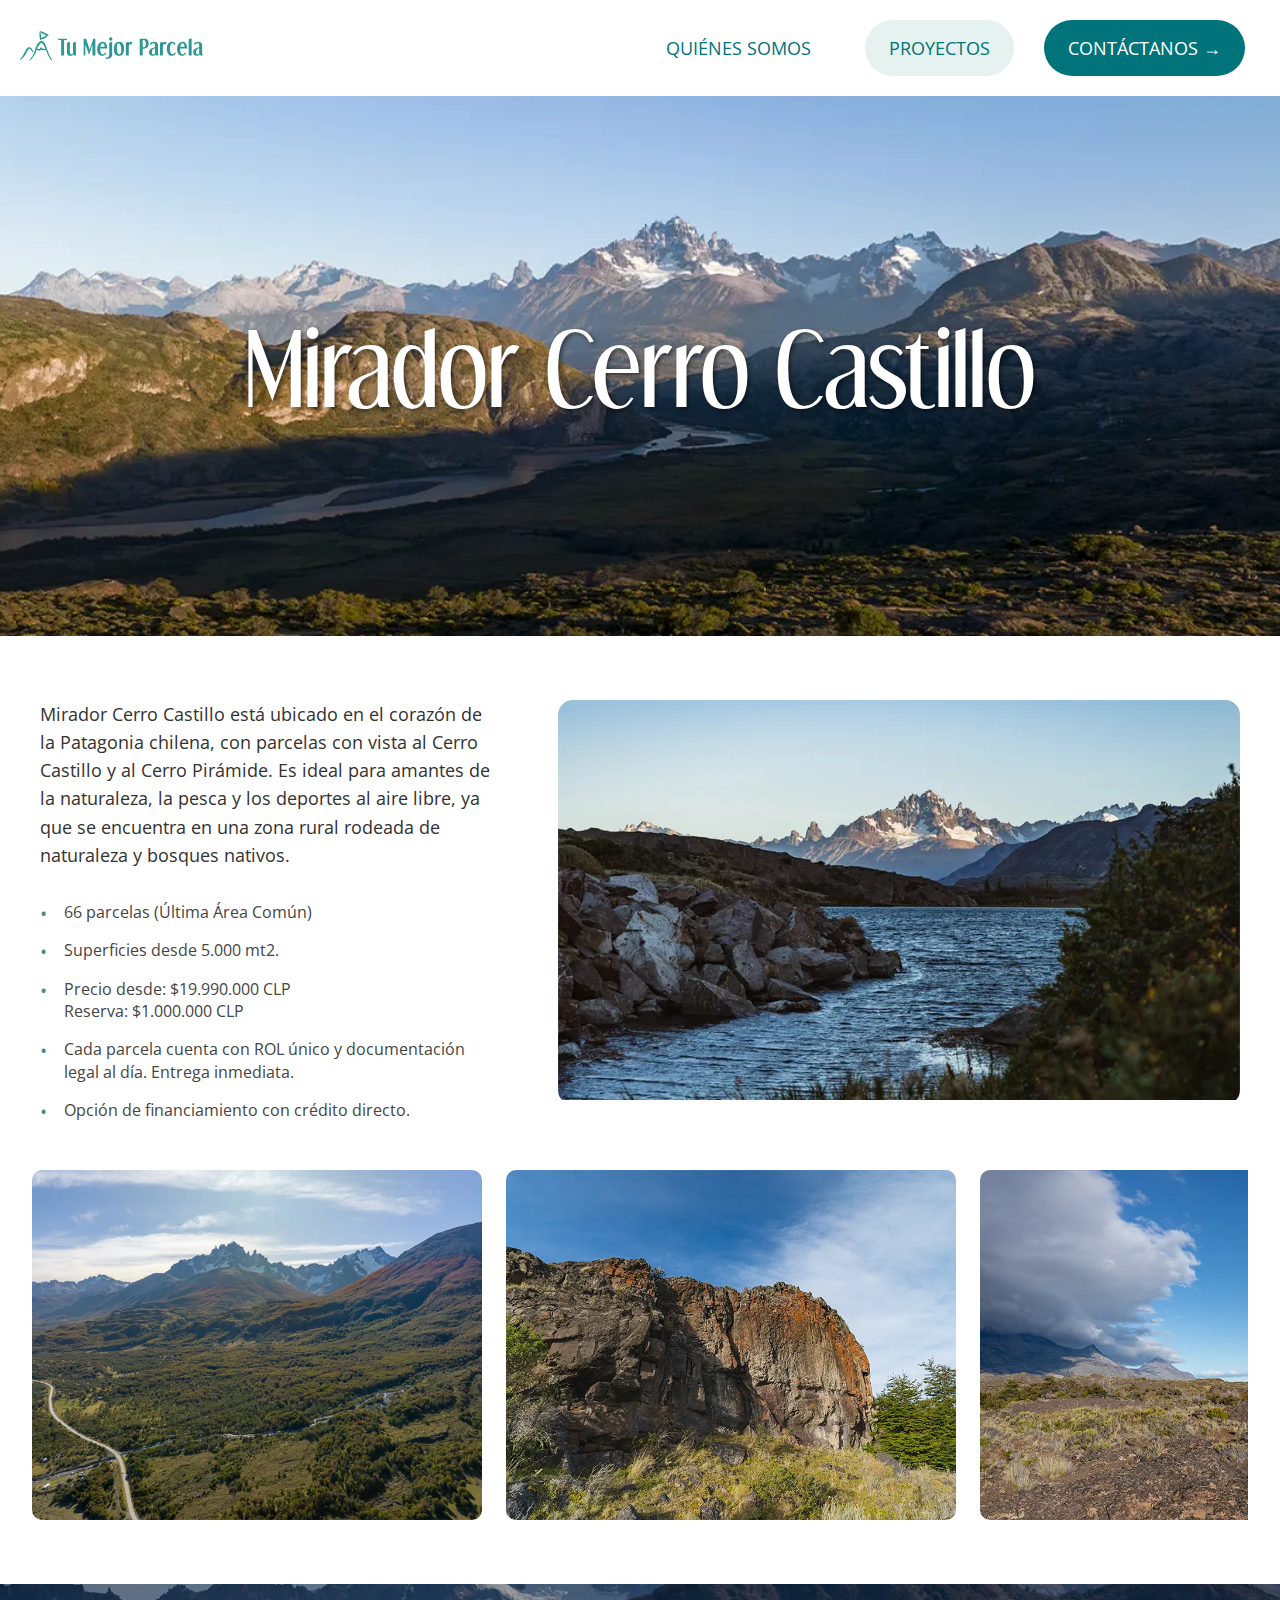
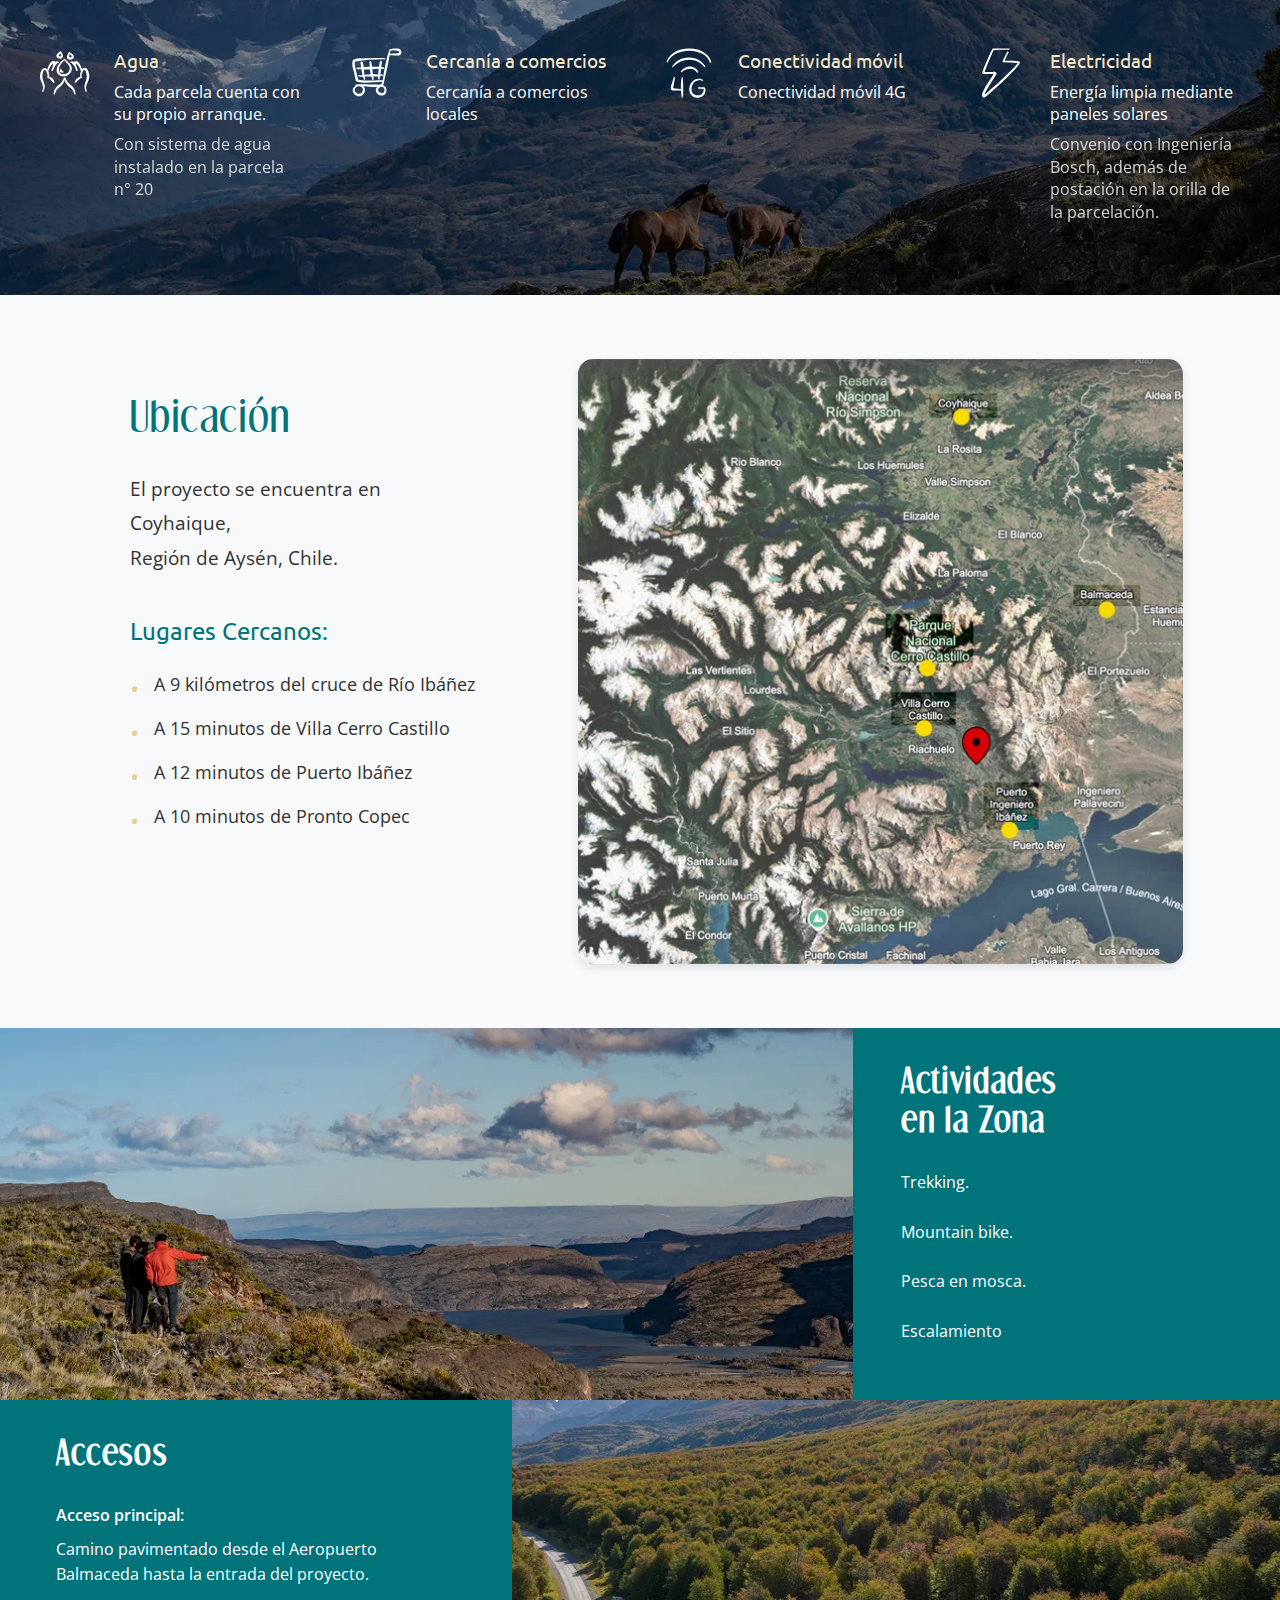
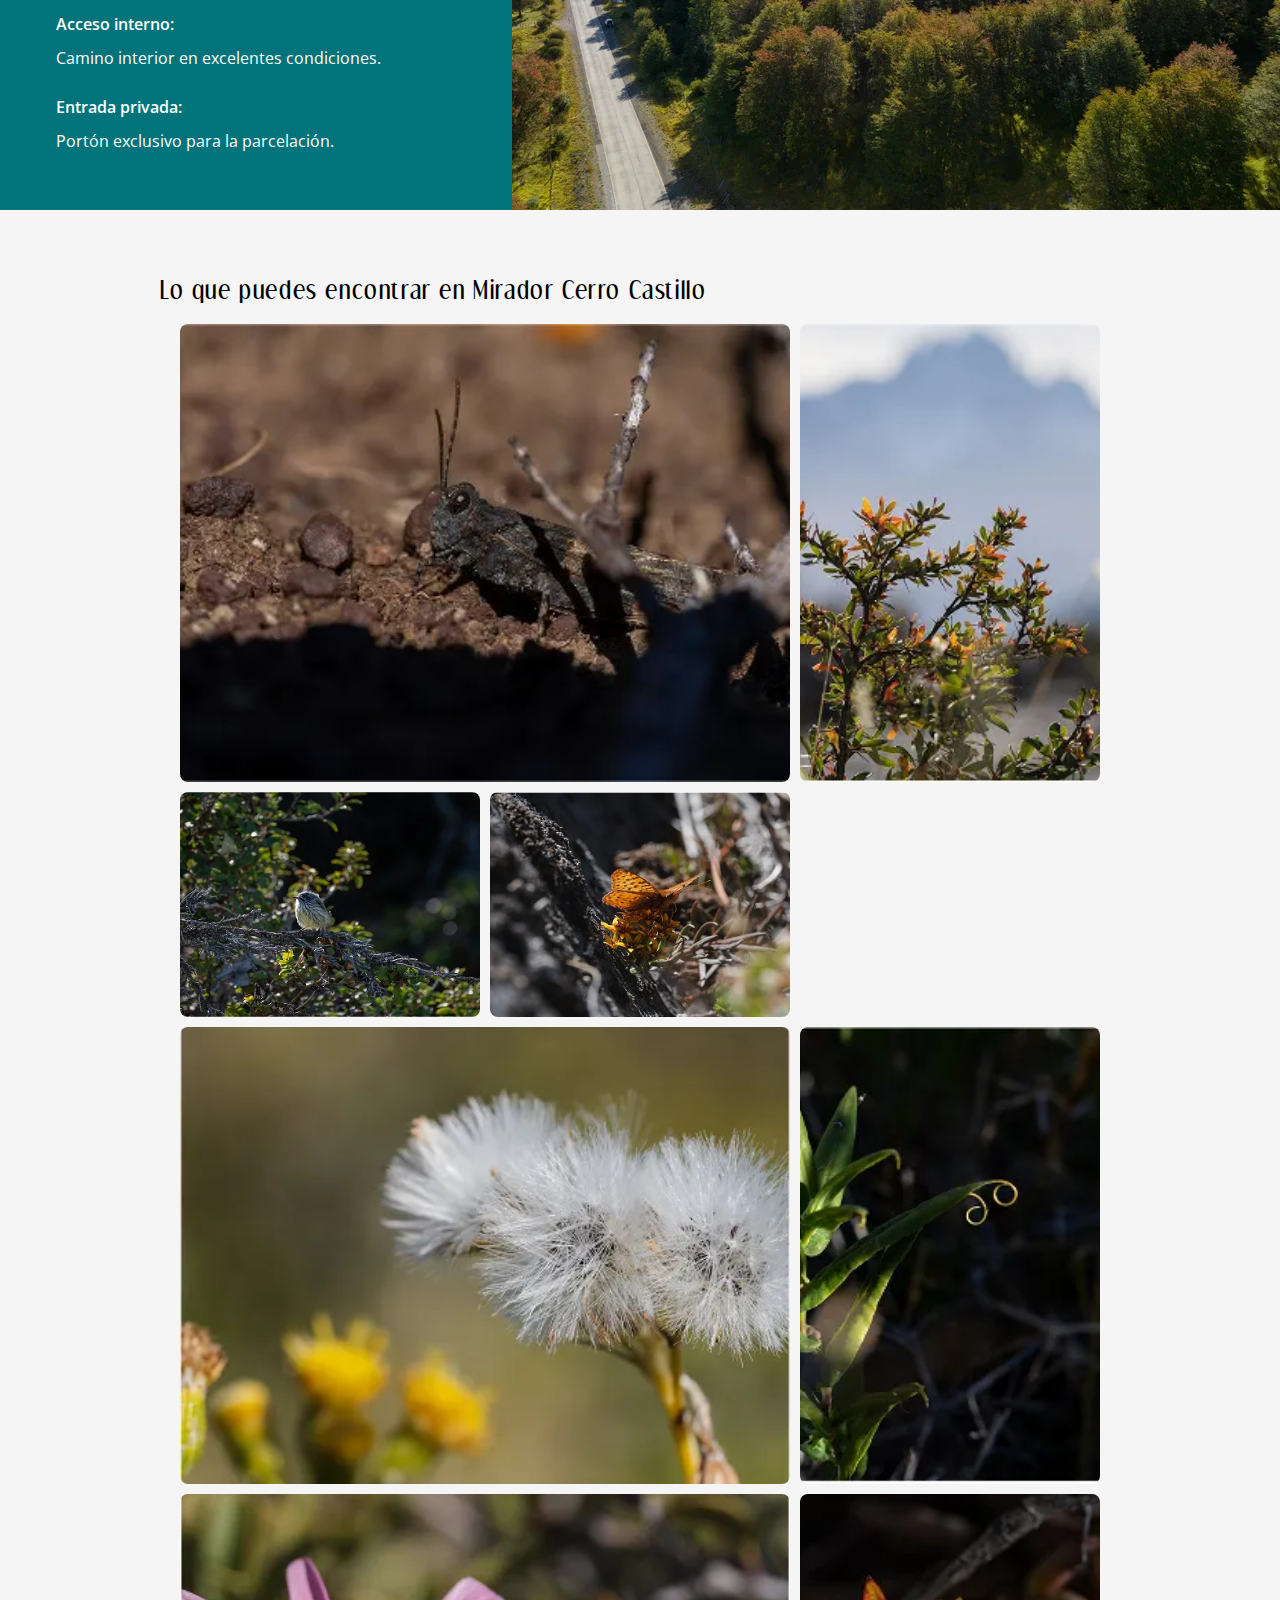
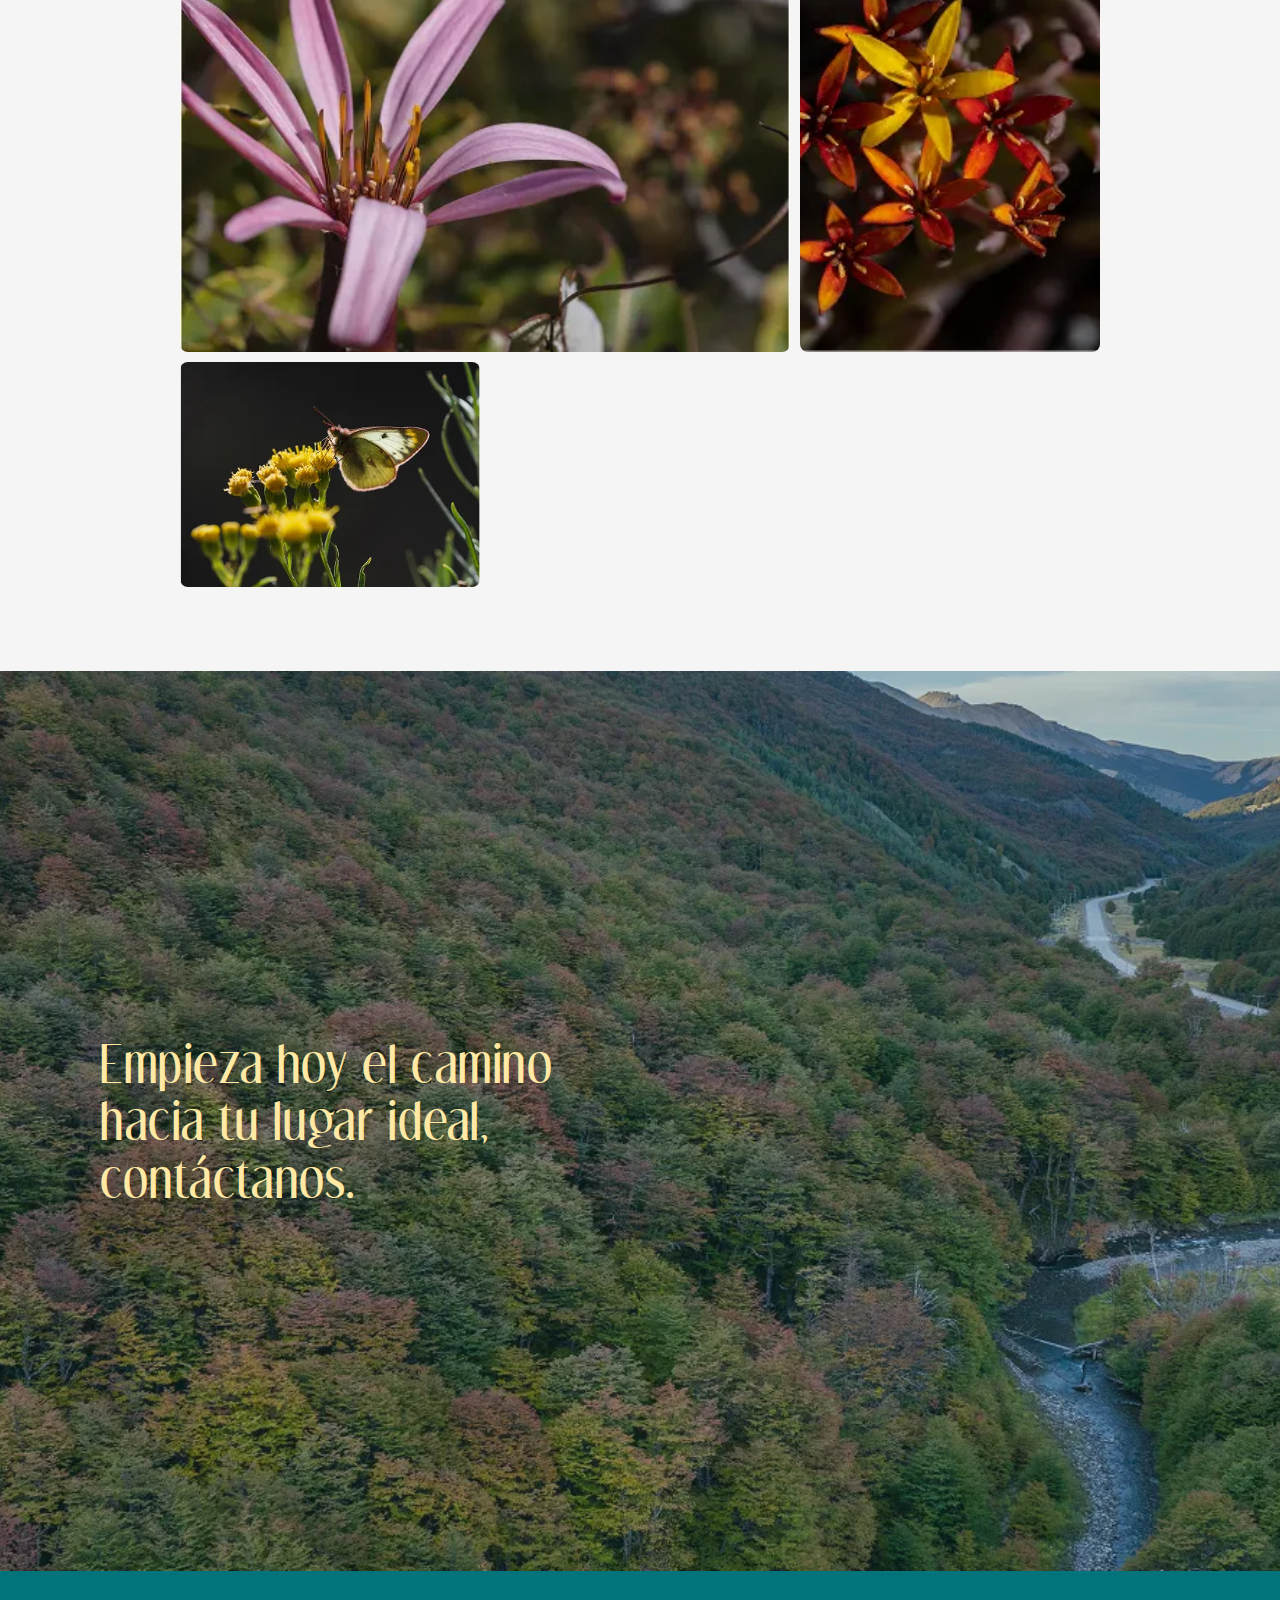
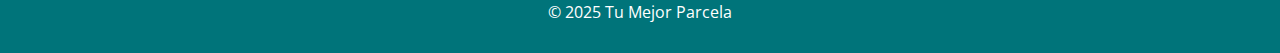
<file: proyectos/mirador-cerro-castillo/index.html>
<!DOCTYPE html>
<html lang="es">
<head>
    <meta charset="UTF-8">
    <meta name="viewport" content="width=device-width, initial-scale=1.0">
    <title>Mirador Cerro Castillo | Tu Mejor Parcela</title>
    <meta name="description" content="Descubre un nuevo estilo de vida con Tu Mejor Parcela, donde podrás conectar con la naturaleza, disfrutar de la tranquilidad y construir el hogar de tus sueños. Con 25 años en el rubro, te ayudamos con asesoría experta y opciones de pago personalizadas para que encuentres tu parcela ideal. Ya sea un refugio de fin de semana, un lugar para vivir rodeado de naturaleza o una inversión a largo plazo, ¡tenemos la opción perfecta para ti! vive la experiencia que siempre soñaste.">
    <meta name="keywords" content="proyectos, terreno, sostenibilidad, parcelas, arquitectura, paisajismo, paisaje, estilo de vida, patagonia, chile, regiones, naturales, naturaleza, turismo, vida, hogar, inversión, plusvalía">
    <!-- Favicon -->
    <link href="../../assets/icons/parcela_icon.svg" rel="icon">
    <link rel="preconnect" href="https://fonts.googleapis.com">
<link rel="preconnect" href="https://fonts.gstatic.com" crossorigin>
<link href="https://fonts.googleapis.com/css2?family=Open+Sans:wght@300;400;500;600;700&display=swap" rel="stylesheet">
<link href="https://fonts.googleapis.com/css2?family=Ubuntu&display=swap" rel="stylesheet">
    <link rel="stylesheet" href="../../assets/css/style.css">
</head>

<body>
    <nav class="navbar">
        <div class="logo">
            <a href="../../index.html">
            <img src="../../assets/icons/logo.svg" alt="Logo">
        </a>
        </div>           
        <!-- Checkbox para controlar el menú -->
        <input type="checkbox" class="menu-toggle" id="toggle-menu">
    
        <!-- Icono del menú (hamburguesa) -->
        <label for="toggle-menu" class="navbar-toggle">&#9776;</label>

        <div class="nav-links">
            <a href="../../quienes-somos/index.html" class="nav-item">QUIÉNES SOMOS</a>
            <a href="../index.html" class="nav-item proyectos">PROYECTOS</a>
            <a href="#contacto" class="nav-item contactanos">CONTÁCTANOS →</a>
        </div>
    </nav>

    <section class="proyects mirador">
        <div class="proyects-content">
            <h1>Mirador Cerro Castillo</h1>
        </div>
    </section>
    <section class="project-description">
        <div class="description-content">
            <div class="description-text">
                <p>Mirador Cerro Castillo está ubicado en el corazón de la Patagonia chilena, con parcelas con vista al Cerro Castillo y al Cerro Pirámide. Es ideal para amantes de la naturaleza, la pesca y los deportes al aire libre, ya que se encuentra en una zona rural rodeada de naturaleza y bosques nativos.</p>
                
                <ul class="features-list">
                    <li>66 parcelas (Última Área Común)</li>
                    <li>Superficies desde 5.000 mt2.</li>
                    <li>Precio desde: $19.990.000 CLP<br>
                        Reserva: $1.000.000 CLP</li>
                    <li>Cada parcela cuenta con ROL único y documentación legal al día. Entrega inmediata.</li>
                    <li>Opción de financiamiento con crédito directo.</li>
                </ul>
            </div>
            
            <div class="description-gallery2" style="max-width: 100%; overflow: hidden;">
                <div class="main-image">
                    <img src="img/caract-parcela-cerro-castillo-01.webp" alt="Vista principal Cerro Castillo">
                </div>
            </div>
        </div>
        <div class="gallery-container" style="max-width: 100%; overflow-x: auto; height: 100%; padding: 0;">
            <div class="gallery-item">
                <img src="img/galeria/parcela-aysen-01.webp" alt="Vista Cerro Castillo 1" style=" object-fit: cover;">
            </div>
            <div class="gallery-item">
                <img src="img/galeria/parcela-aysen-02.webp" alt="Vista Cerro Castillo 2" style="object-fit: cover;">
            </div>
            <div class="gallery-item">
                <img src="img/galeria/parcela-aysen-03.webp" alt="Vista Cerro Castillo 3" style="object-fit: cover;">
            </div>
            <div class="gallery-item">
                <img src="img/galeria/parcela-aysen-04.webp" alt="Vista Cerro Castillo 4" style="object-fit: cover;">
            </div>
            <div class="gallery-item">
                <img src="img/galeria/parcela-aysen-05.webp" alt="Vista Cerro Castillo 1" style=" object-fit: cover;">
            </div>
            <div class="gallery-item">
                <img src="img/galeria/parcela-aysen-06.webp" alt="Vista Cerro Castillo 2" style="object-fit: cover;">
            </div>
            <div class="gallery-item">
                <img src="img/galeria/parcela-aysen-07.webp" alt="Vista Cerro Castillo 3" style="object-fit: cover;">
            </div>
            <div class="gallery-item">
                <img src="img/galeria/parcela-aysen-08.webp" alt="Vista Cerro Castillo 4" style="object-fit: cover;">
            </div>
            <div class="gallery-item">
                <img src="img/galeria/parcela-aysen-09.webp" alt="Vista Cerro Castillo 4" style="object-fit: cover;">
            </div>
        </div>
    </section>
    <section class="project-features" style="background-image: url('img/agua.webp');">
        <div class="features-container">
            <div class="feature-item">
                <div class="feature-icon">
                    <img src="../../assets/icons/rasgos/water.svg" alt="Agua">
                </div>
                <div class="feature-content">
                    <h3>Agua</h3>
                    <p>Cada parcela cuenta con su propio arranque.</p>
                    <p class="feature-detail">Con sistema de agua instalado en la parcela n° 20</p>
                </div>
            </div>
    
            <div class="feature-item">
                <div class="feature-icon">
                    <img src="../../assets/icons/rasgos/shop.svg" alt="Comercios">
                </div>
                <div class="feature-content">
                    <h3>Cercanía a comercios</h3>
                    <p>Cercanía a comercios locales</p>
                </div>
            </div>
    
            <div class="feature-item">
                <div class="feature-icon">
                    <img src="../../assets/icons/rasgos/4g.svg" alt="Conectividad">
                </div>
                <div class="feature-content">
                    <h3>Conectividad móvil</h3>
                    <p>Conectividad móvil 4G</p>
                </div>
            </div>
    
            <div class="feature-item">
                <div class="feature-icon">
                    <img src="../../assets/icons/rasgos/energy.svg" alt="Electricidad">
                </div>
                <div class="feature-content">
                    <h3>Electricidad</h3>
                    <p>Energía limpia mediante paneles solares</p>
                    <p class="feature-detail">Convenio con Ingeniería Bosch, además de postación en la orilla de la parcelación.</p>
                </div>
            </div>
        </div>
    </section>
    <section class="ubication">
     
        <div class="ubication-container">
            <div class="ubication-info">
                <h2>Ubicación</h2>
                <p>El proyecto se encuentra en Coyhaique,<br> Región de Aysén, Chile.</p>
                
                <h3>Lugares Cercanos:</h3>
                <ul class="ubication-list">
                    <li>A 9 kilómetros del cruce de Río Ibáñez</li>
                    <li>A 15 minutos de Villa Cerro Castillo</li>
                    <li>A 12 minutos de Puerto Ibáñez</li>
                    <li>A 10 minutos de Pronto Copec</li>
                </ul>
            </div>
            <div class="ubication-map">
                <img src="img/mapa-cerro-castillo.webp" alt="Camino de acceso a Mirador Cerro Castillo">
            </div>
        </div>
    </section>
    <section class="feature-two-reverse">
        <div class="feature-two-reverse-image">
            <img src="img/projects.webp" alt="Camino de acceso a Mirador Cerro Castillo">
        </div>
        <div class="feature-two-reverse-container">
           
            <div class="feature-two-reverse-content">
                <h2>Actividades <br> en la Zona</h2>
                <ul class="feature-two-reverse-list">
                    <li>Trekking.</li>
                    <li>Mountain bike.</li>
                    <li>Pesca en mosca.</li>
                    <li>Escalamiento</li>
                </ul>
            </div>
        </div>
    </section>
    
       <section class="feature-two">
        <div class="feature-two-image">
            <img src="img/actividades.webp" alt="Camino de acceso a Mirador Cerro Castillo">
        </div>
        <div class="feature-two-container">
            
            <div class="feature-two-content">
                <h2>Accesos</h2>
                <ul class="feature-two-list">
                    <li>
                        <strong>Acceso principal:</strong> Camino pavimentado desde el Aeropuerto Balmaceda hasta la entrada del proyecto.
                    </li>
                    <li>
                        <strong>Acceso interno:</strong> Camino interior en excelentes condiciones.
                    </li>
                    <li>
                        <strong>Entrada privada:</strong> Portón exclusivo para la parcelación.
                    </li>
                </ul>
            </div>    
        </div>
    </section>

    <section class="gallery2">
        <h2 class="gallery2-title">Lo que puedes encontrar en Mirador Cerro Castillo</h2>
        <div class="gallery2-container">
            <div class="gallery2-item wide"><img src="img/gallery/flora-parcela-cerro-castillo-07.webp" alt="Flora Cerro Castillo"></div>
            <div class="gallery2-item item"><img src="img/gallery/flora-parcela-cerro-castillo-09.webp" alt="Flora Cerro Castillo"></div>
            <div class="gallery2-item item"><img src="img/gallery/flora-parcela-cerro-castillo-08.webp" alt="Flora Cerro Castillo"></div>
            <div class="gallery2-item item"><img src="img/gallery/flora-parcela-cerro-castillo-01.webp" alt="Flora Cerro Castillo"></div>
            <div class="gallery2-item wide"><img src="img/gallery/flora-parcela-cerro-castillo-04.webp" alt="Flora Cerro Castillo"></div>
            <div class="gallery2-item item"><img src="img/gallery/flora-parcela-cerro-castillo-010.webp" alt="Flora Cerro Castillo"></div>
            <div class="gallery2-item wide"><img src="img/gallery/flora-parcela-cerro-castillo-03.webp" alt="Flora Cerro Castillo"></div>
            <div class="gallery2-item item"><img src="img/gallery/flora-parcela-cerro-castillo-05.webp" alt="Flora Cerro Castillo"></div>
            <div class="gallery2-item item"><img src="img/gallery/flora-parcela-cerro-castillo-02.webp" alt="Flora Cerro Castillo"></div>
        </div>
    </section>
    
    <section class="contacto" id="contacto" style="background-image: url('img/contact-cerro-castillo.webp');">
        <div class="contacto-container">
            <div class="contacto-title">
                <h2>Empieza hoy el camino <br>hacia tu lugar ideal, contáctanos.</h2>
            </div>
            <div id="form-contacto">
                <div style="width:100%;height:500px;" data-fillout-id="1x6xWwqJ6Xus" data-fillout-embed-type="standard" data-fillout-inherit-parameters data-fillout-dynamic-resize></div>
                <script src="https://server.fillout.com/embed/v1/"></script>
            </div>
        </div>
    </section>

            <!-- Modal Open Photo -->
                <div id="modal" class="modal">
                    <span class="close">&times;</span>
                        <div class="modal-content">
                            <button class="modal-arrow prev">‹</button>
                            <img id="modal-img">
                            <button class="modal-arrow next">›</button>
                        </div>   
                </div>

                <script src="../../assets/js/scripts.js" defer></script>

    <footer>
        <p>&copy; 2025 Tu Mejor Parcela</p>
    </footer>

    
</body>
</html>
</file>
<file: assets/css/style.css>
@font-face {
font-family:'dream_orphansregular';
src:url(../fonts/dream_orphans-webfont.woff2) format("woff2"),url(../fonts/dream_orphans-webfont.woff) format("woff");
font-weight:400;
font-style:normal;
letter-spacing:4%;
font-display: swap;
}

* {
font-family:'Open Sans',sans-serif;
margin:0;
padding:0;
box-sizing:border-box
}

h1,h4,h6,.hero-content h1,.beneficios-header h2,.contacto-title h2 {
font-family:'dream_orphansregular';
font-weight:lighter
}

h2,.slide-content h2 {
font-family:'dream_orphansregular';
font-weight:lighter;
letter-spacing: .1rem;
}

h3,h5 {
font-family:"Ubuntu",serif;
font-weight:400;
font-style:normal
}

.swal2-title {
font-family:'Open Sans',sans-serif
}

.navbar {
display:flex;
justify-content:space-between;
align-items:center;
background-color:#fff;
padding:20px
}

.navbar .logo img {
width:183px;
height:30px;
object-fit:contain
}

.nav-links {
display:flex;
list-style-type:none;
padding:0;
margin:0;
align-items:center
}

.nav-links .nav-item {
color:#00747A;
text-decoration:none;
font-size:18px;
margin:0 15px;
padding:16px 24px
}

.nav-links .nav-item:hover {
color:#019ea7
}

.menu-toggle {
display:none
}

.navbar-toggle {
display:none;
font-size:30px;
color:#fff;
background-color:#00747A;
cursor:pointer;
padding:10px
}

.nav-item.contactanos {
color:#ffff
}

@media screen and (max-width: 768px) {
.nav-links {
display:none;
width:100%;
flex-direction:column;
text-align:center;
background-color:#fff;
position:absolute;
top:80px;
left:0;
padding:10px 0
}

.nav-links .nav-item {
margin:10px 0;
padding:10px
}

.navbar-toggle {
display:block
}

.menu-toggle:checked + .navbar-toggle + .nav-links {
display:flex
}
}

html {
scroll-behavior:smooth
}

.proyectos {
background-color:#E5F2F0;
padding:1rem;
border-radius:50px
}

.contactanos {
background-color:#00747A;
color:#fff;
padding:1rem 1.5rem;
border-radius:50px
}

.hero {
width:100%;
height:90vh;
background-image:url(../img/hero/hero_parcela.webp);
background-size:cover;
background-position:center;
background-repeat:no-repeat;
display:flex;
align-items:center;
justify-content:center
}

.hero-content {
text-align:center;
color:#fff
}

.hero-content h1 {
font-size:6rem;
text-shadow:2px 2px 4px rgba(0,0,0,0.5)
}

.quienes-somos {
width:100%;
height:60vh;
background-image:url(../img/hero/hero-quienes-somos.webp);
background-size:cover;
background-position:center;
background-repeat:no-repeat;
display:flex;
align-items:center;
justify-content:center
}

.quienes-somos-content {
text-align:center;
color:#fff
}

.quienes-somos-content h1 {
font-size:6rem;
text-shadow:2px 2px 4px rgba(0,0,0,0.5)
}

.proyects {
width:100%;
height:60vh;
background-image:url(../img/hero/hero_proyectos2.webp);
background-size:cover;
background-position:center;
background-repeat:no-repeat;
display:flex;
align-items:center;
justify-content:center
}

.proyects.mirador {
    background-image: url(../../proyectos/mirador-cerro-castillo/img/cerro-castillo.webp);
}
.proyects.palena {
    background-image: url(../../proyectos/cuenca-palena/img/hero-cuenca-palena.webp);
}
.proyects.casablanca {
    background-image: url(../../proyectos/altos-de-casablanca/img/hero-casablanca.webp);    
}
.proyects.altamira {
    background-image: url(../../proyectos/altamira/img/parcela-altamira.webp);
}

.proyects-content {
text-align:center;
color:#fff
}

.proyects-content h1 {
font-size:6rem;
text-shadow:2px 2px 4px rgba(0,0,0,0.5)
}

.beneficios,
.testimonios {
padding:5rem 2rem;
background-color:#f8f9fa;
}

.beneficios-header,
.testimonios-header {
text-align:center;
max-width:800px;
margin:0 auto 4rem
}

.beneficios-header h2,
.testimonios-header h2 {
color:#00747A;
font-size:2.2rem;
margin-bottom:1.5rem
}

.beneficios-header p,
.testimonios-header p {
color:#333;
font-size:1.1rem;
line-height:1.6
}

.beneficios-grid {
display:grid;
grid-template-columns:repeat(3,1fr);
gap:2rem;
max-width:1200px;
margin:0 auto
}

.proyectos-grid {
display:grid;
grid-template-columns:repeat(4,1fr);
gap:2rem;
max-width:1200px;
margin:0 auto
}

.beneficio-card {
background:#fff;
padding:2rem;
border-radius:10px;
text-align:center;
box-shadow:0 2px 10px rgba(0,0,0,0.05)
}

.beneficio-card h3 {
    color:#333;
    margin-bottom:1rem
    }
    
.beneficio-card p,
.testimonio-card p {
    color:#333
    }
    
.testimonio-card h4 {
    font-family: 'Open Sans', sans-serif;
    font-weight: normal;
    }    
    
.testimonio-card {
    font-family: 'Open Sans', sans-serif;
    background: #fcfcfc;
    max-width: 900px;
    padding: 2rem;
    border-radius: 10px;
    align-items:center;
    justify-content:center;
    text-align: center;
    margin: 0 auto;
    box-shadow:0 2px 10px rgba(0,0,0,0.05)
    }
    
.proyectos-card {
background:#fff;
padding:2rem;
border-radius:10px;
text-align:center;
box-shadow:0 2px 10px rgba(0,0,0,0.05)
}

.beneficio-icon {
background-color:#E5F2F0;
width:80px;
height:80px;
border-radius:50%;
display:flex;
align-items:center;
justify-content:center;
margin:0 auto 1.5rem
}

.beneficio-icon img {
width:50px;
height:50px
}

@media (max-width: 768px) {
    .hero-content h1,
    .quienes-somos-content h1,
    .proyects-content h1 {
        font-size: 5rem;
    }
}

@media screen and (max-width: 768px) {
    .beneficios {
     padding:2rem 2rem;
 }

 @media (max-width: 600px) {
    .hero {
        background-image: url(../img/hero/hero_parcela-movil.webp);
    }
    .proyects.general {
        background-image: url(../img/hero/hero_proyectos2-movil.webp);
    }
    .quienes-somos {
        background-image: url(../img/hero/hero-quienes-somos-movil.webp);
    }
    .proyects.mirador {
        background-image: url(../../proyectos/mirador-cerro-castillo/img/cerro-castillo-movil.webp);
    }
    .proyects.palena {
        background-image: url(../../proyectos/cuenca-palena/img/cuenca-palena-movil.webp);
    }
    .proyects.casablanca {
        background-image: url(../../proyectos/altos-de-casablanca/img/casablanca-movil.webp);    
    }
    .proyects.altamira {
        background-image: url(../../proyectos/altamira/img/altamira-movil.webp);
    }
}
    .beneficios-grid {
grid-template-columns:1fr;
gap:1.5rem
}

.proyectos-grid {
grid-template-columns:1fr;
gap:1.5rem
}

.beneficio-card {
padding:1.5rem
}

.beneficios-header h2 {
font-size:2rem
}

.beneficios-header p {
font-size:1rem
}
}

@media (max-width: 968px) {
    .testimonios-grid {
    grid-template-columns:repeat(2,1fr)
    }
    }
    
    @media (max-width: 768px) {
    .testimonios-grid {
    grid-template-columns:1fr
    }
    
    .testimonios-header h2 {
    font-size:2rem
    }
    }

.slider-section {
padding:0 20px;
margin:40px 0
}

.slider {
position:relative;
max-width:1200px;
margin:0 auto
}

.slider-container {
border-radius:25px;
overflow:hidden;
position:relative;
height:500px;
background-color:#f0f0f0
}

.slide {
position:absolute;
width:100%;
height:100%;
opacity:0;
transition:opacity .4s ease;
visibility:hidden
}

.slide.active {
opacity:1;
visibility:visible
}

.slide-wrapper {
position:relative;
width:100%;
height:100%
}

.slide img {
width:100%;
height:100%;
object-fit:cover
}

.slide-content {
position:absolute;
right:0;
top:0;
transform:none;
color:#fff;
text-align:right;
max-width:50%;
padding: 50px;
display:flex;
flex-direction:column;
height:100%;
justify-content:center
}

.slide-content-left {
left:0;
right:auto;
text-align:left;
padding:40px;
display:flex;
flex-direction:column;
height:100%;
justify-content:center
}

.slide-content h2 {
font-size:2.6rem;
margin-bottom:1.5rem;
line-height:1.2
}

.slide-content p {
font-size:1.5rem;
margin-bottom:2rem
}

@media (max-width: 768px) {
.slider-container {
height:400px
}

.slide-content,.slide-content-left {
max-width:50%;
padding: 40px;
}

.slide-content h2,.slide-content-left h2 {
font-size:2rem;
margin-bottom:1rem;
}

.slide-content p,.slide-content-left p {
font-size:1rem;
margin-bottom:1.5rem
}
}

@media (max-width: 480px) {
.slider-container {
height:250px
}

.slide-content,.slide-content-left {
    max-width:85%;
    padding:15px;
    min-height:200px
    }


.slide-content h2,.slide-content-left h2 {
font-size:1.5rem;
margin-bottom:.2rem
}

.slide-content p, .slide-content-left p {
font-size:1rem;
margin-bottom:1rem
}
}

.mis-cards .slide-content {
    background-color:#00747A
    }
    
.mis-cards .slide-content h3 {
    font-size: 1.5rem;
    font-weight:normal;
    margin-bottom: 1.5rem;
    color:#FFE9A4
  }

  @media (max-width: 768px) {
    .mis-cards .slide-content h3 {
        font-size: 16px;
        font-weight:normal;
        margin-bottom: 1rem;
        color:#FFE9A4
      }
  }
@media (max-width: 480px) {
    .mis-cards .slide-content,
    .mis-cards .slide-content-left {
        width:41%;
        padding:5px;
        min-height:200px;
        text-align: center; 
        }
    .mis-cards .slide-content p {
        display: none; /* Ocultar párrafos en móviles */
      }
    
    .mis-cards .slide-content h3 {
        font-size: 12px;
        font-weight:normal;
        margin-top: 1.5rem;
        margin-bottom: 1rem;
        color:#FFE9A4
      }
}
.slider-arrow {
position:absolute;
top:50%;
transform:translateY(-50%);
background:rgba(255,255,255,0.5);
border:none;
width:40px;
height:40px;
border-radius:50%;
font-size:24px;
cursor:pointer;
z-index:2;
color:#333;
display:flex;
align-items:center;
justify-content:center;
transition:background-color .3s
}

.slider-arrow:hover {
background:rgba(255,255,255,0.8)
}

.slider-arrow.prev {
left:5px
}

.slider-arrow.next {
right:5px
}

.slider-arrow {
font-size:20px;
font-weight:700
}

.btn-proyectos {
display:inline-block;
padding:1rem 2rem;
background-color:#FFE9A4;
color:#003A3D;
text-decoration:none;
border-radius:30px;
font-weight:600;
transition:background-color .3s;
margin-top:auto;
align-self:flex-end
}

.btn-proyectos:hover {
background-color:#E3CF92
}

@media (max-width: 768px) {
.btn-proyectos {
padding:.8rem 1.5rem;
font-size:1.1rem;
font-size:14px
}
}

@media (max-width: 480px) {
.btn-proyectos {
padding:.6rem 1.2rem;
font-size:1rem;
width:100%;
text-align:center;
font-size:12px;
margin-bottom: 1.5rem;
}
}

.btn-proximos {
display:inline-block;
padding:1rem 2rem;
background-color:#003A3D;
color:#fff;
text-decoration:none;
border-radius:30px;
font-weight:400;
transition:background-color .3s;
align-self:flex-end;
margin-top:auto
}

.btn-proximos:hover {
background-color:#3f9b9b
}

@media (max-width: 768px) {
.btn-proximos {
padding:.5rem 1.5rem;
font-size:1.1rem;
font-size:14px
}
}

@media (max-width: 480px) {
.btn-proximos {
padding:.6rem 5px;
width:100%;
text-align:center;
font-size:14px;
margin-bottom: 2rem;
}
}

.btn-proximos-left {
    align-self: flex-start; 
    margin-left: 0; 
    margin-right: auto; 
}

@media (max-width: 480px) {
    .btn-proximos-left {
        padding:.6rem 5px; 
        margin-bottom: 2rem;
        text-align:center;
    }
}
footer {
text-align:center;
padding:30px;
background-color:#00747A
}

footer p {
margin:0;
color:#fff
}

.contacto {
background-image:url(../img/contact/home_contacto.webp);
background-size:cover;
background-position:center;
padding:60px 20px;
min-height:100vh;
display:flex;
align-items:center
}

.contacto-container {
width:100%;
max-width:1200px;
margin:0 auto;
display:flex;
justify-content:space-between;
align-items:center;
gap:40px
}

.contacto-title {
flex:1;
padding-left:60px
}

.contacto-title h2 {
color:#FFE9A4;
font-size:3em;
line-height:1.2;
max-width:600px
}

#form-contacto {
    width: 100%;
    max-width:500px;
    margin: 0 auto;
    padding:40px;
    border-radius:20px;
    
    }

    @media (max-width: 600px) {
    #form-contacto {
        max-width:100%;
        padding:20px
        }
    }

@media (max-width: 968px) {
.contacto-container {
flex-direction:column;
text-align:center
}

.contacto-title {
padding-left:0
}

.contacto-title h2 {
font-size:2.5em;
margin:0 auto
}
}



.gallery {
padding:4rem 2rem;
background:#f5f5f5;
overflow:hidden
}

.gallery-container {
display:flex;
gap:1.5rem;
padding:1rem;
max-width:100%;
overflow-x:auto;
scroll-behavior:smooth;
cursor:pointer;
-webkit-overflow-scrolling:touch;
scrollbar-width:none;
-ms-overflow-style:none;
user-select:none;
-webkit-user-select:none;
-moz-user-select:none;
-ms-user-select:none
}

.gallery-container.active {
cursor:pointer;
scroll-behavior:auto
}

.gallery-container::-webkit-scrollbar {
display:none
}

.gallery-item {
position:relative;
width:450px;
height:350px;
flex:0 0 auto;
overflow:hidden;
border-radius:10px
}

.gallery-item img {
width:100%;
height:100%;
object-fit:cover;
transition:transform .3s ease;
user-select:none;
-webkit-user-select:none;
-moz-user-select:none;
-ms-user-select:none;
-webkit-user-drag:none;
-webkit-touch-callout:none
}

.gallery-overlay {
position:absolute;
bottom:0;
left:0;
right:0;
background:linear-gradient(transparent,rgba(0,0,0,0.8));
color:#fff;
padding:2rem;
transform:translateY(100%);
transition:transform .3s ease
}

.gallery-item:hover img {
transform:scale(1.1)
}

.gallery-item:hover .gallery-overlay {
transform:translateY(0)
}

.gallery-overlay h3 {
font-size:1.5rem;
margin-bottom:.5rem
}

.gallery-overlay p {
font-size:1rem;
margin-bottom:1rem
}

.gallery-btn {
display:inline-block;
background:#F5E6C9;
color:#333;
padding:.5rem 1.5rem;
border-radius:25px;
text-decoration:none;
font-weight:700;
transition:background-color .3s ease
}

.gallery-btn:hover {
background:#f0d9b0
}

@media (max-width: 768px) {
    .gallery {
        padding:2rem 1rem;
    }
    .gallery-item {
min-width:250px;
height:250px
}

.gallery-overlay {
transform:translateY(0);
background:linear-gradient(transparent,rgba(0,0,0,0.9))
}
}

.gallery2 {
padding:4rem 10rem;
background:#f5f5f5
}

.gallery2-container {
display:grid;
grid-template-columns:repeat(auto-fit,minmax(250px,1fr));
gap:10px;
padding:20px
}

.gallery2-item {
position:relative;
overflow:hidden;
border-radius:8px
}

.gallery2-item img {
width:100%;
height:100%;
object-fit:cover
}

.gallery2-item.wide {
grid-column:span 2
}

.gallery2-item.big {
grid-column:span 2;
grid-row:span 2
}

.gallery2-item::before {
content:"";
display:block;
padding-top:75%
}

.gallery2-item img {
position:absolute;
top:0;
left:0;
width:100%;
height:100%;
object-fit:cover;
transition:transform .3s ease-in-out
}

@media (max-width: 768px) {
.gallery2-container {
grid-template-columns:repeat(2,1fr)
}
}

@media (max-width: 480px) {
.gallery2 {
    padding:1rem 1rem;
    background:#f5f5f5
    }
}

@media (max-width: 480px) {
    .gallery2-container {
        grid-template-columns: 1fr;
        gap:10px;
        padding:5px;
    }
}



.modal {
display:none;
position:fixed;
z-index:1000;
padding-top:3%;
left:0;
top:0;
width:100%;
height:100%;
overflow:auto;
background-color:rgba(0,0,0,0.8)
}

.modal-content {
position:relative;
display:flex;
align-items:center;
justify-content:center;
width:900px;
height:700px;
margin:auto
}

.modal-arrow {
position:absolute;
top:50%;
transform:translateY(-50%);
background:rgba(0,0,0,0.5);
color:#fff;
padding:10px 15px;
border:none;
cursor:pointer;
font-size:20px;
z-index:1001
}

.modal-arrow.prev {
left:10px
}

.modal-arrow.next {
right:10px
}

#modal-img {
max-width:100%;
max-height:100%;
object-fit:contain
}

@media (max-width: 768px) {
    .modal {
        padding-top:30%;
    }
    
        .modal-content {
    width:90%;
    height:auto;
    
    }
    .modal-arrow.prev {
        left:1px
        }
        
        .modal-arrow.next {
        right:1px
        }
    }

.close {
position:absolute;
top:15px;
right:25px;
color:#fff;
font-size:35px;
font-weight:700;
cursor:pointer
}

.proyecto-cards {
padding:4rem 2rem;
background-color:#fff
}

.proyecto-header {
text-align:center;
max-width:800px;
margin:0 auto 3rem
}

.proyecto-header h2 {
font-size:2.5rem;
margin-bottom:1.5rem;
color:#333
}

.proyecto-header p {
font-size:1.2rem;
color:#666;
line-height:1.6
}

.proyecto-grid {
display:grid;
grid-template-columns:repeat(auto-fit,minmax(250px,1fr));
gap:2rem;
max-width:1200px;
margin:0 auto
}

.proyecto-card {
text-align:center;
padding:2rem;
background:#f8f8f8;
border-radius:10px;
transition:transform .3s ease
}

.proyecto-card:hover {
transform:translateY(-5px)
}

.proyecto-icon {
background-color:#E5F2F0;
width:80px;
height:80px;
border-radius:50%;
display:flex;
align-items:center;
justify-content:center;
margin:0 auto 1.5rem
}

.proyecto-icon img {
width:70%;
height:70%;
object-fit:contain
}

.proyecto-card p {
font-size:1.1rem;
color:#444;
margin:0
}

@media (max-width: 768px) {
.proyecto-header h2 {
font-size:2rem
}

.proyecto-grid {
grid-template-columns:1fr;
gap:1.5rem
}
}

.project-right {
display:flex;
align-items:stretch;
margin:2rem auto;
max-width:1200px;
background:#fff;
border-radius:20px;
overflow:hidden;
box-shadow:0 4px 6px rgba(0,0,0,0.1)
}

.project-left {
display:flex;
align-items:stretch;
margin:2rem auto;
max-width:1200px;
background:#fff;
border-radius:20px;
overflow:hidden;
box-shadow:0 4px 6px rgba(0,0,0,0.1)
}

.project-image {
flex:1;
min-height:400px
}

.project-image img {
width:100%;
height:100%;
object-fit:cover
}

.project-info {
flex:1;
padding:3rem;
background:#4A8B84;
color:#fff;
display:flex;
flex-direction:column;
justify-content:center
}

.project-info .region {
font-size:.9rem;
margin-bottom:1rem
}

.project-info h2 {
font-size:2.5rem;
margin-bottom:1.5rem;
line-height:1.2
}

.project-info p {
font-size:1.1rem;
margin-bottom:2rem;
line-height:1.6
}

.btn-project {
display:inline-block;
background:#F5E6C9;
color:#333;
padding:.8rem 2rem;
border-radius:25px;
text-decoration:none;
font-weight:700;
align-self:flex-start;
transition:background-color .3s ease
}

.btn-project:hover {
background:#f0d9b0
}

@media (max-width: 768px) {
.project-right {
flex-direction:column;
margin:1rem
}

.project-left {
flex-direction:column-reverse;
margin:1rem
}

.project-image {
min-height:300px
}

.project-info {
padding:2rem
}

.project-info h2 {
font-size:2rem
}
}

.cliente-tipo {
display:block;
color:#666;
font-size:.9rem;
margin-bottom:1.5rem
}

.project-description {
padding:4rem 2rem;
background-color:#fff
}

.description-content {
display:flex;
gap:4rem;
max-width:1200px;
margin:0 auto;
margin-bottom: 2rem;
}

.description-text {
flex:1;

}

.description-text p {
font-size:1.1rem;
line-height:1.6;
color:#333;
margin-bottom:2rem
}

.features-list {
list-style:none;
padding:0;

}

.features-list li {
position:relative;
padding-left:1.5rem;
margin-bottom:1rem;
color:#444;
line-height:1.4
}

.features-list li::before {
content:"•";
color:#4A8B84;
position:absolute;
left:0;
font-size:1.2rem
}

.description-gallery2 {
flex:1.5
}

.main-image {
margin-bottom:1rem;
border-radius:15px;
overflow:hidden
}

.main-image img {
width:100%;
height:400px;
object-fit:cover
}

.gallery2-grid {
display:grid;
grid-template-columns:repeat(3,1fr);
gap:1rem
}

.gallery2-grid img {
width:100%;
height:150px;
object-fit:cover;
border-radius:10px;
transition:transform .3s ease
}

.gallery2-grid img:hover {
transform:scale(1.05)
}

@media (max-width: 968px) {
.description-content {
flex-direction:column
}

.description-gallery2 {
order:-1
}

.main-image img {
height:300px
}

.gallery2-grid img {
height:120px
}
}

@media (max-width: 768px) {
.project-description {
padding:2rem 1rem
}

.gallery2-grid {
grid-template-columns:repeat(2,1fr)
}
}

.project-features {
padding:4rem 2rem;
background-color:#f8f9fa;
background-size:cover;
background-position:center;
color:#fff
}

.features-container {
display:grid;
grid-template-columns:repeat(auto-fit,minmax(250px,1fr));
gap:3rem;
max-width:1200px;
margin:0 auto
}

.feature-item {
display:flex;
gap:1.5rem;
align-items:flex-start
}

.feature-icon {
flex-shrink:0;
width:50px;
height:50px
}

.feature-icon img {
width:100%;
height:100%;
object-fit:contain;
filter:brightness(0) invert(1)
}

.feature-content {
flex-grow:1
}

.feature-content h3 {
font-size:1.2rem;
margin-bottom:.5rem;
color:#F5E6C9
}

.feature-content p {
font-size:1rem;
line-height:1.4;
margin-bottom:.5rem
}

.feature-detail {
font-size:.9rem;
opacity:.8
}

@media (max-width: 768px) {
.project-features {
padding:3rem 1rem
}

.features-container {
gap:2rem
}

.feature-item {
gap:1rem
}

.feature-icon {
width:40px;
height:40px
}
}

.ubication {
color:#00747A;
padding:4rem 1rem;
display:flex;
justify-content:center;
position:relative;
overflow:hidden;
background-color:#f8f9fa
}

.ubication-container {
display:flex;
gap:4rem;
max-width:1200px;
margin:0 auto;
padding:0 1rem;
box-sizing:border-box
}

.ubication-info {
flex:1;
padding:2rem;
box-sizing:border-box
}

.ubication-info h2 {
font-size:2.5rem;
color:#00747A;
margin-bottom:2rem
}

.ubication-info p {
font-size:1.2rem;
line-height:1.8;
color:#333;
margin-bottom:2.5rem
}

.ubication-info h3 {
font-size:1.5rem;
color:#00747A;
margin-bottom:1.5rem
}

.ubication-list {
list-style:none;
padding:0
}

.ubication-list li {
position:relative;
padding-left:1.5rem;
margin-bottom:1rem;
color:#333;
line-height:1.6;
font-size:1.1rem
}

.ubication-list li::before {
content:"•";
color:#E3CF92;
position:absolute;
left:0;
font-size:1.5rem
}

.ubication-map img {
width:100%;
height:100%;
object-fit:cover;
border-radius:15px;
box-shadow:0 4px 10px rgba(0,0,0,0.1)
}

@media (max-width: 968px) {
.ubication-container {
flex-direction:column;
gap:2rem;
padding:0 1rem
}

.ubication-info {
padding:1rem;
padding-top:15px;
height:0
}

.ubication-info h2 {
font-size:2rem
}

.ubication-info p {
font-size:1.1rem
}

.ubication-info h3 {
font-size:1.3rem
}

.ubication-map {
height:300px
}
}

@media (max-width: 768px) {
.ubication {
padding:2rem 1rem
}

.ubication-info h2 {
font-size:1.8rem
}

.ubication-info p {
font-size:1rem
}

.ubication-info h3 {
font-size:1.2rem
}

.ubication-list li {
font-size:1rem
}
}

.feature-two {
background-color:#00747A;
color:#fff;
padding:0;
display:flex;
justify-content:center;
position:relative;
overflow:hidden
}

.feature-two-container {
max-width:1200px;
width:100%;
margin:0 auto;
display:flex;
align-items:stretch;
position:relative;
flex-direction:row
}

.feature-two-content {
width:30%;
padding:2rem 1rem
}

.feature-two-image {
width:60%;
position:absolute;
right:0;
top:0;
bottom:0;
height:100%
}

.feature-two-image img {
width:100%;
height:100%;
object-fit:cover;
object-position:center
}

.feature-two-content h2 {
font-size:2rem;
margin-bottom:2rem;
font-weight:600
}

.feature-two-list {
list-style:none;
padding:0
}

.feature-two-list li {
margin-bottom:1.5rem;
line-height:1.6
}

.feature-two-list strong {
display:block;
margin-bottom:.5rem;
font-weight:600
}

.feature-two-reverse {
background-color:#00747A;
color:#fff;
padding:0;
display:flex;
justify-content:center;
position:relative;
overflow:hidden
}

.feature-two-reverse-container {
max-width:1200px;
width:50%;
margin:0 auto;
display:flex;
align-items:stretch;
position:relative;
flex-direction:row
}

.feature-two-reverse-content {
width:100%;
padding:2rem 3rem;

}

.feature-two-reverse-image {
width:100%;
position:relative;

}

.feature-two-reverse-image img {
width:100%;
height:100%;
object-fit:cover;
object-position:center
}

.feature-two-reverse-content h2 {
font-size:2rem;
margin-bottom:2rem;
font-weight:600
}

.feature-two-reverse-list {
list-style:none;
padding:0
}

.feature-two-reverse-list li {
margin-bottom:1.5rem;
line-height:1.6
}

.feature-two-reverse-list strong {
display:block;
margin-bottom:.5rem;
font-weight:600
}

@media (max-width: 650px) {
    .feature-two-container, .feature-two-reverse-container {
        flex-direction: column;
    }
    
    .feature-two-content, .feature-two-reverse-content {
        width: 120%;
        margin-top: 12rem;
        padding: 2rem 2rem;
    }
    
    .feature-two-image, .feature-two-reverse-image {
        position: absolute;
        width: 100%; /* Asegura que la imagen ocupe todo el ancho en pantallas pequeñas */
        height: 200px; /* Ajusté la altura de la imagen en pantallas móviles */
    }
}

.slider-dots {
position:absolute;
bottom:-20px;
left:50%;
transform:translateX(-50%);
display:flex;
gap:10px;
z-index:2
}

.dot {
width:12px;
height:12px;
border-radius:50%;
background-color:rgba(255,255,255,0);
border:2px solid #00747A;
cursor:pointer;
transition:background-color .3s ease
}

.dot.active {
background-color:#00747A
}

.cust-gallery {
padding:2rem;
max-width:1200px;
margin:0 auto
}

.cust-gallery-grid {
display:grid;
grid-template-columns:repeat(4,1fr);
grid-auto-rows:200px;
gap:1rem
}

.cust-gallery-item {
position:relative;
overflow:hidden;
border-radius:8px
}

.cust-gallery-item img {
width:100%;
height:100%;
object-fit:cover;
transition:transform .3s ease
}

.cust-gallery-item:hover img {
transform:scale(1.05)
}

.cust-gallery-item.wide {
grid-column:span 2
}

.cust-gallery-item.tall {
grid-row:span 2
}

.cust-gallery-item.big {
grid-column:span 2;
grid-row:span 2
}

@media (max-width: 780px) {
.cust-gallery-grid {
grid-template-columns:1fr;
grid-auto-rows:200px
}

.cust-gallery-item.wide,
.cust-gallery-item.tall,
.cust-gallery-item.big {
grid-column:span 1;
grid-row:span 1
}
}

.swal2-confirm.swal2-styled {
background-color:#00747A!important;
border-color:#003A3D!important;
color:#fff!important
}
</file>
<file: assets/css/overlay.css>
/* Modal oculto por defecto */
.overlay-proximo {
    position: absolute;
    top: 0;
    left: 0;
    width: 100%;
    height: 100%;
    display: grid;
    grid-template-columns: 1fr 1fr;
    gap: 2rem;
    align-items: center;
    padding: 2rem;
    background-color: rgba(0, 0, 0, 0.651);
    opacity: 0;
    visibility: hidden;
    transition: all 0.3s ease;
    color: white;
}

/* Mostrar el modal al hacer hover sobre la imagen del slider */
.slide-wrapper:hover .overlay-proximo {
    opacity: 1;
    visibility: visible;
}

/* Efectos de transición para los elementos dentro del modal */
.overlay-proximo .modal-content-left,
.overlay-proximo .modal-content-right {
    transform: translateY(20px);
    opacity: 0;
    transition: all 0.3s ease;
}

.slide-wrapper:hover .overlay-proximo .modal-content-left,
.slide-wrapper:hover .overlay-proximo .modal-content-right {
    transform: translateY(0);
    opacity: 1;
}

/* Pequeño retraso para el contenido derecho */
.slide-wrapper:hover .overlay-proximo .modal-content-right {
    transition-delay: 0.1s;
}

/* Asegura que el slide-wrapper tenga posición relativa para el modal absoluto */
.overlay-proximo .slide-wrapper {
    position: relative;
    width: 100%;
    height: 100%;
}

/* Estilos para el contenido dentro del modal */
.overlay-proximo h1 {
    font-size: 2rem;
    margin-bottom: 20px;
    letter-spacing: .1rem;
}

.overlay-proximo p {
    font-size: 1.5rem;
    margin-bottom: 20px;
}

.overlay-proximo ul {
    list-style-type: none;
    padding: 0;
}

.overlay-proximo li {
    font-size: 1rem;
}

.overlay-proximo .modal-content-left, 
.overlay-proximo .modal-content-right {
    display: flex;
    flex-direction: column;
    justify-content: center;
    gap: 1rem;
}

.overlay-proximo .modal-content-left {
    text-align: center;
}

.overlay-proximo .modal-content-right {
    text-align: center;
}
.overlay-proximo .btn-primary-modal {
    display: inline-block;
    padding: 20px;
    text-align: center;
    font-size: 20px;
    font-weight: 500;
    color: rgb(0, 0, 0);
    background-color: #FFF2C5;
    text-decoration: none;
    border-radius: 0px;
    align-self: center; /* Centra el botón verticalmente en su contenedor */
}
/* Adaptación para móviles */
@media (max-width: 768px) {
    .overlay-proximo {
        grid-template-columns: 1fr; /* Una sola columna en móviles */
        gap: .2rem;
        padding: 3rem;
        font-size: 1rem;
    }

    .overlay-proximo .modal-content-left, 
    .overlay-proximo .modal-content-right {
        text-align: center;
    }

    /* Ajustar el tamaño del texto del modal en pantallas pequeñas */
    .overlay-proximo p {
        font-size: 1rem; /* Tamaño más pequeño en dispositivos móviles */
    }

    .overlay-proximo ul {
        padding-left: 20px; /* Alineación de la lista */
    }

 @media (max-width: 480px) {
        .overlay-proximo {
            grid-template-columns: 1fr; /* Una sola columna en móviles */
            gap: .2rem;
            padding: 1.5rem;
            font-size: .5rem;
        }
    
        .overlay-proximo .modal-content-left, 
        .overlay-proximo .modal-content-right {
            text-align: center;
        }
    
        /* Ajustar el tamaño del texto del modal en pantallas pequeñas */
        .overlay-proximo h1,
        .overlay-proximo p {
            font-size: 1rem; /* Tamaño más pequeño en dispositivos móviles */
        }
    
        .overlay-proximo ul {
            padding-left: 20px; /* Alineación de la lista */
        }

    /* Ajustar la imagen del slider para que no se distorsione en dispositivos móviles */
    .overlay-proximo .slide-wrapper img {
        object-fit: cover; /* Mantiene la proporción de la imagen */
        height: 100%; /* Ocupa toda la altura del contenedor */
    }
}

/* Ajustes para el botón */
.overlay-proximo .btn-primary-modal {
    display: inline-block;
    padding: 20px;
    text-align: center;
    font-size: 20px;
    font-weight: 500;
    color: rgb(0, 0, 0);
    background-color: #FFF2C5;
    text-decoration: none;
    border-radius: 0px;
    align-self: center; /* Centra el botón verticalmente en su contenedor */
}

.overlay-proximo .btn-primary-modal:hover {
    background-color: #FFF2C5;  /* Cambia el color cuando se pasa el mouse */
}

/* Asegurar que los títulos también sean blancos */
.overlay-proximo h1,
.overlay-proximo h2,
.overlay-proximo h3,
.overlay-proximo p,
.overlay-proximo li {
    color: white;
}
}
</file>
